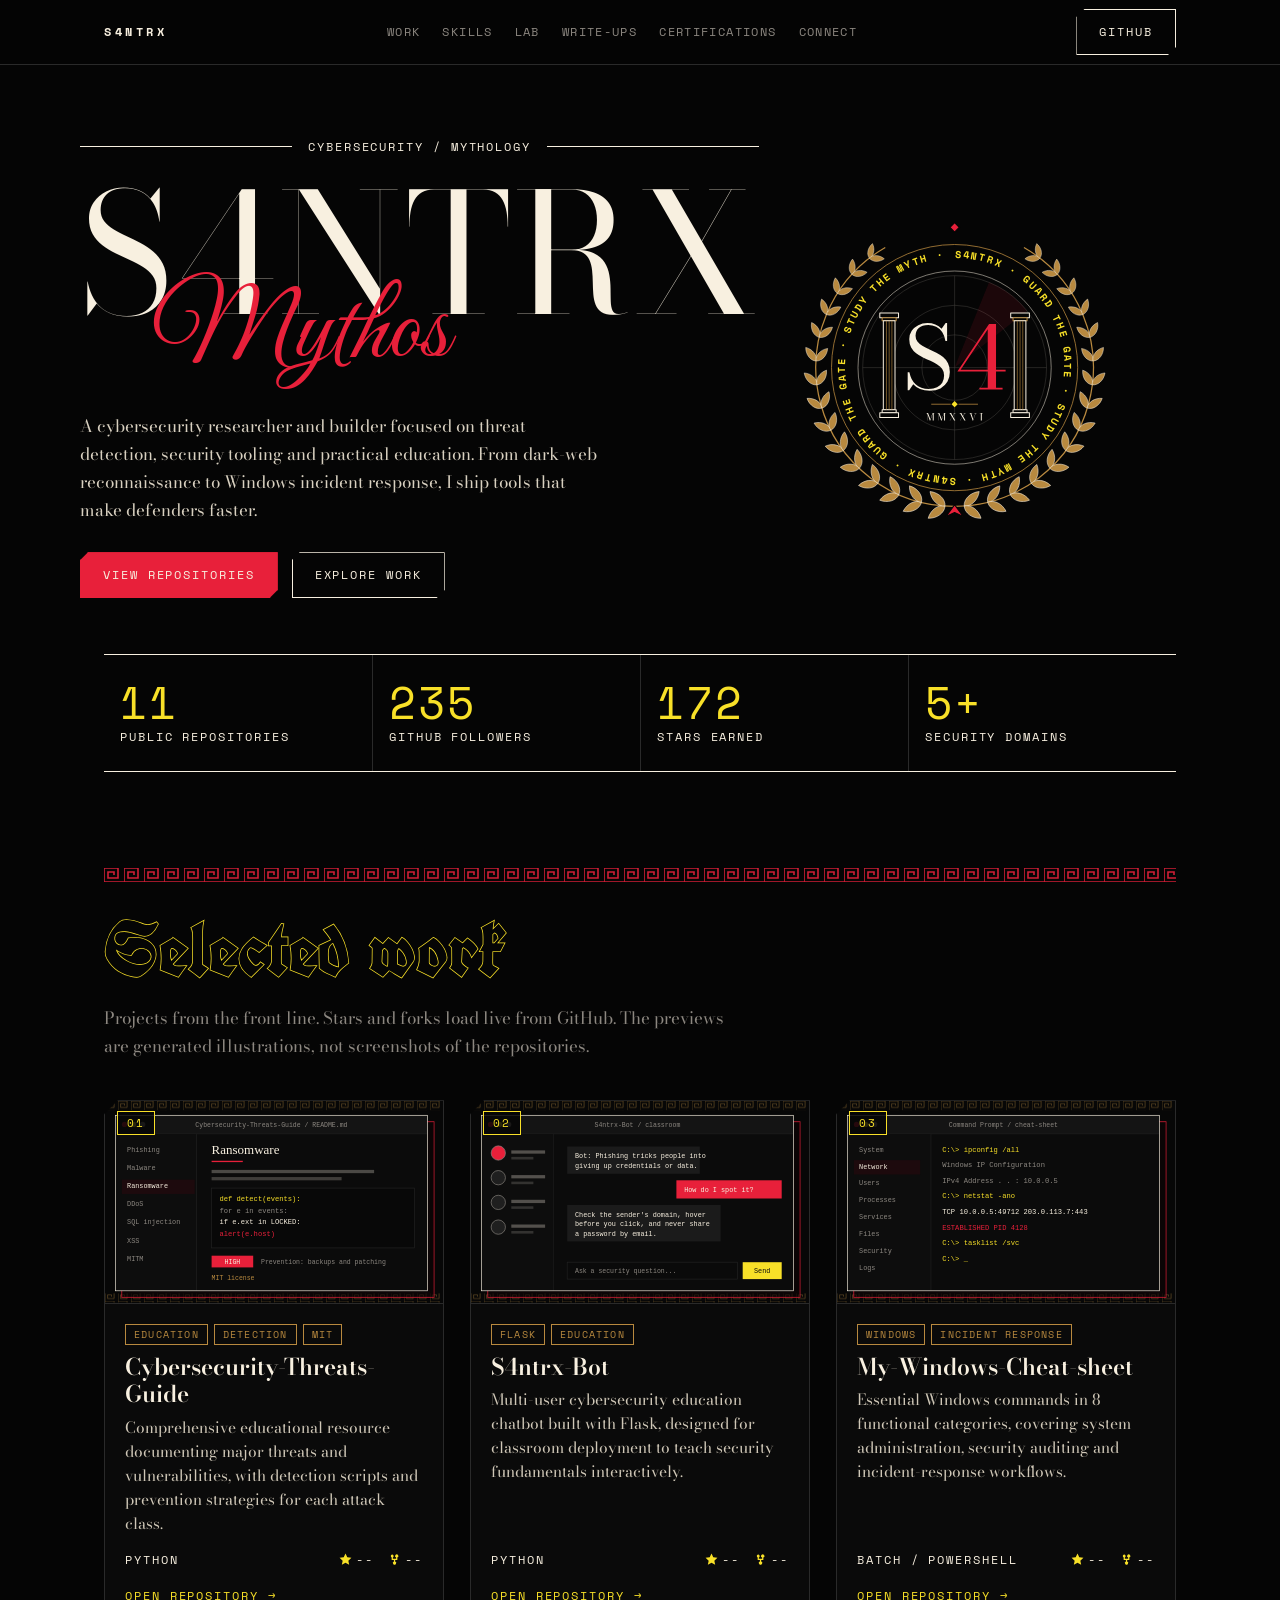
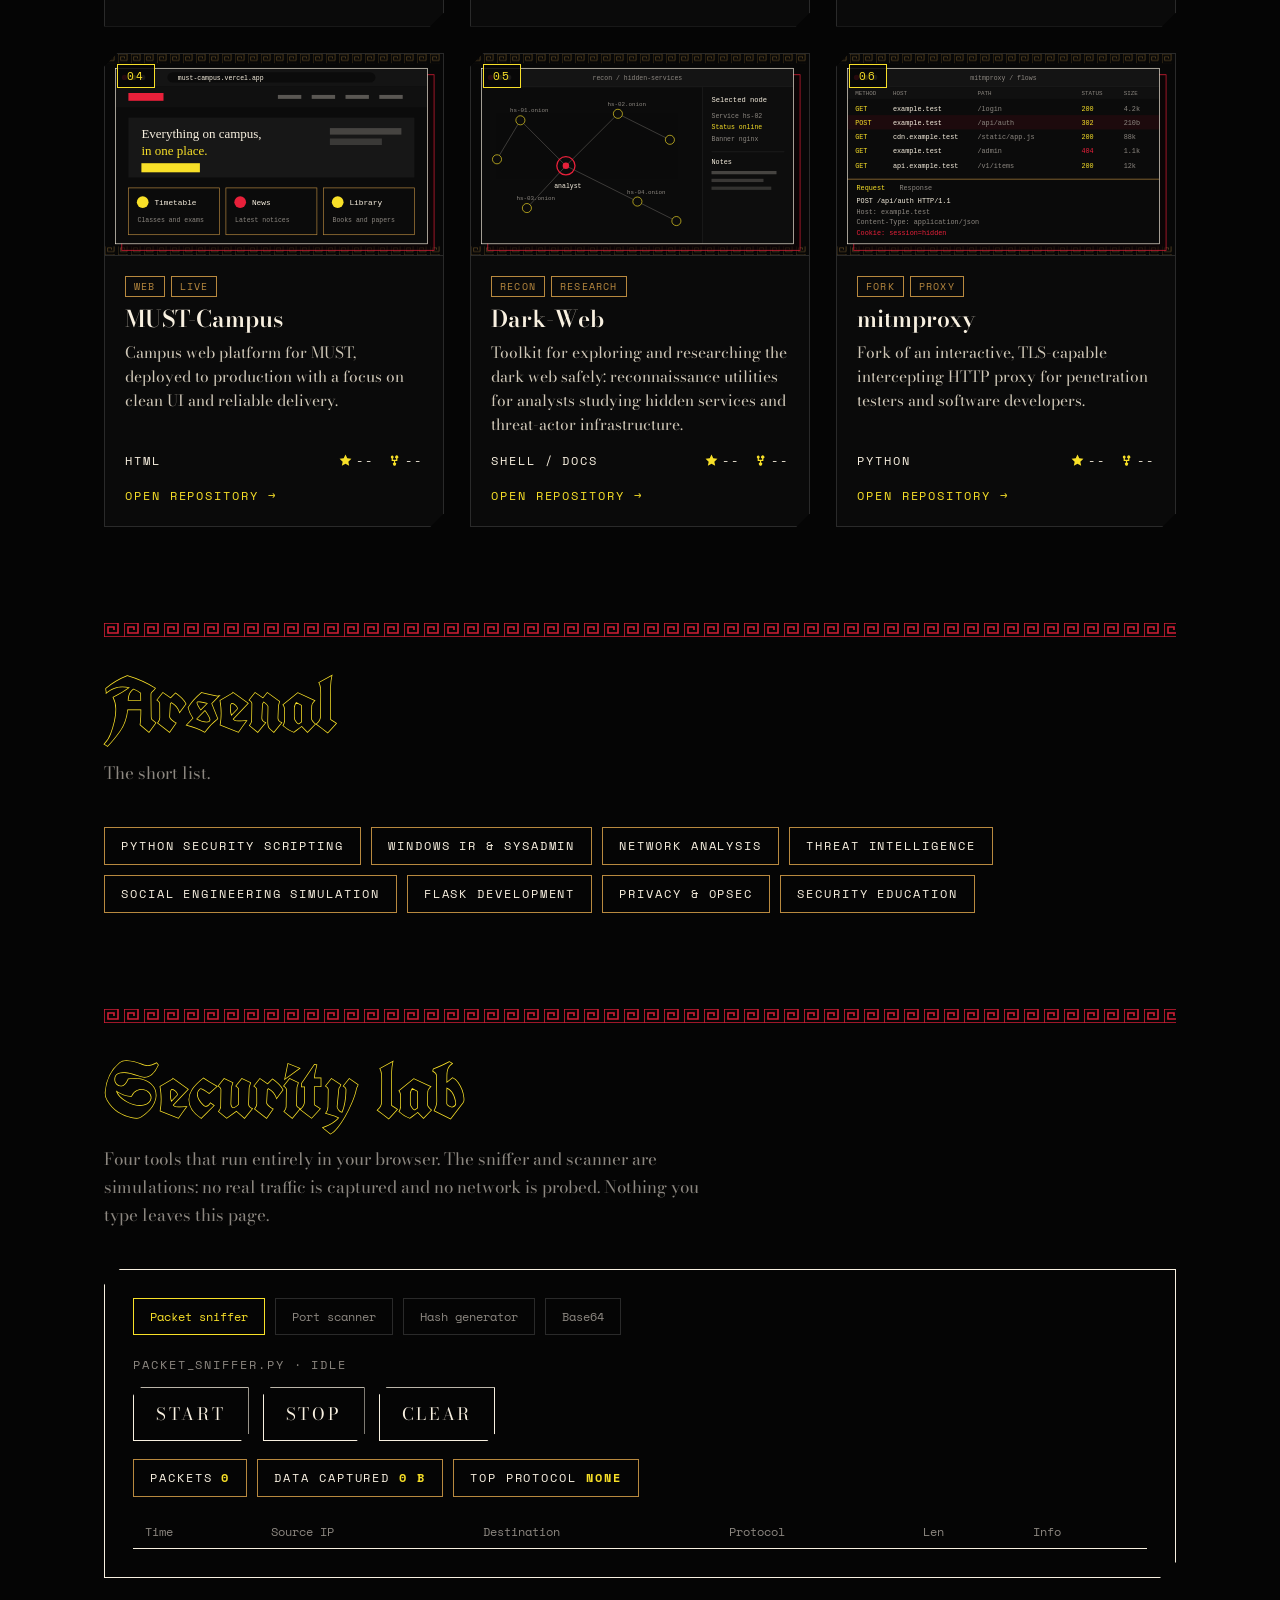
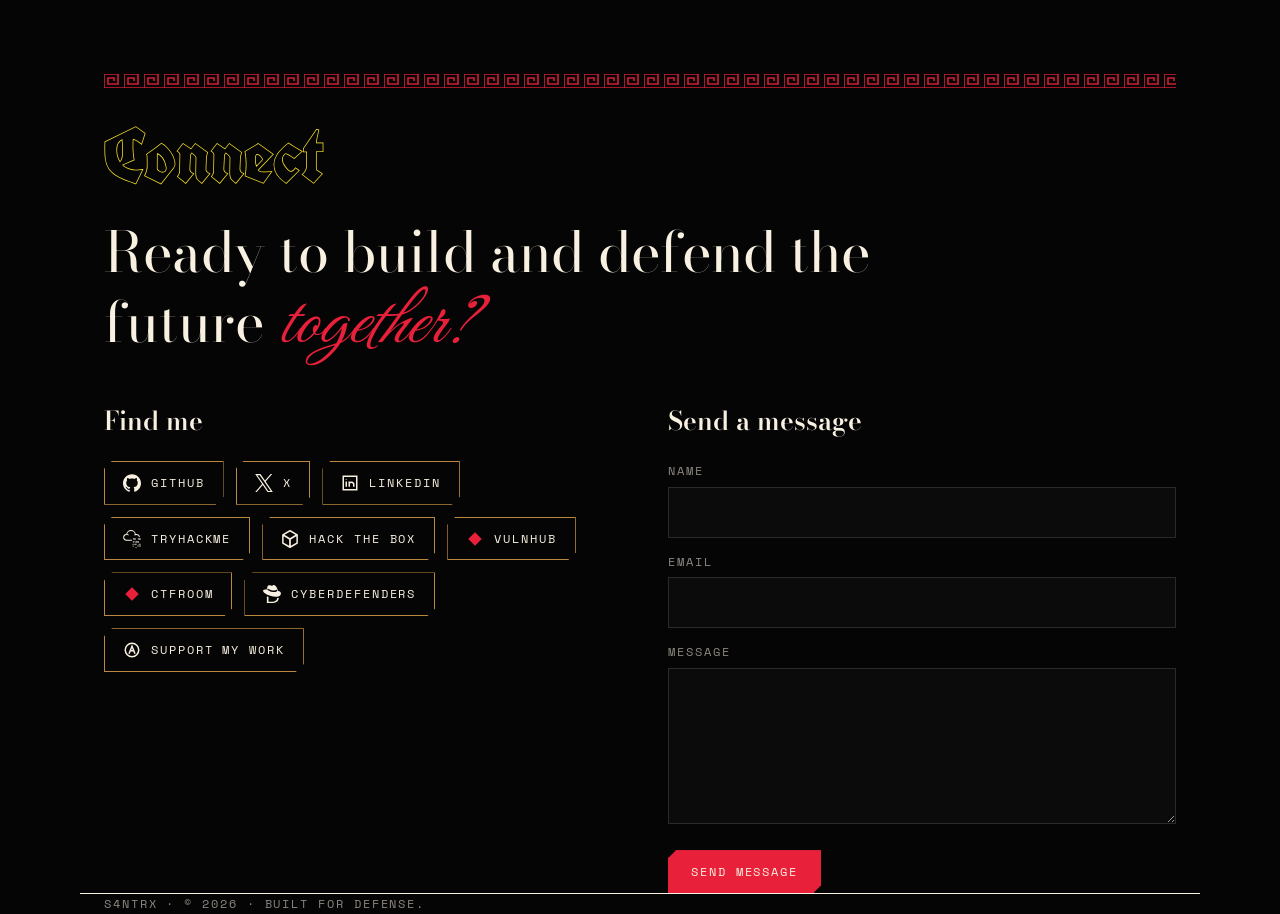
<file: index.html>
<!DOCTYPE html>
<html lang="en"><head><meta charset="utf-8"><meta name="viewport" content="width=device-width, initial-scale=1, viewport-fit=cover"><title>S4NTRX | Cybersecurity Researcher &amp; Tool Builder</title><meta name="description" content="S4NTRX builds threat-detection tooling, incident-response references and security education platforms."><link rel="icon" type="image/svg+xml" href="data:image/svg+xml,%3Csvg%20xmlns%3D%22http%3A%2F%2Fwww.w3.org%2F2000%2Fsvg%22%20viewBox%3D%22-200%20-200%20400%20400%22%3E%3Crect%20x%3D%22-200%22%20y%3D%22-200%22%20width%3D%22400%22%20height%3D%22400%22%20rx%3D%2264%22%20fill%3D%22%23050505%22%2F%3E%3Crect%20x%3D%22-190%22%20y%3D%22-190%22%20width%3D%22380%22%20height%3D%22380%22%20rx%3D%2256%22%20fill%3D%22none%22%20stroke%3D%22%23F8F0E0%22%20stroke-width%3D%225%22%2F%3E%3Cg%3E%3Cpath%20d%3D%22M0%20158A158%20158%200%200%200%2079.0%20-136.8%22%20fill%3D%22none%22%20stroke%3D%22%23B8893F%22%20stroke-width%3D%225%22%2F%3E%3Cpath%20transform%3D%22translate%2820.1%20156.7%29%20rotate%28-49.3%29%20scale%281.43%29%22%20d%3D%22M0%200C6-7%2018-7%2027%200%2018%207%206%207%200%200Z%22%20fill%3D%22%23B8893F%22%20stroke%3D%22%23050505%22%20stroke-width%3D%222%22%20stroke-linejoin%3D%22round%22%2F%3E%3Cpath%20transform%3D%22translate%2820.1%20156.7%29%20rotate%2834.7%29%20scale%281.43%29%22%20d%3D%22M0%200C6-7%2018-7%2027%200%2018%207%206%207%200%200Z%22%20fill%3D%22%23B8893F%22%20stroke%3D%22%23050505%22%20stroke-width%3D%222%22%20stroke-linejoin%3D%22round%22%2F%3E%3Cpath%20transform%3D%22translate%2863.1%20144.9%29%20rotate%28-65.5%29%20scale%281.39%29%22%20d%3D%22M0%200C6-7%2018-7%2027%200%2018%207%206%207%200%200Z%22%20fill%3D%22%23B8893F%22%20stroke%3D%22%23050505%22%20stroke-width%3D%222%22%20stroke-linejoin%3D%22round%22%2F%3E%3Cpath%20transform%3D%22translate%2863.1%20144.9%29%20rotate%2818.5%29%20scale%281.39%29%22%20d%3D%22M0%200C6-7%2018-7%2027%200%2018%207%206%207%200%200Z%22%20fill%3D%22%23B8893F%22%20stroke%3D%22%23050505%22%20stroke-width%3D%222%22%20stroke-linejoin%3D%22round%22%2F%3E%3Cpath%20transform%3D%22translate%28101.0%20121.5%29%20rotate%28-81.7%29%20scale%281.34%29%22%20d%3D%22M0%200C6-7%2018-7%2027%200%2018%207%206%207%200%200Z%22%20fill%3D%22%23B8893F%22%20stroke%3D%22%23050505%22%20stroke-width%3D%222%22%20stroke-linejoin%3D%22round%22%2F%3E%3Cpath%20transform%3D%22translate%28101.0%20121.5%29%20rotate%282.3%29%20scale%281.34%29%22%20d%3D%22M0%200C6-7%2018-7%2027%200%2018%207%206%207%200%200Z%22%20fill%3D%22%23B8893F%22%20stroke%3D%22%23050505%22%20stroke-width%3D%222%22%20stroke-linejoin%3D%22round%22%2F%3E%3Cpath%20transform%3D%22translate%28130.9%2088.4%29%20rotate%28-98.0%29%20scale%281.30%29%22%20d%3D%22M0%200C6-7%2018-7%2027%200%2018%207%206%207%200%200Z%22%20fill%3D%22%23B8893F%22%20stroke%3D%22%23050505%22%20stroke-width%3D%222%22%20stroke-linejoin%3D%22round%22%2F%3E%3Cpath%20transform%3D%22translate%28130.9%2088.4%29%20rotate%28-14.0%29%20scale%281.30%29%22%20d%3D%22M0%200C6-7%2018-7%2027%200%2018%207%206%207%200%200Z%22%20fill%3D%22%23B8893F%22%20stroke%3D%22%23050505%22%20stroke-width%3D%222%22%20stroke-linejoin%3D%22round%22%2F%3E%3Cpath%20transform%3D%22translate%28150.4%2048.3%29%20rotate%28-114.2%29%20scale%281.25%29%22%20d%3D%22M0%200C6-7%2018-7%2027%200%2018%207%206%207%200%200Z%22%20fill%3D%22%23B8893F%22%20stroke%3D%22%23050505%22%20stroke-width%3D%222%22%20stroke-linejoin%3D%22round%22%2F%3E%3Cpath%20transform%3D%22translate%28150.4%2048.3%29%20rotate%28-30.2%29%20scale%281.25%29%22%20d%3D%22M0%200C6-7%2018-7%2027%200%2018%207%206%207%200%200Z%22%20fill%3D%22%23B8893F%22%20stroke%3D%22%23050505%22%20stroke-width%3D%222%22%20stroke-linejoin%3D%22round%22%2F%3E%3Cpath%20transform%3D%22translate%28157.9%204.4%29%20rotate%28-130.4%29%20scale%281.21%29%22%20d%3D%22M0%200C6-7%2018-7%2027%200%2018%207%206%207%200%200Z%22%20fill%3D%22%23B8893F%22%20stroke%3D%22%23050505%22%20stroke-width%3D%222%22%20stroke-linejoin%3D%22round%22%2F%3E%3Cpath%20transform%3D%22translate%28157.9%204.4%29%20rotate%28-46.4%29%20scale%281.21%29%22%20d%3D%22M0%200C6-7%2018-7%2027%200%2018%207%206%207%200%200Z%22%20fill%3D%22%23B8893F%22%20stroke%3D%22%23050505%22%20stroke-width%3D%222%22%20stroke-linejoin%3D%22round%22%2F%3E%3Cpath%20transform%3D%22translate%28152.9%20-39.9%29%20rotate%28-146.6%29%20scale%281.16%29%22%20d%3D%22M0%200C6-7%2018-7%2027%200%2018%207%206%207%200%200Z%22%20fill%3D%22%23B8893F%22%20stroke%3D%22%23050505%22%20stroke-width%3D%222%22%20stroke-linejoin%3D%22round%22%2F%3E%3Cpath%20transform%3D%22translate%28152.9%20-39.9%29%20rotate%28-62.6%29%20scale%281.16%29%22%20d%3D%22M0%200C6-7%2018-7%2027%200%2018%207%206%207%200%200Z%22%20fill%3D%22%23B8893F%22%20stroke%3D%22%23050505%22%20stroke-width%3D%222%22%20stroke-linejoin%3D%22round%22%2F%3E%3Cpath%20transform%3D%22translate%28135.6%20-81.0%29%20rotate%28-162.9%29%20scale%281.12%29%22%20d%3D%22M0%200C6-7%2018-7%2027%200%2018%207%206%207%200%200Z%22%20fill%3D%22%23B8893F%22%20stroke%3D%22%23050505%22%20stroke-width%3D%222%22%20stroke-linejoin%3D%22round%22%2F%3E%3Cpath%20transform%3D%22translate%28135.6%20-81.0%29%20rotate%28-78.9%29%20scale%281.12%29%22%20d%3D%22M0%200C6-7%2018-7%2027%200%2018%207%206%207%200%200Z%22%20fill%3D%22%23B8893F%22%20stroke%3D%22%23050505%22%20stroke-width%3D%222%22%20stroke-linejoin%3D%22round%22%2F%3E%3Cpath%20transform%3D%22translate%28107.6%20-115.7%29%20rotate%28-179.1%29%20scale%281.07%29%22%20d%3D%22M0%200C6-7%2018-7%2027%200%2018%207%206%207%200%200Z%22%20fill%3D%22%23B8893F%22%20stroke%3D%22%23050505%22%20stroke-width%3D%222%22%20stroke-linejoin%3D%22round%22%2F%3E%3Cpath%20transform%3D%22translate%28107.6%20-115.7%29%20rotate%28-95.1%29%20scale%281.07%29%22%20d%3D%22M0%200C6-7%2018-7%2027%200%2018%207%206%207%200%200Z%22%20fill%3D%22%23B8893F%22%20stroke%3D%22%23050505%22%20stroke-width%3D%222%22%20stroke-linejoin%3D%22round%22%2F%3E%3Cpath%20d%3D%22M0%20158A158%20158%200%200%201%20-79.0%20-136.8%22%20fill%3D%22none%22%20stroke%3D%22%23B8893F%22%20stroke-width%3D%225%22%2F%3E%3Cpath%20transform%3D%22translate%28-20.1%20156.7%29%20rotate%28-214.7%29%20scale%281.43%29%22%20d%3D%22M0%200C6-7%2018-7%2027%200%2018%207%206%207%200%200Z%22%20fill%3D%22%23B8893F%22%20stroke%3D%22%23050505%22%20stroke-width%3D%222%22%20stroke-linejoin%3D%22round%22%2F%3E%3Cpath%20transform%3D%22translate%28-20.1%20156.7%29%20rotate%28-130.7%29%20scale%281.43%29%22%20d%3D%22M0%200C6-7%2018-7%2027%200%2018%207%206%207%200%200Z%22%20fill%3D%22%23B8893F%22%20stroke%3D%22%23050505%22%20stroke-width%3D%222%22%20stroke-linejoin%3D%22round%22%2F%3E%3Cpath%20transform%3D%22translate%28-63.1%20144.9%29%20rotate%28-198.5%29%20scale%281.39%29%22%20d%3D%22M0%200C6-7%2018-7%2027%200%2018%207%206%207%200%200Z%22%20fill%3D%22%23B8893F%22%20stroke%3D%22%23050505%22%20stroke-width%3D%222%22%20stroke-linejoin%3D%22round%22%2F%3E%3Cpath%20transform%3D%22translate%28-63.1%20144.9%29%20rotate%28-114.5%29%20scale%281.39%29%22%20d%3D%22M0%200C6-7%2018-7%2027%200%2018%207%206%207%200%200Z%22%20fill%3D%22%23B8893F%22%20stroke%3D%22%23050505%22%20stroke-width%3D%222%22%20stroke-linejoin%3D%22round%22%2F%3E%3Cpath%20transform%3D%22translate%28-101.0%20121.5%29%20rotate%28-182.3%29%20scale%281.34%29%22%20d%3D%22M0%200C6-7%2018-7%2027%200%2018%207%206%207%200%200Z%22%20fill%3D%22%23B8893F%22%20stroke%3D%22%23050505%22%20stroke-width%3D%222%22%20stroke-linejoin%3D%22round%22%2F%3E%3Cpath%20transform%3D%22translate%28-101.0%20121.5%29%20rotate%28-98.3%29%20scale%281.34%29%22%20d%3D%22M0%200C6-7%2018-7%2027%200%2018%207%206%207%200%200Z%22%20fill%3D%22%23B8893F%22%20stroke%3D%22%23050505%22%20stroke-width%3D%222%22%20stroke-linejoin%3D%22round%22%2F%3E%3Cpath%20transform%3D%22translate%28-130.9%2088.4%29%20rotate%28-166.0%29%20scale%281.30%29%22%20d%3D%22M0%200C6-7%2018-7%2027%200%2018%207%206%207%200%200Z%22%20fill%3D%22%23B8893F%22%20stroke%3D%22%23050505%22%20stroke-width%3D%222%22%20stroke-linejoin%3D%22round%22%2F%3E%3Cpath%20transform%3D%22translate%28-130.9%2088.4%29%20rotate%28-82.0%29%20scale%281.30%29%22%20d%3D%22M0%200C6-7%2018-7%2027%200%2018%207%206%207%200%200Z%22%20fill%3D%22%23B8893F%22%20stroke%3D%22%23050505%22%20stroke-width%3D%222%22%20stroke-linejoin%3D%22round%22%2F%3E%3Cpath%20transform%3D%22translate%28-150.4%2048.3%29%20rotate%28-149.8%29%20scale%281.25%29%22%20d%3D%22M0%200C6-7%2018-7%2027%200%2018%207%206%207%200%200Z%22%20fill%3D%22%23B8893F%22%20stroke%3D%22%23050505%22%20stroke-width%3D%222%22%20stroke-linejoin%3D%22round%22%2F%3E%3Cpath%20transform%3D%22translate%28-150.4%2048.3%29%20rotate%28-65.8%29%20scale%281.25%29%22%20d%3D%22M0%200C6-7%2018-7%2027%200%2018%207%206%207%200%200Z%22%20fill%3D%22%23B8893F%22%20stroke%3D%22%23050505%22%20stroke-width%3D%222%22%20stroke-linejoin%3D%22round%22%2F%3E%3Cpath%20transform%3D%22translate%28-157.9%204.4%29%20rotate%28-133.6%29%20scale%281.21%29%22%20d%3D%22M0%200C6-7%2018-7%2027%200%2018%207%206%207%200%200Z%22%20fill%3D%22%23B8893F%22%20stroke%3D%22%23050505%22%20stroke-width%3D%222%22%20stroke-linejoin%3D%22round%22%2F%3E%3Cpath%20transform%3D%22translate%28-157.9%204.4%29%20rotate%28-49.6%29%20scale%281.21%29%22%20d%3D%22M0%200C6-7%2018-7%2027%200%2018%207%206%207%200%200Z%22%20fill%3D%22%23B8893F%22%20stroke%3D%22%23050505%22%20stroke-width%3D%222%22%20stroke-linejoin%3D%22round%22%2F%3E%3Cpath%20transform%3D%22translate%28-152.9%20-39.9%29%20rotate%28-117.4%29%20scale%281.16%29%22%20d%3D%22M0%200C6-7%2018-7%2027%200%2018%207%206%207%200%200Z%22%20fill%3D%22%23B8893F%22%20stroke%3D%22%23050505%22%20stroke-width%3D%222%22%20stroke-linejoin%3D%22round%22%2F%3E%3Cpath%20transform%3D%22translate%28-152.9%20-39.9%29%20rotate%28-33.4%29%20scale%281.16%29%22%20d%3D%22M0%200C6-7%2018-7%2027%200%2018%207%206%207%200%200Z%22%20fill%3D%22%23B8893F%22%20stroke%3D%22%23050505%22%20stroke-width%3D%222%22%20stroke-linejoin%3D%22round%22%2F%3E%3Cpath%20transform%3D%22translate%28-135.6%20-81.0%29%20rotate%28-101.1%29%20scale%281.12%29%22%20d%3D%22M0%200C6-7%2018-7%2027%200%2018%207%206%207%200%200Z%22%20fill%3D%22%23B8893F%22%20stroke%3D%22%23050505%22%20stroke-width%3D%222%22%20stroke-linejoin%3D%22round%22%2F%3E%3Cpath%20transform%3D%22translate%28-135.6%20-81.0%29%20rotate%28-17.1%29%20scale%281.12%29%22%20d%3D%22M0%200C6-7%2018-7%2027%200%2018%207%206%207%200%200Z%22%20fill%3D%22%23B8893F%22%20stroke%3D%22%23050505%22%20stroke-width%3D%222%22%20stroke-linejoin%3D%22round%22%2F%3E%3Cpath%20transform%3D%22translate%28-107.6%20-115.7%29%20rotate%28-84.9%29%20scale%281.07%29%22%20d%3D%22M0%200C6-7%2018-7%2027%200%2018%207%206%207%200%200Z%22%20fill%3D%22%23B8893F%22%20stroke%3D%22%23050505%22%20stroke-width%3D%222%22%20stroke-linejoin%3D%22round%22%2F%3E%3Cpath%20transform%3D%22translate%28-107.6%20-115.7%29%20rotate%28-0.9%29%20scale%281.07%29%22%20d%3D%22M0%200C6-7%2018-7%2027%200%2018%207%206%207%200%200Z%22%20fill%3D%22%23B8893F%22%20stroke%3D%22%23050505%22%20stroke-width%3D%222%22%20stroke-linejoin%3D%22round%22%2F%3E%3C%2Fg%3E%3Ccircle%20r%3D%22122%22%20fill%3D%22none%22%20stroke%3D%22%23B8893F%22%20stroke-width%3D%226%22%2F%3E%3Cpath%20d%3D%22M0%20154l-16%2024%2016-8%2016%208z%22%20fill%3D%22%23E8203A%22%20stroke%3D%22%23050505%22%20stroke-width%3D%223%22%20stroke-linejoin%3D%22round%22%2F%3E%3Cpath%20d%3D%22M0-186l11%2011-11%2011-11-11z%22%20fill%3D%22%23E8203A%22%20stroke%3D%22%23050505%22%20stroke-width%3D%223%22%2F%3E%3Cpath%20d%3D%22M-42.838%2055.204Q-52.641999999999996%2055.204%20-59.786%2052.164Q-66.93%2049.124%20-71.718%2043.804L-78.786%2054.52H-81.37V23.284000000000002H-78.406Q-77.19%2029.516000000000002%20-74.53%2034.76Q-71.87%2040.004%20-67.652%2043.879999999999995Q-63.434%2047.756%20-57.62%2049.922Q-51.806%2052.088%20-44.206%2052.088Q-36.15%2052.088%20-30.26%2049.352000000000004Q-24.370000000000005%2046.616%20-21.178000000000004%2041.41Q-17.986000000000004%2036.204%20-17.986000000000004%2028.68Q-17.986000000000004%2021.992%20-21.254000000000005%2017.394Q-24.522000000000006%2012.796%20-29.956000000000003%209.414000000000001Q-35.39%206.032000000000004%20-41.85%203.182000000000002Q-48.31%200.33200000000000074%20-54.77%20-2.783999999999999Q-61.230000000000004%20-5.899999999999999%20-66.664%20-10.041999999999998Q-72.098%20-14.183999999999997%20-75.366%20-20.073999999999998Q-78.634%20-25.964%20-78.634%20-34.39999999999999Q-78.634%20-42.836%20-74.378%20-49.144Q-70.122%20-55.452%20-62.94%20-58.986Q-55.758%20-62.519999999999996%20-47.094%20-62.519999999999996Q-39.57%20-62.519999999999996%20-33.262%20-60.126Q-26.954%20-57.732%20-22.317999999999998%20-52.867999999999995L-15.25%20-62.519999999999996H-12.742000000000004V-31.283999999999992H-15.629999999999995Q-17.150000000000006%20-40.78399999999999%20-21.330000000000005%20-46.977999999999994Q-25.510000000000005%20-53.172%20-31.742%20-56.174Q-37.974%20-59.176%20-45.65%20-59.176Q-56.518%20-59.176%20-62.104%20-54.046Q-67.69%20-48.916%20-67.69%20-40.480000000000004Q-67.69%20-34.476%20-64.46000000000001%20-30.296Q-61.230000000000004%20-26.116%20-55.91%20-22.961999999999996Q-50.589999999999996%20-19.807999999999993%20-44.206%20-16.995999999999995Q-37.822%20-14.183999999999997%20-31.438000000000002%20-10.953999999999997Q-25.054000000000002%20-7.723999999999997%20-19.734%20-3.315999999999999Q-14.414000000000001%201.0919999999999987%20-11.183999999999997%207.361999999999998Q-7.9539999999999935%2013.631999999999998%20-7.9539999999999935%2022.6Q-7.9539999999999935%2032.480000000000004%20-12.209999999999994%2039.81400000000001Q-16.465999999999994%2047.148%20-24.293999999999997%2051.176Q-32.122%2055.204%20-42.838%2055.204Z%22%20fill%3D%22%23F8F0E0%22%2F%3E%3Cpath%20d%3D%22M42.913999999999994%2053.0V50.036H57.35399999999999V21.764H4.457999999999994L59.63399999999999%20-61.0H71.794V18.800000000000004H88.514V21.764H71.794V50.036H83.19399999999999V53.0ZM57.35399999999999%2018.800000000000004V-51.879999999999995L10.081999999999994%2018.800000000000004Z%22%20fill%3D%22%23E8203A%22%2F%3E%3C%2Fsvg%3E"><link rel="preconnect" href="https://fonts.googleapis.com"><link rel="preconnect" href="https://fonts.gstatic.com" crossorigin><link href="https://fonts.googleapis.com/css2?family=Bodoni+Moda:ital,wght@0,400;0,600;1,400&family=Great+Vibes&family=Space+Mono:wght@400;700&family=UnifrakturCook:wght@700&display=swap" rel="stylesheet"><style>
:root{--bk:#050505;--bone:#F8F0E0;--red:#E8203A;--yel:#F8E028;--gold:#B8893F;--mute:#8C8780;--line:#2a2a2a;color-scheme:dark}
*{box-sizing:border-box;margin:0}
html{scroll-behavior:smooth;scroll-padding-top:72px}
body{background:var(--bk);color:var(--bone);font:17px/1.65 "Bodoni Moda",Georgia,serif;padding:env(safe-area-inset-top) 0 env(safe-area-inset-bottom)}
a{color:inherit;text-decoration:none}
a:focus-visible,button:focus-visible,input:focus-visible,textarea:focus-visible{outline:2px solid var(--yel);outline-offset:3px}
.mono{font-family:"Space Mono",monospace;font-size:12px;letter-spacing:.16em;text-transform:uppercase}
.wrap{max-width:1120px;margin:0 auto;padding:0 24px}
nav{position:sticky;top:0;z-index:5;background:rgba(5,5,5,.94);border-bottom:1px solid var(--line)}
nav .wrap{display:flex;align-items:center;justify-content:space-between;height:64px;gap:16px}
nav b{font-weight:600;letter-spacing:.3em}
nav ul{display:flex;gap:28px;list-style:none;padding:0}
nav ul a{color:var(--mute)}nav ul a:hover{color:var(--bone)}
.btn{display:inline-block;padding:12px 22px;border:1px solid var(--bone);clip-path:polygon(8px 0,100% 0,100% calc(100% - 8px),calc(100% - 8px) 100%,0 100%,0 8px)}
.btn.red{background:var(--red);border-color:var(--red)}.btn:hover{background:var(--yel);border-color:var(--yel);color:var(--bk)}
.hero{display:grid;grid-template-columns:1.2fr .8fr;gap:32px;align-items:center;padding:72px 0 56px}
.rule{display:flex;align-items:center;gap:16px;color:var(--bone)}.rule:before,.rule:after{content:"";height:1px;background:var(--bone);flex:1}
h1{font-weight:400;font-size:clamp(64px,13vw,168px);line-height:.95;letter-spacing:.02em;margin:18px 0 0}
.script{font-family:"Great Vibes",cursive;color:var(--red);font-size:clamp(48px,8vw,104px);line-height:1;margin:-.5em 0 0 .7em;position:relative}
.lead{max-width:520px;margin:28px 0;color:#d8d0c0}
.actions{display:flex;gap:14px;flex-wrap:wrap}
.emblem{width:100%;max-width:420px;justify-self:center}
.stats{display:grid;grid-template-columns:repeat(4,1fr);border-top:1px solid var(--bone);border-bottom:1px solid var(--bone)}
.stats div{padding:24px 16px;border-left:1px solid var(--line)}.stats div:first-child{border:0}
.stats b{display:block;font-size:44px;font-weight:400;color:var(--yel);line-height:1.1}
section{padding:96px 0 0}
.key{height:14px;margin:0 0 28px;background:url("data:image/svg+xml,%3Csvg xmlns='http://www.w3.org/2000/svg' width='20' height='14'%3E%3Cpath d='M0 14V0H14V10H4V4H10V7M0 14H20' fill='none' stroke='%23E8203A' stroke-width='1.6'/%3E%3C/svg%3E") repeat-x;opacity:.9}
h2{font:700 clamp(40px,7vw,76px)/1.05 "UnifrakturCook",serif;color:var(--bk);-webkit-text-stroke:1.5px var(--yel);paint-order:stroke fill}
.sub{max-width:620px;color:var(--mute);margin:14px 0 40px}
.row{display:grid;grid-template-columns:64px 1fr 150px 40px;gap:20px;align-items:start;padding:28px 0;border-top:1px solid var(--line);transition:border-color .2s}
.row:last-child{border-bottom:1px solid var(--line)}.row:hover{border-top-color:var(--red)}.row:hover .arr{color:var(--red);transform:translateX(4px)}
.row .n{color:var(--red);font-style:italic;font-size:26px}
.row h3{font-weight:600;font-size:26px;line-height:1.2;margin-bottom:6px}.row p{color:#cfc7b7;max-width:640px}
.tag{display:inline-block;margin:10px 8px 0 0;padding:2px 10px;border:1px solid var(--gold);color:var(--gold)}.tag.live{border-color:var(--yel);color:var(--yel)}
.arr{transition:.2s;font-size:22px;text-align:right}.lang{color:var(--mute)}
.skills{display:grid;grid-template-columns:1fr 1fr;gap:0 56px}
.sk{padding:20px 0;border-top:1px solid var(--line)}.sk h3{font-weight:600;font-size:21px;display:flex;justify-content:space-between;gap:12px}
.sk h3 span{color:var(--yel);font-family:"Space Mono",monospace;font-size:13px}.sk p{color:var(--mute);font-size:15px;margin:2px 0 12px}
.bar{height:4px;background:var(--line)}.bar i{display:block;height:100%;background:var(--red)}
.lab{border:1px solid var(--bone);padding:28px;clip-path:polygon(16px 0,100% 0,100% calc(100% - 16px),calc(100% - 16px) 100%,0 100%,0 16px)}
.tabs{display:flex;gap:10px;margin-bottom:20px}
.tabs button{background:none;border:1px solid var(--line);color:var(--mute);padding:8px 16px;cursor:pointer;font:inherit}
.tabs button[aria-selected=true]{border-color:var(--yel);color:var(--yel)}
textarea,input{width:100%;background:#0b0b0b;color:var(--bone);border:1px solid var(--line);padding:14px;font:14px "Space Mono",monospace;resize:vertical}
.out{margin-top:14px;padding:14px;border:1px dashed var(--gold);color:var(--yel);font:13px/1.7 "Space Mono",monospace;word-break:break-all;min-height:56px}
.out div{margin-bottom:6px}.out span{color:var(--mute)}
.pane[hidden]{display:none}.pane .btn{margin-top:12px;background:none;color:var(--bone);cursor:pointer;font:inherit}
.contact h2{font-size:clamp(36px,6vw,64px)}
.big{font-size:clamp(32px,5vw,56px);line-height:1.15;max-width:820px;margin-bottom:32px}.big em{color:var(--red);font-family:"Great Vibes",cursive;font-size:1.3em}
.links{display:flex;flex-wrap:wrap;gap:10px;margin-top:28px}.links a{padding:8px 14px;border:1px solid var(--line);color:var(--mute)}.links a:hover{border-color:var(--yel);color:var(--yel)}
footer{margin-top:96px;padding:28px 0;border-top:1px solid var(--bone);color:var(--mute)}
@media(max-width:820px){nav ul{display:none}.hero{grid-template-columns:1fr}.emblem{max-width:300px}.stats{grid-template-columns:1fr 1fr}.stats div:nth-child(3){border-left:0}.row{grid-template-columns:40px 1fr}.row .lang,.row .arr{display:none}.skills{grid-template-columns:1fr}}
@media(prefers-reduced-motion:reduce){*{transition:none!important;scroll-behavior:auto!important}}

.cards{display:grid;grid-template-columns:repeat(3,1fr);gap:22px}
.card{display:flex;flex-direction:column;border:1px solid var(--line);background:#0a0a0a;transition:border-color .2s,transform .2s}
.card:hover{border-color:var(--red);transform:translateY(-3px)}.card .art{display:block;width:100%}
.card .b{padding:20px;display:flex;flex-direction:column;gap:8px;flex:1}.card h3{font-weight:600;font-size:23px;line-height:1.2}.card p{color:#cfc7b7;font-size:15.5px;line-height:1.55;flex:1}
.card .f{display:flex;justify-content:space-between;color:var(--mute);margin-top:6px}.cap{color:var(--mute);font-size:10px;padding:6px 20px 0;opacity:.8}
.chips{display:flex;flex-wrap:wrap;gap:10px}.chips span{padding:8px 16px;border:1px solid var(--gold);color:var(--bone)}
details.post{border-top:1px solid var(--line);padding:22px 0}details.post:last-child{border-bottom:1px solid var(--line)}
details.post summary{cursor:pointer;list-style:none;display:grid;grid-template-columns:1fr auto;gap:6px 20px}details.post summary::-webkit-details-marker{display:none}
details.post h3{font-weight:600;font-size:25px}details.post .tg{color:var(--red)}details.post summary p{grid-column:1/-1;color:var(--mute)}
details.post[open] summary h3{color:var(--yel)}details.post .bd{max-width:720px;margin-top:14px;color:#d8d0c0}details.post .bd p{margin-bottom:12px}details.post a.l{color:var(--yel);border-bottom:1px solid var(--yel)}
.split{display:grid;grid-template-columns:1fr 1fr;gap:56px;margin-top:8px}.split h3{font-weight:600;font-size:26px;margin-bottom:18px}
.soc a{display:flex;justify-content:space-between;padding:14px 0;border-top:1px solid var(--line)}.soc a:last-child{border-bottom:1px solid var(--line)}.soc a:hover{color:var(--yel)}.soc span{color:var(--mute)}
form label{display:block;margin:14px 0 6px;color:var(--mute)}form .btn{margin-top:18px;background:var(--red);border-color:var(--red);color:var(--bone);cursor:pointer;font-family:"Space Mono",monospace}form .btn:hover{background:var(--yel);color:var(--bk)}
.hp{display:none}
.idx{color:var(--red);margin-bottom:10px}.mute{color:var(--mute);margin:18px 0 10px}
.h3{font-weight:600;font-size:26px;margin:56px 0 18px}.h3.f0{margin-top:0}
.two{display:grid;grid-template-columns:1.2fr .8fr;gap:56px}.two p{color:#d8d0c0}
.focus{list-style:none;padding:0}.focus li{padding:12px 0;border-top:1px solid var(--line);color:#d8d0c0}.focus li:last-child{border-bottom:1px solid var(--line)}
.tight{padding-top:72px}
.empty{border:1px dashed var(--gold);padding:22px;color:var(--mute)}.empty a{color:var(--yel);border-bottom:1px solid var(--yel)}
.ent{padding:16px 0;border-top:1px solid var(--line)}.ent:last-child{border-bottom:1px solid var(--line)}.ent b{display:block;font-weight:600;font-size:20px}.ent span{color:var(--mute)}.ent .y{color:var(--yel);float:right}
.docs a.doc{display:flex;justify-content:space-between;align-items:baseline;gap:20px;flex-wrap:wrap;padding:20px 0;border-top:1px solid var(--line);transition:color .2s}.docs a.doc:last-child{border-bottom:1px solid var(--line)}.docs a.doc b{font-weight:600;font-size:22px}.docs a.doc span{color:var(--mute)}.docs a.doc:hover b{color:var(--yel)}
@media(max-width:820px){.two{grid-template-columns:1fr;gap:32px}}
.cards{gap:26px}.card{clip-path:polygon(14px 0,100% 0,100% calc(100% - 14px),calc(100% - 14px) 100%,0 100%,0 14px)}
.shot{position:relative;overflow:hidden;border-bottom:1px solid var(--line);background:#070707}.shot .art{transition:transform .6s}.card:hover .shot .art{transform:scale(1.05)}
.num{position:absolute;top:10px;left:12px;color:var(--yel);background:rgba(5,5,5,.85);padding:2px 9px;border:1px solid var(--yel);font-size:11px}
.tags{display:flex;gap:6px;flex-wrap:wrap}.tags span{font:10px "Space Mono",monospace;letter-spacing:.12em;text-transform:uppercase;padding:2px 8px;border:1px solid var(--gold);color:var(--gold)}
.go{color:var(--yel);margin-top:8px;transition:letter-spacing .25s}.card:hover .go{letter-spacing:.26em}.lang{color:var(--bone)}
.sf{display:flex;gap:14px;align-items:center}.sf svg{width:13px;height:13px;fill:var(--yel);vertical-align:-2px;margin-right:4px}.sf b{font-weight:400;color:var(--bone)}
.post.card .b{gap:10px}.post.card .tg{color:var(--red)}.post.card h3{font-size:24px}.post.card .l{color:var(--yel);border-bottom:1px solid var(--yel);align-self:flex-start;margin-top:6px}
.card:hover .art{filter:brightness(1.12)}
.tb{width:100%;border-collapse:collapse;font:12px "Space Mono",monospace;white-space:nowrap}.tb th{text-align:left;color:var(--mute);font-weight:400;padding:8px 12px;border-bottom:1px solid var(--bone);position:sticky;top:0;background:var(--bk)}.tb td{padding:6px 12px;border-bottom:1px solid var(--line)}.tb td:nth-child(4){color:var(--yel)}
.lab .btn{background:none;color:var(--bone);cursor:pointer;font:inherit;margin:12px 10px 0 0}.lab .actions .btn{margin:0}.lab .btn:hover{background:var(--yel);color:var(--bk)}
.soc{display:flex;flex-wrap:wrap;gap:12px}.soc a{display:inline-flex;align-items:center;gap:10px;padding:11px 18px;border:1px solid var(--gold);border-top:1px solid var(--gold);clip-path:polygon(8px 0,100% 0,100% calc(100% - 8px),calc(100% - 8px) 100%,0 100%,0 8px)}.soc a:last-child{border-bottom:1px solid var(--gold)}.soc a:hover{border-color:var(--yel);color:var(--yel)}.soc svg{width:18px;height:18px;fill:currentColor;flex:none}
@media(max-width:820px){.cards{grid-template-columns:1fr}.split{grid-template-columns:1fr;gap:40px}}


nav ul{gap:22px}nav ul a{font-size:11.5px;letter-spacing:.12em;padding:6px 0;white-space:nowrap;border-bottom:1px solid transparent}
nav ul a[aria-current=page]{color:var(--yel);border-bottom-color:var(--yel)}.brand b{font-weight:600;letter-spacing:.3em}
.nextp{padding:72px 24px 0;max-width:1120px;margin:0 auto;display:flex;justify-content:flex-end}
@media(max-width:820px){nav .wrap{flex-wrap:wrap;height:auto;padding:10px 24px 6px}nav ul{display:flex!important;order:3;width:100%;overflow-x:auto;gap:20px;padding:6px 0 8px;scrollbar-width:none}nav ul::-webkit-scrollbar{display:none}}
@media(prefers-reduced-motion:reduce){.page.on{animation:none!important}}

.pagehead{padding:72px 0 0}
.mute2{color:var(--mute)}.card.post .lab{color:var(--red);margin-top:6px}
.pts{list-style:none;padding:0;color:#cfc7b7;font-size:15px}.pts li{position:relative;padding:5px 0 5px 20px}.pts li:before{content:"";position:absolute;left:0;top:15px;width:10px;height:1px;background:var(--red)}
.card.tpl{background:transparent;border:1px dashed var(--gold)}.card.tpl:hover{border-color:var(--yel);transform:none}.tpl .tg{color:var(--yel)}.soon{color:var(--mute);margin-top:auto;padding-top:10px}
.cframe{aspect-ratio:4/3;display:grid;place-items:center;border-bottom:1px dashed var(--gold);color:var(--mute);background:#080808;overflow:hidden}.cframe img{width:100%;height:100%;object-fit:cover;display:block}
.cmeta{display:flex;flex-wrap:wrap;gap:6px 16px;color:var(--mute)}.clinks{display:flex;gap:16px;margin-top:10px}.clinks a{color:var(--yel);border-bottom:1px solid var(--yel)}.clinks span{color:var(--mute);border-bottom:1px dashed var(--mute)}
nav ul a[aria-current=page]{color:var(--yel);border-bottom-color:var(--yel)}
</style></head>
<body id="top"><nav><div class="wrap"><a class="brand mono" href="#top"><b>S4NTRX</b></a><ul class="mono"><li><a href="#work">Work</a></li><li><a href="#skills">Skills</a></li><li><a href="#lab">Lab</a></li><li><a href="writeups.html">Write-ups</a></li><li><a href="certifications.html">Certifications</a></li><li><a href="#contact">Connect</a></li></ul><a class="btn mono" href="https://github.com/s4ntrx">GitHub</a></div></nav><div id="home"><header class="wrap hero">
<div>
<div class="rule mono">Cybersecurity / Mythology</div>
<h1>S4NTRX</h1>
<div class="script" aria-hidden="true">Mythos</div>
<p class="lead">A cybersecurity researcher and builder focused on threat detection, security tooling and practical education. From dark-web reconnaissance to Windows incident response, I ship tools that make defenders faster.</p>
<div class="actions"><a class="btn red mono" href="https://github.com/s4ntrx?tab=repositories">View repositories</a><a class="btn mono" href="#work">Explore work</a></div>
</div>
<svg class="emblem" id="emblem" viewBox="-210 -210 420 420" role="img" aria-label="The S4NTRX seal: the letters S4 between two columns, with the year MMXXVI, inside a laurel wreath and a ring reading guard the gate, study the myth"></svg>
</header>

<div class="wrap"><div class="stats mono">
<div><b id="st-r">11</b>Public repositories</div><div><b id="st-f">235</b>GitHub followers</div><div><b id="st-s">172</b>Stars earned</div><div><b>5+</b>Security domains</div></div></div></div><section id="work"><div class="wrap"><div class="key"></div><h2>Selected work</h2><p class="sub">Projects from the front line. Stars and forks load live from GitHub. The previews are generated illustrations, not screenshots of the repositories.</p><div class="cards"><a class="card" data-repo="Cybersecurity-Threats-Guide" href="https://github.com/s4ntrx/Cybersecurity-Threats-Guide"><div class="shot"><svg class="art" data-i="0" viewBox="0 0 520 310" role="img" aria-label="Preview of Cybersecurity-Threats-Guide"></svg><span class="num mono">01</span></div><div class="b"><div class="tags"><span>Education</span><span>Detection</span><span>MIT</span></div><h3>Cybersecurity-Threats-Guide</h3><p>Comprehensive educational resource documenting major threats and vulnerabilities, with detection scripts and prevention strategies for each attack class.</p><div class="f mono"><span class="lang">Python</span><span class="sf"><span><svg viewBox="0 0 16 16" aria-hidden="true"><path d="M8 .6l2.2 4.7 5.1.6-3.8 3.5 1 5.1L8 12l-4.5 2.5 1-5.1L.7 5.9l5.1-.6z"/></svg><b data-s>--</b></span><span><svg viewBox="0 0 16 16" aria-hidden="true"><path d="M5 1.8a2 2 0 011 3.7V7h4V5.5a2 2 0 11 1.5 0V8.5H8.8v2a2 2 0 11-1.5 0v-2H4.5V5.5A2 2 0 015 1.8z"/></svg><b data-f>--</b></span></span></div><span class="go mono">Open repository →</span></div></a><a class="card" data-repo="S4ntrx-Bot" href="https://github.com/s4ntrx/S4ntrx-Bot"><div class="shot"><svg class="art" data-i="1" viewBox="0 0 520 310" role="img" aria-label="Preview of S4ntrx-Bot"></svg><span class="num mono">02</span></div><div class="b"><div class="tags"><span>Flask</span><span>Education</span></div><h3>S4ntrx-Bot</h3><p>Multi-user cybersecurity education chatbot built with Flask, designed for classroom deployment to teach security fundamentals interactively.</p><div class="f mono"><span class="lang">Python</span><span class="sf"><span><svg viewBox="0 0 16 16" aria-hidden="true"><path d="M8 .6l2.2 4.7 5.1.6-3.8 3.5 1 5.1L8 12l-4.5 2.5 1-5.1L.7 5.9l5.1-.6z"/></svg><b data-s>--</b></span><span><svg viewBox="0 0 16 16" aria-hidden="true"><path d="M5 1.8a2 2 0 011 3.7V7h4V5.5a2 2 0 11 1.5 0V8.5H8.8v2a2 2 0 11-1.5 0v-2H4.5V5.5A2 2 0 015 1.8z"/></svg><b data-f>--</b></span></span></div><span class="go mono">Open repository →</span></div></a><a class="card" data-repo="My-Windows-Cheat-sheet" href="https://github.com/s4ntrx/My-Windows-Cheat-sheet"><div class="shot"><svg class="art" data-i="2" viewBox="0 0 520 310" role="img" aria-label="Preview of My-Windows-Cheat-sheet"></svg><span class="num mono">03</span></div><div class="b"><div class="tags"><span>Windows</span><span>Incident response</span></div><h3>My-Windows-Cheat-sheet</h3><p>Essential Windows commands in 8 functional categories, covering system administration, security auditing and incident-response workflows.</p><div class="f mono"><span class="lang">Batch / PowerShell</span><span class="sf"><span><svg viewBox="0 0 16 16" aria-hidden="true"><path d="M8 .6l2.2 4.7 5.1.6-3.8 3.5 1 5.1L8 12l-4.5 2.5 1-5.1L.7 5.9l5.1-.6z"/></svg><b data-s>--</b></span><span><svg viewBox="0 0 16 16" aria-hidden="true"><path d="M5 1.8a2 2 0 011 3.7V7h4V5.5a2 2 0 11 1.5 0V8.5H8.8v2a2 2 0 11-1.5 0v-2H4.5V5.5A2 2 0 015 1.8z"/></svg><b data-f>--</b></span></span></div><span class="go mono">Open repository →</span></div></a><a class="card" data-repo="MUST-Campus" href="https://github.com/s4ntrx/MUST-Campus"><div class="shot"><svg class="art" data-i="3" viewBox="0 0 520 310" role="img" aria-label="Preview of MUST-Campus"></svg><span class="num mono">04</span></div><div class="b"><div class="tags"><span>Web</span><span>Live</span></div><h3>MUST-Campus</h3><p>Campus web platform for MUST, deployed to production with a focus on clean UI and reliable delivery.</p><div class="f mono"><span class="lang">HTML</span><span class="sf"><span><svg viewBox="0 0 16 16" aria-hidden="true"><path d="M8 .6l2.2 4.7 5.1.6-3.8 3.5 1 5.1L8 12l-4.5 2.5 1-5.1L.7 5.9l5.1-.6z"/></svg><b data-s>--</b></span><span><svg viewBox="0 0 16 16" aria-hidden="true"><path d="M5 1.8a2 2 0 011 3.7V7h4V5.5a2 2 0 11 1.5 0V8.5H8.8v2a2 2 0 11-1.5 0v-2H4.5V5.5A2 2 0 015 1.8z"/></svg><b data-f>--</b></span></span></div><span class="go mono">Open repository →</span></div></a><a class="card" data-repo="Dark-Web" href="https://github.com/s4ntrx/Dark-Web"><div class="shot"><svg class="art" data-i="4" viewBox="0 0 520 310" role="img" aria-label="Preview of Dark-Web"></svg><span class="num mono">05</span></div><div class="b"><div class="tags"><span>Recon</span><span>Research</span></div><h3>Dark-Web</h3><p>Toolkit for exploring and researching the dark web safely: reconnaissance utilities for analysts studying hidden services and threat-actor infrastructure.</p><div class="f mono"><span class="lang">Shell / Docs</span><span class="sf"><span><svg viewBox="0 0 16 16" aria-hidden="true"><path d="M8 .6l2.2 4.7 5.1.6-3.8 3.5 1 5.1L8 12l-4.5 2.5 1-5.1L.7 5.9l5.1-.6z"/></svg><b data-s>--</b></span><span><svg viewBox="0 0 16 16" aria-hidden="true"><path d="M5 1.8a2 2 0 011 3.7V7h4V5.5a2 2 0 11 1.5 0V8.5H8.8v2a2 2 0 11-1.5 0v-2H4.5V5.5A2 2 0 015 1.8z"/></svg><b data-f>--</b></span></span></div><span class="go mono">Open repository →</span></div></a><a class="card" data-repo="mitmproxy" href="https://github.com/s4ntrx/mitmproxy"><div class="shot"><svg class="art" data-i="5" viewBox="0 0 520 310" role="img" aria-label="Preview of mitmproxy"></svg><span class="num mono">06</span></div><div class="b"><div class="tags"><span>Fork</span><span>Proxy</span></div><h3>mitmproxy</h3><p>Fork of an interactive, TLS-capable intercepting HTTP proxy for penetration testers and software developers.</p><div class="f mono"><span class="lang">Python</span><span class="sf"><span><svg viewBox="0 0 16 16" aria-hidden="true"><path d="M8 .6l2.2 4.7 5.1.6-3.8 3.5 1 5.1L8 12l-4.5 2.5 1-5.1L.7 5.9l5.1-.6z"/></svg><b data-s>--</b></span><span><svg viewBox="0 0 16 16" aria-hidden="true"><path d="M5 1.8a2 2 0 011 3.7V7h4V5.5a2 2 0 11 1.5 0V8.5H8.8v2a2 2 0 11-1.5 0v-2H4.5V5.5A2 2 0 015 1.8z"/></svg><b data-f>--</b></span></span></div><span class="go mono">Open repository →</span></div></a></div></div></section><section id="skills"><div class="wrap"><div class="key"></div><h2>Arsenal</h2><p class="sub">The short list.</p><div class="chips mono" id="skillGrid"></div></div></section><section id="lab"><div class="wrap"><div class="key"></div><h2>Security lab</h2>
<p class="sub">Four tools that run entirely in your browser. The sniffer and scanner are simulations: no real traffic is captured and no network is probed. Nothing you type leaves this page.</p>
<div class="lab">
<div class="tabs mono" role="tablist"><button role="tab" aria-selected="true" data-p="sniff">Packet sniffer</button><button role="tab" aria-selected="false" data-p="scan">Port scanner</button><button role="tab" aria-selected="false" data-p="hash">Hash generator</button><button role="tab" aria-selected="false" data-p="b64">Base64</button></div>
<div class="pane" id="sniff"><p class="mono" style="color:var(--mute);margin-bottom:12px">packet_sniffer.py · <span id="pst">Idle</span></p><div class="actions"><button class="btn mono" id="pgo">Start</button><button class="btn mono" id="pstop">Stop</button><button class="btn mono" id="pclr">Clear</button></div>
<div class="chips mono" style="margin:18px 0"><span>Packets <b id="pn" style="color:var(--yel)">0</b></span><span>Data captured <b id="pb" style="color:var(--yel)">0 B</b></span><span>Top protocol <b id="pt" style="color:var(--yel)">None</b></span></div>
<div style="overflow-x:auto;max-height:300px;overflow-y:auto"><table class="tb"><thead><tr><th>Time</th><th>Source IP</th><th>Destination</th><th>Protocol</th><th>Len</th><th>Info</th></tr></thead><tbody id="ptb"></tbody></table></div></div>
<div class="pane" id="scan" hidden><label class="mono" for="sin">Target name</label><input id="sin" placeholder="host.example.test" autocomplete="off"><button class="btn mono" id="sgo">Scan</button><div class="out" id="sout" aria-live="polite"><span>Result appears here.</span></div><p class="sub" style="margin:12px 0 0;font-size:14px">Results are generated from the target name and are not real. Only scan systems you own or have written permission to test.</p></div>
<div class="pane" id="hash" hidden><label class="mono" for="hin">Text to hash</label><textarea id="hin" rows="3" placeholder="Type or paste text"></textarea><div class="out" id="hout" aria-live="polite"><span>Hashes appear here.</span></div></div>
<div class="pane" id="b64" hidden><label class="mono" for="bin">Text or Base64</label><textarea id="bin" rows="3" placeholder="Type or paste text"></textarea><button class="btn mono" id="enc">Encode</button> <button class="btn mono" id="dec">Decode</button><div class="out" id="bout" aria-live="polite"><span>Result appears here.</span></div></div>
</div></div></section><section id="contact"><div class="wrap"><div class="key"></div><h2>Connect</h2>
<p class="big" style="margin-top:24px">Ready to build and defend the future <em>together?</em></p>
<div class="split">
<div><h3>Find me</h3><div class="soc mono"><a href="https://github.com/s4ntrx"><svg viewBox="0 0 24 24" aria-hidden="true"><path d="M12 .297c-6.63 0-12 5.373-12 12 0 5.303 3.438 9.8 8.205 11.385.6.113.82-.258.82-.577 0-.285-.01-1.04-.015-2.04-3.338.724-4.042-1.61-4.042-1.61C4.422 18.07 3.633 17.7 3.633 17.7c-1.087-.744.084-.729.084-.729 1.205.084 1.838 1.236 1.838 1.236 1.07 1.835 2.809 1.305 3.495.998.108-.776.417-1.305.76-1.605-2.665-.3-5.466-1.332-5.466-5.93 0-1.31.465-2.38 1.235-3.22-.135-.303-.54-1.523.105-3.176 0 0 1.005-.322 3.3 1.23.96-.267 1.98-.399 3-.405 1.02.006 2.04.138 3 .405 2.28-1.552 3.285-1.23 3.285-1.23.645 1.653.24 2.873.12 3.176.765.84 1.23 1.91 1.23 3.22 0 4.61-2.805 5.625-5.475 5.92.42.36.81 1.096.81 2.22 0 1.606-.015 2.896-.015 3.286 0 .315.21.69.825.57C20.565 22.092 24 17.592 24 12.297c0-6.627-5.373-12-12-12"/></svg>GitHub</a><a href="https://x.com/BdMutant"><svg viewBox="0 0 24 24" aria-hidden="true"><path d="M14.234 10.162 22.977 0h-2.072l-7.591 8.824L7.251 0H.258l9.168 13.343L.258 24H2.33l8.016-9.318L16.749 24h6.993zm-2.837 3.299-.929-1.329L3.076 1.56h3.182l5.965 8.532.929 1.329 7.754 11.09h-3.182z"/></svg>X</a><a href="https://www.linkedin.com/in/peter-kariuki-150546432"><svg viewBox="0 0 24 24" aria-hidden="true"><path d="M3 3h18v18H3zM7 10v7M7 7v.5M11 17v-7M11 13c0-3 6-3 6 1v3" fill="none" stroke="currentColor" stroke-width="2"/></svg>LinkedIn</a><a href="https://tryhackme.com/p/peterkariukiwanj"><svg viewBox="0 0 24 24" aria-hidden="true"><path d="M10.705 0C7.54 0 4.902 2.285 4.349 5.291a4.525 4.525 0 0 0-4.107 4.5 4.525 4.525 0 0 0 4.52 4.52h6.761a.625.625 0 1 0 0-1.25H4.761a3.273 3.273 0 0 1-3.27-3.27A3.273 3.273 0 0 1 6.59 7.08a.625.625 0 0 0 .7-1.035 4.488 4.488 0 0 0-1.68-.69 5.223 5.223 0 0 1 5.096-4.104 5.221 5.221 0 0 1 5.174 4.57 4.489 4.489 0 0 0-.488.305.625.625 0 1 0 .731 1.013 3.245 3.245 0 0 1 1.912-.616 3.278 3.278 0 0 1 3.203 2.61.625.625 0 0 0 1.225-.251 4.533 4.533 0 0 0-4.428-3.61 4.54 4.54 0 0 0-.958.105C16.556 2.328 13.9 0 10.705 0zm5.192 10.64a.925.925 0 0 0-.462.108.913.913 0 0 0-.313.29 1.27 1.27 0 0 0-.175.427 2.39 2.39 0 0 0-.054.514c0 .181.018.353.054.517.036.164.095.307.175.43a.899.899 0 0 0 .313.297c.127.073.281.11.462.11.18 0 .334-.037.46-.11a.897.897 0 0 0 .309-.296c.08-.124.137-.267.173-.431.036-.164.054-.336.054-.517 0-.18-.018-.352-.054-.514a1.271 1.271 0 0 0-.173-.426.901.901 0 0 0-.309-.291.917.917 0 0 0-.46-.108zm6.486 0a.925.925 0 0 0-.462.108.913.913 0 0 0-.313.29 1.27 1.27 0 0 0-.175.427 2.39 2.39 0 0 0-.053.514c0 .181.017.353.053.517.036.164.095.307.175.43a.899.899 0 0 0 .313.297c.127.073.281.11.462.11.18 0 .334-.037.46-.11a.897.897 0 0 0 .31-.296c.078-.124.136-.267.172-.431.036-.164.054-.336.054-.517 0-.18-.018-.352-.054-.514a1.271 1.271 0 0 0-.173-.426.901.901 0 0 0-.308-.291.916.916 0 0 0-.461-.108zm-8.537.068l-.84.618.313.43.476-.368v1.877h.603v-2.557zm6.486 0l-.841.618.314.43.477-.368v1.877h.603v-2.557zm-4.435.445c.08 0 .143.028.193.084.05.057.087.127.114.21.026.083.044.173.054.269a2.541 2.541 0 0 1 0 .533c-.01.097-.028.187-.054.27a.584.584 0 0 1-.114.21.243.243 0 0 1-.193.085.248.248 0 0 1-.195-.086.584.584 0 0 1-.118-.209 1.245 1.245 0 0 1-.056-.27 2.645 2.645 0 0 1 0-.533c.01-.096.029-.186.056-.27a.583.583 0 0 1 .118-.209.25.25 0 0 1 .195-.084zm6.486 0c.08 0 .144.028.193.084.05.057.087.127.114.21.027.083.044.173.054.269a2.541 2.541 0 0 1 0 .533c-.01.097-.027.187-.054.27a.584.584 0 0 1-.114.21.243.243 0 0 1-.193.085.249.249 0 0 1-.195-.086.581.581 0 0 1-.117-.209 1.245 1.245 0 0 1-.056-.27 2.642 2.642 0 0 1 0-.533c.01-.096.028-.186.056-.27a.58.58 0 0 1 .117-.209.25.25 0 0 1 .195-.084zm-2.191 3.51a.93.93 0 0 0-.463.109.908.908 0 0 0-.312.291c-.08.122-.139.263-.175.426a2.383 2.383 0 0 0-.054.514c0 .18.018.353.054.516.036.164.094.308.175.432a.91.91 0 0 0 .312.296.92.92 0 0 0 .463.11c.18 0 .333-.037.46-.11a.892.892 0 0 0 .308-.296 1.32 1.32 0 0 0 .174-.432c.036-.163.054-.335.054-.516 0-.18-.018-.352-.054-.514a1.274 1.274 0 0 0-.174-.426.89.89 0 0 0-.309-.291.918.918 0 0 0-.46-.108zm-6.402.07l-.841.617.314.43.476-.369v1.878h.604v-2.557zm2.125 0l-.841.617.314.43.477-.369v1.878h.603v-2.557zm2.116 0l-.84.617.313.43.477-.369v1.878h.603v-2.557zm2.16.443c.08 0 .144.028.194.085a.605.605 0 0 1 .114.21c.026.083.044.172.053.269a2.639 2.639 0 0 1 0 .532 1.28 1.28 0 0 1-.053.27.585.585 0 0 1-.114.21.244.244 0 0 1-.193.085.25.25 0 0 1-.196-.085.589.589 0 0 1-.117-.21 1.245 1.245 0 0 1-.056-.27 2.597 2.597 0 0 1 0-.532c.01-.097.028-.186.056-.27a.589.589 0 0 1 .117-.209.249.249 0 0 1 .196-.085zm-6.729 3.073a.676.676 0 0 0-.335.078.661.661 0 0 0-.227.211.91.91 0 0 0-.127.31c-.027.118-.04.242-.04.373s.013.256.04.375a.93.93 0 0 0 .127.313.65.65 0 0 0 .227.215c.092.053.204.08.335.08a.655.655 0 0 0 .334-.08.65.65 0 0 0 .225-.215c.057-.09.1-.194.125-.313a1.75 1.75 0 0 0 .04-.375c0-.13-.014-.255-.04-.373a.931.931 0 0 0-.125-.31.658.658 0 0 0-.225-.21.667.667 0 0 0-.334-.08zm3.086 0a.675.675 0 0 0-.336.078.661.661 0 0 0-.226.211.907.907 0 0 0-.127.31 1.69 1.69 0 0 0-.04.373c0 .131.013.256.04.375a.928.928 0 0 0 .127.313c.058.09.134.162.226.215.093.053.205.08.336.08a.655.655 0 0 0 .334-.08.65.65 0 0 0 .224-.215c.058-.09.1-.194.126-.313a1.752 1.752 0 0 0 0-.748.94.94 0 0 0-.126-.31.657.657 0 0 0-.224-.21.667.667 0 0 0-.334-.08zm5.108 0a.675.675 0 0 0-.336.078.661.661 0 0 0-.226.211.91.91 0 0 0-.127.31c-.027.118-.04.242-.04.373s.013.256.04.375a.931.931 0 0 0 .127.313c.058.09.134.162.226.215.093.053.205.08.336.08.13 0 .243-.027.334-.08a.65.65 0 0 0 .224-.215c.058-.09.1-.194.126-.313a1.75 1.75 0 0 0 .04-.375c0-.13-.014-.255-.04-.373a.943.943 0 0 0-.126-.31.657.657 0 0 0-.224-.21.668.668 0 0 0-.334-.08zm-6.658.05l-.61.448.227.311.346-.266v1.362h.438v-1.856zm3.068 0l-.61.448.227.311.346-.266v1.362h.438v-1.856zm5.108 0l-.611.448.228.311.346-.266v1.362h.438v-1.856zm-9.712.322c.058 0 .105.02.14.062a.421.421 0 0 1 .083.151.96.96 0 0 1 .04.196 1.932 1.932 0 0 1 0 .386.954.954 0 0 1-.04.197.421.421 0 0 1-.083.152.176.176 0 0 1-.14.061.18.18 0 0 1-.141-.06.427.427 0 0 1-.085-.153.887.887 0 0 1-.041-.197 1.96 1.96 0 0 1 0-.386.893.893 0 0 1 .04-.196.42.42 0 0 1 .086-.151.181.181 0 0 1 .141-.062zm3.086 0c.058 0 .104.02.14.062a.421.421 0 0 1 .082.151.94.94 0 0 1 .04.196 1.906 1.906 0 0 1 0 .386.93.93 0 0 1-.04.197.421.421 0 0 1-.082.152.176.176 0 0 1-.14.061.18.18 0 0 1-.141-.06.42.42 0 0 1-.086-.153.846.846 0 0 1-.04-.197 1.965 1.965 0 0 1-.011-.195c0-.057.004-.121.01-.191a.849.849 0 0 1 .041-.196.42.42 0 0 1 .086-.151.182.182 0 0 1 .141-.062zm5.108 0c.058 0 .104.02.14.062a.421.421 0 0 1 .082.151.92.92 0 0 1 .04.196 1.963 1.963 0 0 1 0 .386.943.943 0 0 1-.04.197.421.421 0 0 1-.082.152.177.177 0 0 1-.14.061.18.18 0 0 1-.142-.06.437.437 0 0 1-.085-.153.95.95 0 0 1-.04-.197 1.965 1.965 0 0 1-.011-.195c0-.057.004-.121.01-.191a.959.959 0 0 1 .04-.196.47.47 0 0 1 .086-.151.181.181 0 0 1 .142-.062zm-1.684 1.814a.675.675 0 0 0-.336.079.66.66 0 0 0-.227.21.91.91 0 0 0-.127.31 1.731 1.731 0 0 0 0 .748.939.939 0 0 0 .127.314c.059.09.134.162.227.215.093.053.205.08.336.08a.66.66 0 0 0 .334-.08.648.648 0 0 0 .224-.215c.058-.09.1-.195.126-.314a1.737 1.737 0 0 0-.001-.747.928.928 0 0 0-.125-.31.65.65 0 0 0-.224-.211.668.668 0 0 0-.334-.079zm3.063 0a.676.676 0 0 0-.336.079.664.664 0 0 0-.227.21.906.906 0 0 0-.127.31 1.74 1.74 0 0 0 0 .748.936.936 0 0 0 .127.314.66.66 0 0 0 .227.215c.092.053.204.08.336.08a.654.654 0 0 0 .334-.08.648.648 0 0 0 .223-.215c.058-.09.1-.195.126-.314a1.74 1.74 0 0 0 0-.747.928.928 0 0 0-.126-.31.65.65 0 0 0-.223-.211.666.666 0 0 0-.334-.079zm-1.545.05l-.611.448.228.312.346-.267v1.363h.438v-1.856zm-1.518.323c.057 0 .104.02.14.061a.42.42 0 0 1 .082.152.91.91 0 0 1 .04.195 1.966 1.966 0 0 1 0 .387.951.951 0 0 1-.04.197.421.421 0 0 1-.082.152.177.177 0 0 1-.14.06.18.18 0 0 1-.142-.06.428.428 0 0 1-.085-.152.914.914 0 0 1-.04-.197 1.96 1.96 0 0 1-.011-.195c0-.058.003-.122.01-.192a.923.923 0 0 1 .041-.195c.02-.06.048-.11.085-.152a.181.181 0 0 1 .142-.061zm3.063 0c.057 0 .104.02.14.061a.42.42 0 0 1 .082.152.94.94 0 0 1 .04.195 1.91 1.91 0 0 1 0 .387.93.93 0 0 1-.04.197.422.422 0 0 1-.083.152.175.175 0 0 1-.14.06.18.18 0 0 1-.141-.06.423.423 0 0 1-.085-.152.907.907 0 0 1-.04-.197 1.95 1.95 0 0 1 0-.387.915.915 0 0 1 .04-.195c.02-.06.048-.11.085-.152a.182.182 0 0 1 .142-.061zm-9.713.185a.465.465 0 0 0-.232.055.456.456 0 0 0-.157.146.627.627 0 0 0-.089.215 1.168 1.168 0 0 0-.027.259c0 .09.009.177.027.26a.648.648 0 0 0 .089.216c.04.063.093.112.157.149a.459.459 0 0 0 .232.056c.09 0 .168-.02.231-.056a.45.45 0 0 0 .156-.149.67.67 0 0 0 .087-.217 1.218 1.218 0 0 0 0-.518.647.647 0 0 0-.087-.215.448.448 0 0 0-.156-.146.458.458 0 0 0-.23-.055zm1.052.035l-.423.31.158.217.24-.185v.944h.303v-1.286zm-1.052.224c.04 0 .073.014.097.042a.284.284 0 0 1 .057.105.69.69 0 0 1 .028.136c.004.049.007.092.007.133 0 .04-.003.086-.007.135a.684.684 0 0 1-.028.136.285.285 0 0 1-.057.105.123.123 0 0 1-.097.043.125.125 0 0 1-.098-.043.298.298 0 0 1-.059-.105.612.612 0 0 1-.028-.136 1.39 1.39 0 0 1 0-.268.62.62 0 0 1 .028-.136.297.297 0 0 1 .06-.105.125.125 0 0 1 .097-.042zm3.775 1.394a.463.463 0 0 0-.232.054.452.452 0 0 0-.157.146.621.621 0 0 0-.088.214 1.19 1.19 0 0 0 0 .519.641.641 0 0 0 .088.217.46.46 0 0 0 .157.15.458.458 0 0 0 .232.054.454.454 0 0 0 .232-.055.45.45 0 0 0 .155-.149.664.664 0 0 0 .087-.217 1.189 1.189 0 0 0 0-.519.642.642 0 0 0-.087-.214.446.446 0 0 0-.155-.146.459.459 0 0 0-.232-.054zm1.052.034l-.423.31.158.216.24-.185v.945h.303V22.68zm-1.052.223c.04 0 .073.014.098.043a.3.3 0 0 1 .057.105.643.643 0 0 1 .027.135 1.31 1.31 0 0 1 0 .268.654.654 0 0 1-.027.137.307.307 0 0 1-.057.105.124.124 0 0 1-.098.042.125.125 0 0 1-.098-.042.293.293 0 0 1-.059-.105.618.618 0 0 1-.028-.137 1.364 1.364 0 0 1 0-.268.612.612 0 0 1 .028-.135.287.287 0 0 1 .06-.105.123.123 0 0 1 .097-.043z"/></svg>TryHackMe</a><a href="https://app.hackthebox.com"><svg viewBox="0 0 24 24" aria-hidden="true"><path d="m22.5106 6.4566.0008-.0123a.888.888 0 0 0-.2717-.6384c-.0084-.0084-.018-.0155-.0267-.0235-.0186-.0166-.0371-.0333-.0572-.0484-.0193-.0147-.04-.0276-.0607-.0406-.0096-.006-.0182-.0131-.0281-.0188L12.4576.1266a.891.891 0 0 0-.9223.0043L1.933 5.6744c-.0107.0062-.0203.014-.0307.0205-.0073.0047-.015.008-.0223.0128-.007.0047-.013.0106-.02.0155a.8769.8769 0 0 0-.147.1333l-.0026.003a.8872.8872 0 0 0-.2218.5847l.0009.014c-.0002.0088-.0015.0176-.0015.0264v11.0708c0 .3277.1802.6288.469.7836l9.5986 5.5417c.0076.0044.0158.0075.0236.0117a.8754.8754 0 0 0 .166.0687c.0134.004.0266.0083.0401.0117a.8793.8793 0 0 0 .072.0142c.0117.0019.0232.0045.0349.006a.835.835 0 0 0 .2157 0c.0117-.0015.0232-.0041.0348-.006a.9.9 0 0 0 .072-.0142c.0135-.0034.0267-.0077.04-.0117a.895.895 0 0 0 .0646-.0217.9134.9134 0 0 0 .1015-.047c.0078-.0042.016-.0072.0236-.0117l9.5986-5.5417a.8888.8888 0 0 0 .469-.7836V6.4779c0-.0071-.0012-.0142-.0014-.0213zM5.2543 6.0822l6.5367-3.774a.4182.4182 0 0 1 .4182 0l6.5366 3.774a.4182.4182 0 0 1 0 .7243l-6.5367 3.774a.4182.4182 0 0 1-.4182 0l-6.5366-3.774a.4182.4182 0 0 1 0-.7243zm5.6134 14.3449a.4172.4172 0 0 1-.626.3613L3.718 17.0218a.4173.4173 0 0 1-.2086-.3613V9.1279a.4172.4172 0 0 1 .6258-.3613l6.524 3.7666a.4172.4172 0 0 1 .2086.3614v7.5325zm9.623-3.7666a.4173.4173 0 0 1-.2086.3613l-6.5239 3.7666a.4172.4172 0 0 1-.6259-.3613v-7.5325c0-.149.0796-.2868.2087-.3614l6.5239-3.7666a.4172.4172 0 0 1 .6258.3613v7.5326z"/></svg>Hack The Box</a><a href="https://www.vulnhub.com"><svg viewBox="0 0 24 24" aria-hidden="true"><path d="M12 3l9 9-9 9-9-9z" fill="#E8203A"/></svg>VulnHub</a><a href="https://ctfroom.com"><svg viewBox="0 0 24 24" aria-hidden="true"><path d="M12 3l9 9-9 9-9-9z" fill="#E8203A"/></svg>CTFroom</a><a href="https://cyberdefenders.org"><svg viewBox="0 0 24 24" aria-hidden="true"><path d="M18.918 17.48c-.126 2.727-2.384 4.696-5.364 4.696H7.34v-6.123l-2.185-.957V24h8.381c4.334 0 7.549-2.962 7.549-6.881v-.163c-.65.235-1.372.415-2.167.524Zm1.355-9.501C18.611 4.313 17.726.989 15.432.213c-1.336-.452-2.005-.091-2.637.217-.199.09-.235.361-.072.505.361.307.813.687 1.336 1.174-1.95-1.138-7.333-2.835-7.874-.776-.488 1.86-1.319 4.587-1.319 4.587S.603 5.487.116 7.293c-.488 1.806 3.323 5.274 9.627 7.134 6.303 1.861 11.198 1.373 13.311-.921 2.113-2.294.072-5.473-2.781-5.527Zm-1.247.036c-.487.47-2.077 1.68-5.563 1.427-3.738-.271-6.809-2.474-7.604-3.088-.126-.091-.18-.235-.126-.398.054-.18.126-.469.253-.849.072-.234.343-.343.542-.216 1.571.903 4.1 2.221 6.791 2.402 2.402.163 3.847-.542 4.786-1.066.199-.108.452-.018.542.199l.47 1.156c.036.162.018.325-.091.433Z"/></svg>CyberDefenders</a><a href="https://paystack.shop/pay/bxg5kd2ghg"><svg viewBox="0 0 24 24" aria-hidden="true"><circle cx="12" cy="12" r="9" fill="none" stroke="currentColor" stroke-width="2"/><path d="M8 17l4-10 4 10M10 13h4" fill="none" stroke="currentColor" stroke-width="2"/></svg>Support my work</a></div></div>
<div><h3>Send a message</h3>
<form action="https://formsubmit.co/sntxsec@proton.me" method="POST">
<input type="hidden" name="_subject" value="New message from the S4NTRX portfolio"><input type="hidden" name="_template" value="table"><input type="hidden" name="_next" value="https://s4ntrx.github.io/Portifolio/#contact"><input class="hp" type="text" name="_honey" tabindex="-1" autocomplete="off">
<label class="mono" for="fn">Name</label><input id="fn" name="name" required autocomplete="name">
<label class="mono" for="fe">Email</label><input id="fe" name="email" type="email" required autocomplete="email">
<label class="mono" for="fm">Message</label><textarea id="fm" name="message" rows="6" required></textarea>
<button class="btn mono" type="submit">Send message</button></form>
</div>
</div></div></section><footer class="wrap mono">S4NTRX · © 2026 · Built for defense.</footer><script>

const $=s=>document.querySelector(s),NS="http://www.w3.org/2000/svg";
(()=>{const g=$("#emblem"),rad=a=>a*Math.PI/180;let h="";
/* radar sweep and hairlines behind the monogram */
h+=`<g fill="none" stroke="#F8F0E0" stroke-width=".6" opacity=".28"><circle r="118"/><circle r="80"/><circle r="42"/><path d="M-118 0H118M0-118V118"/></g><g transform="rotate(-38)"><path d="M0 0H118A118 118 0 0 0 ${(118*Math.cos(rad(-30))).toFixed(1)} ${(118*Math.sin(rad(-30))).toFixed(1)}Z" fill="#E8203A" opacity=".1"/></g>`;
/* rings and the text band */
h+=`<circle r="158" fill="none" stroke="#B8893F"/><circle r="124" fill="none" stroke="#F8F0E0" stroke-width=".9" opacity=".7"/><path id="rt" d="M0 -141a141 141 0 1 1 -.01 0" fill="none"/><text font-family="Space Mono,monospace" font-size="13" font-weight="700" fill="#F8E028" letter-spacing="2"><textPath href="#rt" textLength="872" lengthAdjust="spacing">S4NTRX · GUARD THE GATE · STUDY THE MYTH · S4NTRX · GUARD THE GATE · STUDY THE MYTH · </textPath></text>`;
/* laurel wreath: two branches meeting at a red ribbon, open at the crown */
for(const side of[1,-1]){const e=rad(150);h+=`<path d="M0 178A178 178 0 0 ${side>0?0:1} ${(side*178*Math.sin(e)).toFixed(1)} ${(178*Math.cos(e)).toFixed(1)}" fill="none" stroke="#B8893F" stroke-width="1.6"/>`;
for(let i=0;i<15;i++){const f=(i+.4)/15,a=rad(f*148),x=side*178*Math.sin(a),y=178*Math.cos(a),tan=Math.atan2(-Math.sin(a),side*Math.cos(a))*180/Math.PI,s=1-.3*f;
for(const d of[-40,40])h+=`<path transform="translate(${x.toFixed(1)} ${y.toFixed(1)}) rotate(${(tan+d).toFixed(1)}) scale(${s.toFixed(2)})" d="M0 0C6-7 18-7 27 0 18 7 6 7 0 0Z" fill="#B8893F" stroke="#F8F0E0" stroke-width=".7" stroke-linejoin="round"/>`}}
h+=`<path d="M0 176l-11 15 11-5 11 5z" fill="#E8203A" stroke="#050505" stroke-width="1.5" stroke-linejoin="round"/><path d="M0-186l6 6-6 6-6-6z" fill="#E8203A" stroke="#050505" stroke-width="1.5"/>`;
/* the gate: two Doric columns */
for(const x of[-84,84]){h+=`<g transform="translate(${x} 0)" fill="#050505" stroke="#F8F0E0" stroke-width="1.3" stroke-linejoin="round"><rect x="-12" y="-70" width="24" height="6"/><rect x="-9" y="-64" width="18" height="4" stroke="#B8893F"/><rect x="-7.5" y="-60" width="15" height="114"/><rect x="-9" y="54" width="18" height="4"/><rect x="-12" y="58" width="24" height="6"/><path d="M-3.5-60V54M0-60V54M3.5-60V54" stroke="#B8893F" stroke-width=".8" fill="none"/></g>`}
/* monogram and year */
h+=`<path d="M-31.828000000000003 29.624Q-39.052 29.624 -44.316 27.384Q-49.58 25.144 -53.108000000000004 21.224L-58.316 29.12H-60.22V6.103999999999999H-58.036Q-57.14 10.695999999999998 -55.18 14.559999999999999Q-53.22 18.424 -50.112 21.28Q-47.004000000000005 24.136 -42.72 25.732Q-38.436 27.328 -32.836 27.328Q-26.9 27.328 -22.56 25.311999999999998Q-18.22 23.296 -15.867999999999999 19.46Q-13.515999999999998 15.624 -13.515999999999998 10.079999999999998Q-13.515999999999998 5.152000000000001 -15.924 1.7639999999999993Q-18.332 -1.6240000000000023 -22.336000000000002 -4.116000000000003Q-26.340000000000003 -6.608000000000004 -31.1 -8.708000000000002Q-35.86 -10.808 -40.620000000000005 -13.104Q-45.38 -15.399999999999999 -49.384 -18.451999999999998Q-53.388000000000005 -21.503999999999998 -55.79600000000001 -25.844Q-58.204 -30.184000000000005 -58.204 -36.400000000000006Q-58.204 -42.616 -55.068 -47.264Q-51.932 -51.912000000000006 -46.64 -54.516000000000005Q-41.348 -57.120000000000005 -34.964 -57.120000000000005Q-29.42 -57.120000000000005 -24.772000000000002 -55.356Q-20.124000000000002 -53.592 -16.708 -50.007999999999996L-11.5 -57.120000000000005H-9.652000000000001V-34.104H-11.780000000000001Q-12.899999999999999 -41.104 -15.98 -45.668Q-19.060000000000002 -50.232 -23.652 -52.444Q-28.244 -54.656000000000006 -33.9 -54.656000000000006Q-41.908 -54.656000000000006 -46.024 -50.876000000000005Q-50.14 -47.096000000000004 -50.14 -40.879999999999995Q-50.14 -36.456 -47.760000000000005 -33.376000000000005Q-45.38 -30.296 -41.46000000000001 -27.972Q-37.540000000000006 -25.648000000000003 -32.836 -23.576Q-28.131999999999998 -21.503999999999998 -23.428 -19.124Q-18.724000000000004 -16.744 -14.804000000000002 -13.495999999999999Q-10.884 -10.247999999999998 -8.504000000000001 -5.627999999999998Q-6.124000000000002 -1.0079999999999991 -6.124000000000002 5.599999999999998Q-6.124000000000002 12.879999999999999 -9.260000000000002 18.284Q-12.396 23.688 -18.164 26.656Q-23.932000000000002 29.624 -31.828000000000003 29.624Z" fill="#F8F0E0"/><path d="M31.884 28.0V25.816H42.524V4.983999999999998H3.5479999999999987L44.204 -56.0H53.164V2.8000000000000007H65.484V4.983999999999998H53.164V25.816H61.564V28.0ZM42.524 2.8000000000000007V-49.28L7.691999999999998 2.8000000000000007Z" fill="#E8203A"/><path d="M-30 47H-5M5 47H30" stroke="#B8893F" stroke-width="1"/><path d="M0 43l4 4-4 4-4-4z" fill="#F8E028"/><path d="M-31.711999999999996 68.13 -35.196 58.6075V67.7465H-34.233999999999995V68.0H-36.38549999999999V67.7465H-35.4625V58.5035H-36.4505V58.25H-34.077999999999996L-31.068499999999997 66.3815L-28.253999999999998 58.25H-25.9075V58.5035H-26.817499999999995V67.7465H-25.9075V68.0H-29.098999999999997V67.7465H-28.052499999999995V58.458L-31.393499999999996 68.13Z M-17.169499999999996 68.13 -20.653499999999998 58.6075V67.7465H-19.691499999999998V68.0H-21.842999999999996V67.7465H-20.919999999999995V58.5035H-21.907999999999998V58.25H-19.535499999999995L-16.525999999999996 66.3815L-13.711499999999997 58.25H-11.364999999999997V58.5035H-12.274999999999997V67.7465H-11.364999999999997V68.0H-14.556499999999996V67.7465H-13.509999999999996V58.458L-16.850999999999996 68.13Z M-1.8729999999999967 68.0V67.7465H-0.7029999999999959L-3.1794999999999964 63.5085L-5.896499999999996 67.7465H-4.427499999999997V68.0H-7.488999999999996V67.7465H-6.208499999999996L-3.3224999999999962 63.2615L-6.104499999999996 58.5035H-7.033999999999996V58.25H-3.4004999999999965V58.5035H-4.596499999999996L-2.444999999999996 62.1435L-0.24149999999999672 58.5035H-1.6779999999999964V58.25H1.1300000000000043V58.5035H0.05100000000000371L-2.295499999999996 62.4035L0.8635000000000037 67.7465H1.8450000000000042V68.0Z M11.2915 68.0V67.7465H12.461500000000001L9.985 63.5085L7.268000000000001 67.7465H8.737V68.0H5.6755V67.7465H6.956L9.842 63.2615L7.0600000000000005 58.5035H6.1305000000000005V58.25H9.764V58.5035H8.568000000000001L10.7195 62.1435L12.923 58.5035H11.4865V58.25H14.294500000000001V58.5035H13.2155L10.869 62.4035L14.028 67.7465H15.009500000000001V68.0Z M28.219500000000004 58.25V58.5035H27.095000000000006L23.624000000000002 68.1885H23.325000000000003L19.958000000000006 58.5035H18.963500000000003V58.25H22.733500000000006V58.5035H21.388000000000005L23.968500000000006 66.4855L26.802500000000002 58.5035H25.210000000000004V58.25Z M32.225500000000004 68.0V67.7465H33.6555V58.5035H32.225500000000004V58.25H36.450500000000005V58.5035H34.8905V67.7465H36.450500000000005V68.0Z" fill="#F8F0E0"/>`;
g.innerHTML=h})();
const skills=["Python security scripting","Windows IR & sysadmin","Network analysis","Threat intelligence","Social engineering simulation","Flask development","Privacy & OPSEC","Security education"];
$("#skillGrid").innerHTML=skills.map(t=>`<span>${t.replace("&","&amp;")}</span>`).join("");
document.querySelectorAll(".tabs button").forEach(b=>b.onclick=()=>{document.querySelectorAll(".tabs button").forEach(x=>x.setAttribute("aria-selected",x===b));document.querySelectorAll(".pane").forEach(p=>p.hidden=p.id!==b.dataset.p)});
const hex=b=>[...new Uint8Array(b)].map(x=>x.toString(16).padStart(2,"0")).join("");
async function hashes(){const v=$("#hin").value,o=$("#hout");if(!v){o.innerHTML="<span>Hashes appear here.</span>";return}
const d=new TextEncoder().encode(v);o.innerHTML="";
for(const a of["SHA-1","SHA-256","SHA-512"]){const x=document.createElement("div");x.innerHTML=`<span>${a}</span><br>`;x.append(hex(await crypto.subtle.digest(a,d)));o.append(x)}}
$("#hin").addEventListener("input",hashes);
const b64=m=>{const o=$("#bout"),v=$("#bin").value;try{o.textContent=m?btoa(String.fromCharCode(...new TextEncoder().encode(v))):new TextDecoder().decode(Uint8Array.from(atob(v.trim()),c=>c.charCodeAt(0)))}catch(e){o.textContent="That is not valid Base64."}};
$("#enc").onclick=()=>b64(1);$("#dec").onclick=()=>b64(0);

const B="#0b0b0b",P2="#141414",R="#E8203A",Y="#F8E028",W="#F8F0E0",G="#B8893F",M="#8C8780",L="#222";
const tx=(x,y,t,c=M,z=10,e="")=>`<text x="${x}" y="${y}" fill="${c}" font-size="${z}" ${e.includes("font-family")?"":'font-family="monospace"'} ${e}>${t}</text>`;
const rc=(x,y,w,h,f,o=1,e="")=>`<rect x="${x}" y="${y}" width="${w}" height="${h}" fill="${f}" opacity="${o}" ${e}/>`;
const chrome=t=>rc(0,0,480,28,P2)+`<circle cx="14" cy="14" r="4" fill="${R}"/><circle cx="28" cy="14" r="4" fill="${Y}"/><circle cx="42" cy="14" r="4" fill="${M}"/>`+tx(240,18,t,M,10,'text-anchor="middle"')+rc(0,28,480,1,L);
const list=(x,y,gap,items,sel,w)=>items.map((t,i)=>(i==sel?rc(x-8,y+i*gap-13,w,22,"#1d0a0d"):"")+tx(x,y+i*gap,t,i==sel?W:M,10.5)).join("");
const art=[
chrome("Cybersecurity-Threats-Guide / README.md")+rc(0,29,124,241,"#0d0d0d")+list(18,56,28,["Phishing","Malware","Ransomware","DDoS","SQL injection","XSS","MITM"],2,112)+rc(124,29,1,241,L)
+tx(148,60,"Ransomware",W,20,'font-family="Georgia,serif"')+rc(148,70,48,2,R)+rc(148,84,250,5,M,.5)+rc(148,95,200,5,M,.4)
+rc(148,112,312,92,"#080808",1,`stroke="${L}"`)+tx(160,132,"def detect(events):",Y,11)+tx(160,150,"    for e in events:",M,11)+tx(160,168,"        if e.ext in LOCKED:",W,11)+tx(160,186,"            alert(e.host)",R,11)
+rc(148,216,64,18,R)+tx(180,229,"HIGH",W,10,'text-anchor="middle"')+tx(224,229,"Prevention: backups and patching",M,10)+tx(148,254,"MIT license",G,10),
chrome("S4ntrx-Bot / classroom")+rc(0,29,110,241,"#0d0d0d")+[0,1,2,3].map(i=>`<circle cx="26" cy="${58+i*38}" r="11" fill="${i==0?R:"#1f1f1f"}" stroke="${M}"/>`+rc(46,54+i*38,52,5,M,.55)+rc(46,64+i*38,34,4,M,.3)).join("")+rc(110,29,1,241,L)
+rc(132,48,204,42,"#1b1b1b")+tx(144,66,"Bot: Phishing tricks people into",W,10.5)+tx(144,81,"giving up credentials or data.",W,10.5)
+rc(300,100,162,28,R)+tx(312,118,"How do I spot it?",W,10.5)
+rc(132,138,236,56,"#1b1b1b")+tx(144,156,"Check the sender's domain, hover",W,10.5)+tx(144,171,"before you click, and never share",W,10.5)+tx(144,186,"a password by email.",W,10.5)
+rc(132,226,262,26,"#0a0a0a",1,`stroke="${L}"`)+tx(144,243,"Ask a security question...",M,10)+rc(402,226,60,26,Y)+tx(432,243,"Send",B,10.5,'text-anchor="middle"'),
chrome("Command Prompt / cheat-sheet")+rc(0,29,128,241,"#0d0d0d")+list(18,56,26,["System","Network","Users","Processes","Services","Files","Security","Logs"],1,102)+rc(128,29,1,241,L)
+[["C:\\&gt; ipconfig /all",Y],["Windows IP Configuration",M],["   IPv4 Address . . : 10.0.0.5",M],["C:\\&gt; netstat -ano",Y],["  TCP  10.0.0.5:49712  203.0.113.7:443",W],["  ESTABLISHED   PID 4128",R],["C:\\&gt; tasklist /svc",Y],["C:\\&gt; _",Y]].map(([t,c],i)=>tx(146,56+i*24,t,c,11)).join(""),
`<rect width="480" height="28" fill="${P2}"/><circle cx="14" cy="14" r="4" fill="${R}"/><circle cx="28" cy="14" r="4" fill="${Y}"/><circle cx="42" cy="14" r="4" fill="${M}"/>`+rc(80,6,320,16,B,1,'rx="8"')+tx(96,18,"must-campus.vercel.app",W,10)
+rc(0,28,480,32,"#101010")+rc(20,38,54,12,R)+[0,1,2,3].map(i=>rc(250+i*52,41,36,6,M,.6)).join("")
+rc(20,76,440,92,"#171717")+tx(40,108,"Everything on campus,",W,20,'font-family="Georgia,serif"')+tx(40,134,"in one place.",Y,20,'font-family="Georgia,serif"')+rc(40,146,90,14,Y)+rc(330,92,110,10,M,.4)+rc(330,108,80,10,M,.3)
+[["Timetable","Classes and exams"],["News","Latest notices"],["Library","Books and papers"]].map(([t,sub],i)=>rc(20+i*150,184,140,72,"none",1,`stroke="${G}"`)+`<circle cx="${42+i*150}" cy="206" r="9" fill="${i==1?R:Y}"/>`+tx(60+i*150,210,t,W,12)+tx(34+i*150,236,sub,M,10)).join(""),
chrome("recon / hidden-services")+rc(340,29,140,241,"#0d0d0d")+rc(340,29,1,241,L)
+`<g stroke="${M}" opacity=".6">`+[[130,150,60,80],[130,150,210,70],[130,150,70,215],[130,150,240,205],[60,80,24,140],[210,70,290,110],[240,205,300,235]].map(([a,b,c,d])=>`<line x1="${a}" y1="${b}" x2="${c}" y2="${d}"/>`).join("")+`</g>`
+[[60,80,"hs-01"],[210,70,"hs-02"],[70,215,"hs-03"],[240,205,"hs-04"],[24,140,""],[290,110,""],[300,235,""]].map(([x,y,t])=>`<circle cx="${x}" cy="${y}" r="7" fill="${B}" stroke="${Y}"/>`+(t?tx(x-16,y-12,t+".onion",M,9):"")).join("")
+`<circle cx="130" cy="150" r="14" fill="none" stroke="${R}" stroke-width="2"/><circle cx="130" cy="150" r="5" fill="${R}"/>`+tx(112,184,"analyst",W,10)
+tx(354,52,"Selected node",W,11)+tx(354,76,"Service  hs-02",M,10)+tx(354,94,"Status   online",Y,10)+tx(354,112,"Banner   nginx",M,10)+rc(354,128,112,1,L)+tx(354,148,"Notes",W,10.5)+rc(354,158,100,5,M,.45)+rc(354,170,80,5,M,.35)+rc(354,182,92,5,M,.3),
chrome("mitmproxy / flows")+rc(0,29,480,18,"#101010")+tx(12,41,"METHOD",M,9)+tx(70,41,"HOST",M,9)+tx(200,41,"PATH",M,9)+tx(360,41,"STATUS",M,9)+tx(425,41,"SIZE",M,9)
+[["GET","example.test","/login","200","4.2k"],["POST","example.test","/api/auth","302","210b"],["GET","cdn.example.test","/static/app.js","200","88k"],["GET","example.test","/admin","404","1.1k"],["GET","api.example.test","/v1/items","200","12k"]].map(([m,h,pth,st,sz],i)=>(i==1?rc(0,50+i*22,480,22,"#1d0a0d"):"")+tx(12,65+i*22,m,Y,10.5)+tx(70,65+i*22,h,W,10.5)+tx(200,65+i*22,pth,M,10.5)+tx(360,65+i*22,st,st=="404"?R:Y,10.5)+tx(425,65+i*22,sz,M,10.5)).join("")
+rc(0,170,480,100,"#0a0a0a")+rc(0,170,480,1,G)+tx(14,188,"Request",Y,10.5)+tx(80,188,"Response",M,10.5)+tx(14,208,"POST /api/auth HTTP/1.1",W,10.5)+tx(14,224,"Host: example.test",M,10.5)+tx(14,240,"Content-Type: application/json",M,10.5)+tx(14,256,"Cookie: session=hidden",R,10.5)];
document.querySelectorAll(".art").forEach(e=>{const i=e.dataset.i,k="kp"+i;e.innerHTML=`<defs><pattern id="${k}" width="20" height="14" patternUnits="userSpaceOnUse"><path d="M0 14V0H14V10H4V4H10V7" fill="none" stroke="${G}" stroke-width="1.2"/></pattern><clipPath id="w${i}"><rect x="16" y="22" width="480" height="270"/></clipPath></defs>`+rc(0,0,520,310,"#070707")+rc(0,0,520,14,"url(#"+k+")",.45)+rc(0,296,520,14,"url(#"+k+")",.45)+rc(26,32,480,270,"none",1,`stroke="${R}" stroke-width="1.5"`)+rc(26,32,480,270,"#0e0204",.6)+`<g clip-path="url(#w${i})"><g transform="translate(16 22)">${rc(0,0,480,270,B)}${art[i]}</g></g>`+rc(16,22,480,270,"none",1,`stroke="${W}" stroke-width="1"`)});

(()=>{const T=$("#ptb"),P=["TCP","UDP","DNS","HTTP","TLS","ICMP"],I={TCP:"SYN, ACK",UDP:"Datagram",DNS:"Standard query A example.test",HTTP:"GET /index.html",TLS:"Application Data",ICMP:"Echo request"},N=["203.0.113.","198.51.100.","192.0.2.","10.0.0."];
let n=0,b=0,c={},tm=null;const ip=()=>N[Math.random()*4|0]+(1+Math.random()*253|0),st=v=>$("#pst").textContent=v;
function pkt(){const p=P[Math.random()*6|0],l=60+Math.random()*1400|0;n++;b+=l;c[p]=(c[p]||0)+1;const r=T.insertRow(0);r.innerHTML=`<td>${new Date().toLocaleTimeString()}</td><td>${ip()}</td><td>${ip()}</td><td>${p}</td><td>${l}</td><td>${I[p]}</td>`;if(T.rows.length>60)T.deleteRow(60);
$("#pn").textContent=n;$("#pb").textContent=b>1024?(b/1024).toFixed(1)+" KB":b+" B";$("#pt").textContent=Object.entries(c).sort((x,y)=>y[1]-x[1])[0][0]}
$("#pgo").onclick=()=>{if(!tm){tm=setInterval(pkt,450);st("Capturing")}};
$("#pstop").onclick=()=>{clearInterval(tm);tm=null;st("Stopped")};
$("#pclr").onclick=()=>{T.innerHTML="";n=b=0;c={};$("#pn").textContent=0;$("#pb").textContent="0 B";$("#pt").textContent="None"}})();
(()=>{const ports=[[21,"FTP"],[22,"SSH"],[23,"Telnet"],[25,"SMTP"],[53,"DNS"],[80,"HTTP"],[110,"POP3"],[135,"RPC"],[139,"NetBIOS"],[143,"IMAP"],[443,"HTTPS"],[445,"SMB"],[993,"IMAPS"],[3306,"MySQL"],[3389,"RDP"],[8080,"HTTP-alt"]];let run=0;
function seed(t){let h=2166136261;for(const ch of t){h^=ch.charCodeAt(0);h=Math.imul(h,16777619)}return()=>{h+=1831565813;let x=Math.imul(h^h>>>15,1|h);x^=x+Math.imul(x^x>>>7,61|x);return((x^x>>>14)>>>0)/4294967296}}
$("#sgo").onclick=()=>{const t=$("#sin").value.trim().slice(0,60),o=$("#sout");if(!t){o.textContent="Enter a target name first.";return}
const r=seed(t.toLowerCase()),id=++run;o.textContent="";const head=document.createElement("div");head.textContent=`Simulated scan of ${t}`;o.append(head);let i=0;
(function step(){if(id!==run)return;if(i>=ports.length){const d=document.createElement("div");d.textContent="Scan complete (simulation).";d.style.color="var(--mute)";o.append(d);return}
const[p,sv]=ports[i++],v=r(),state=v<.3?"open":v<.7?"closed":"filtered",d=document.createElement("div");d.textContent=`${String(p).padEnd(6)}${state.padEnd(10)}${sv}`;d.style.whiteSpace="pre";d.style.color=state=="open"?"var(--yel)":state=="closed"?"var(--mute)":"var(--red)";o.append(d);setTimeout(step,90)})()}})();
document.querySelectorAll(".card[data-repo]").forEach(async c=>{const r=c.dataset.repo;try{let v=sessionStorage.getItem("gh:"+r);if(!v){const x=await fetch("https://api.github.com/repos/s4ntrx/"+r);if(!x.ok)return;const j=await x.json();v=JSON.stringify([j.stargazers_count,j.forks_count]);sessionStorage.setItem("gh:"+r,v)}const[a,f]=JSON.parse(v);c.querySelector("[data-s]").textContent=a;c.querySelector("[data-f]").textContent=f}catch(e){}});
(async()=>{try{let v=sessionStorage.getItem("gh:user");if(!v){const[u,r]=await Promise.all([fetch("https://api.github.com/users/s4ntrx"),fetch("https://api.github.com/users/s4ntrx/repos?per_page=100&type=owner")]);if(!u.ok||!r.ok)return;const a=await u.json(),b=await r.json();v=JSON.stringify([a.public_repos,a.followers,b.filter(x=>!x.fork).reduce((n,x)=>n+x.stargazers_count,0)]);sessionStorage.setItem("gh:user",v)}const[p,f,s]=JSON.parse(v);$("#st-r").textContent=p;$("#st-f").textContent=f;$("#st-s").textContent=s}catch(e){}})();
</script></body></html>
</file>
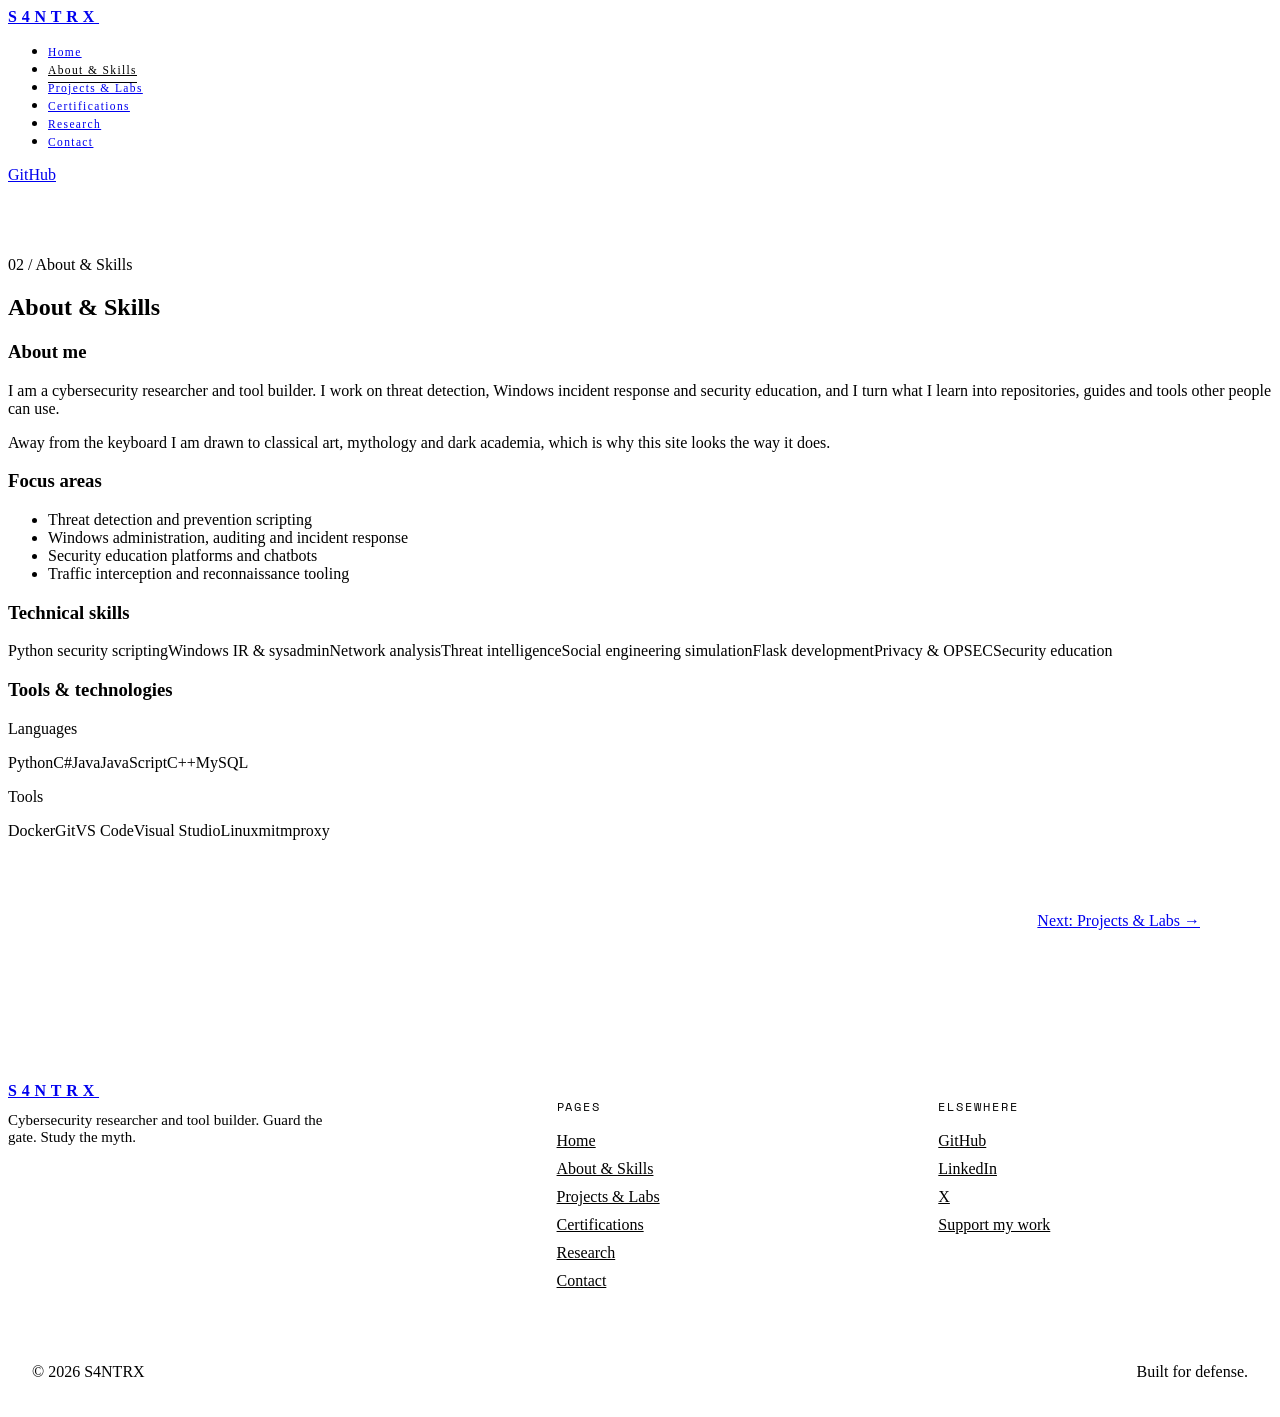
<file: about.html>
<!DOCTYPE html>
<html lang="en"><head><meta charset="utf-8"><meta name="viewport" content="width=device-width, initial-scale=1, viewport-fit=cover"><title>About &amp; Skills | S4NTRX</title><meta name="description" content="About S4NTRX: focus areas, technical skills, tools and technologies."><link rel="icon" type="image/svg+xml" href="favicon.svg"><link rel="preconnect" href="https://fonts.googleapis.com"><link rel="preconnect" href="https://fonts.gstatic.com" crossorigin><link href="https://fonts.googleapis.com/css2?family=Bodoni+Moda:ital,wght@0,400;0,600;1,400&family=Great+Vibes&family=Space+Mono:wght@400;700&family=UnifrakturCook:wght@700&display=swap" rel="stylesheet"><link rel="stylesheet" href="style.css"></head>
<body><nav><div class="wrap"><a class="brand mono" href="index.html"><b>S4NTRX</b></a><ul class="mono" id="tabs"><li><a href="index.html">Home</a></li><li><a href="about.html" aria-current=page>About &amp; Skills</a></li><li><a href="projects.html">Projects &amp; Labs</a></li><li><a href="certifications.html">Certifications</a></li><li><a href="research.html">Research</a></li><li><a href="contact.html">Contact</a></li></ul><a class="btn mono" href="https://github.com/s4ntrx">GitHub</a></div></nav><main id="top"><section id="about" class="page"><div class="wrap"><div class="key"></div><p class="idx mono">02 / About &amp; Skills</p><h2>About &amp; Skills</h2>
<div class="two"><div><h3 class="h3 f0">About me</h3><p>I am a cybersecurity researcher and tool builder. I work on threat detection, Windows incident response and security education, and I turn what I learn into repositories, guides and tools other people can use.</p><p style="margin-top:14px">Away from the keyboard I am drawn to classical art, mythology and dark academia, which is why this site looks the way it does.</p></div>
<div><h3 class="h3 f0">Focus areas</h3><ul class="focus"><li>Threat detection and prevention scripting</li><li>Windows administration, auditing and incident response</li><li>Security education platforms and chatbots</li><li>Traffic interception and reconnaissance tooling</li></ul></div></div>
<h3 class="h3">Technical skills</h3><div class="chips mono" id="skillGrid"></div>
<h3 class="h3">Tools &amp; technologies</h3><p class="mono mute">Languages</p><div class="chips mono"><span>Python</span><span>C#</span><span>Java</span><span>JavaScript</span><span>C++</span><span>MySQL</span></div><p class="mono mute">Tools</p><div class="chips mono"><span>Docker</span><span>Git</span><span>VS Code</span><span>Visual Studio</span><span>Linux</span><span>mitmproxy</span></div>
</div></section><div class="nextp"><a class="btn mono" href="projects.html">Next: Projects &amp; Labs →</a></div></main><footer class="foot"><div class="wrap fgrid"><div><a class="brand mono" href="index.html"><b>S4NTRX</b></a><p>Cybersecurity researcher and tool builder. Guard the gate. Study the myth.</p></div><div><h4>Pages</h4><a class="l" href="index.html">Home</a><a class="l" href="about.html">About &amp; Skills</a><a class="l" href="projects.html">Projects &amp; Labs</a><a class="l" href="certifications.html">Certifications</a><a class="l" href="research.html">Research</a><a class="l" href="contact.html">Contact</a></div><div><h4>Elsewhere</h4><a class="l" href="https://github.com/s4ntrx">GitHub</a><a class="l" href="https://www.linkedin.com/in/peter-kariuki-150546432">LinkedIn</a><a class="l" href="https://x.com/BdMutant">X</a><a class="l" href="https://paystack.shop/pay/bxg5kd2ghg">Support my work</a></div></div><div class="wrap fbase mono"><span>© 2026 S4NTRX</span><span>Built for defense.</span></div></footer><script src="app.js"></script></body></html>
</file>
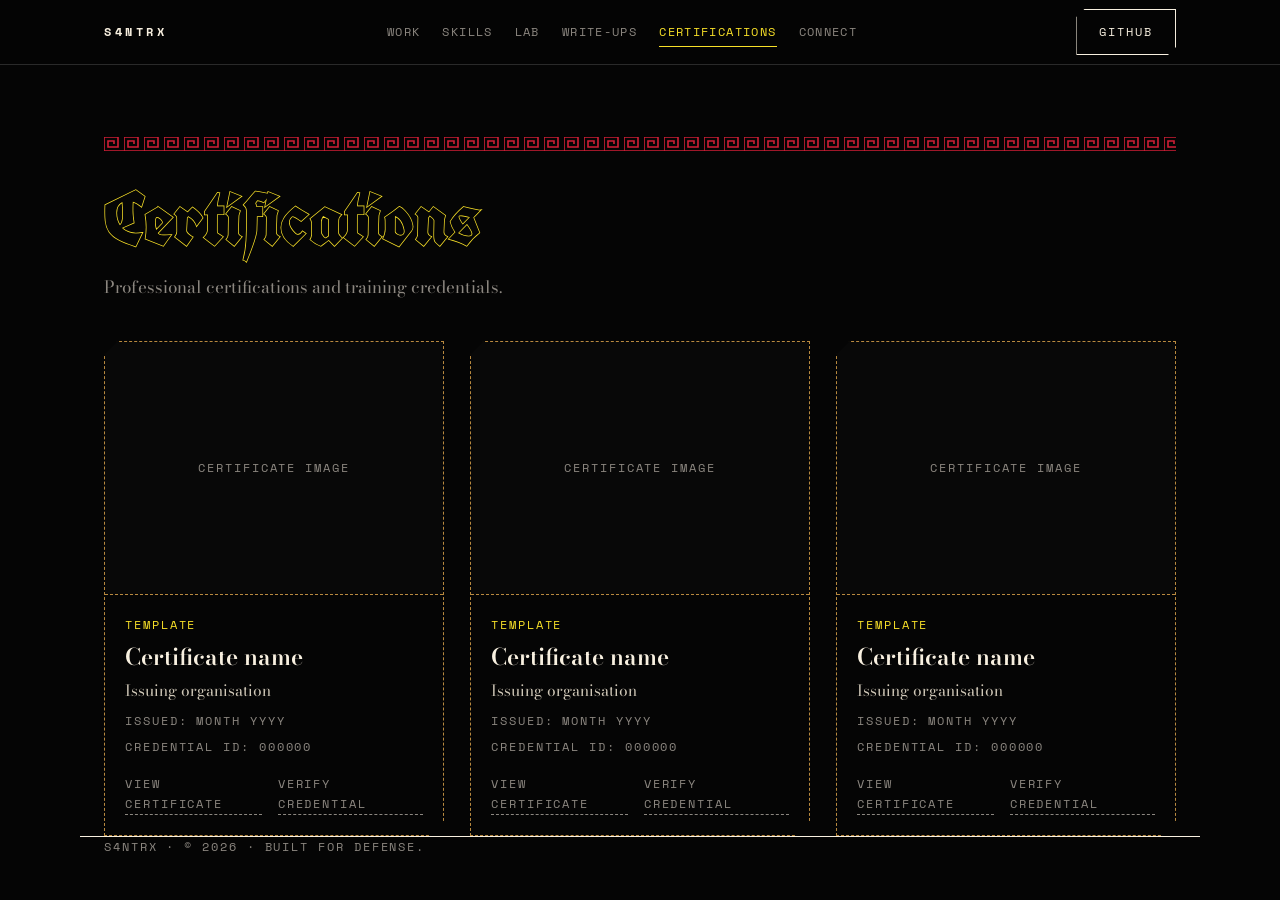
<file: certifications.html>
<!DOCTYPE html>
<html lang="en"><head><meta charset="utf-8"><meta name="viewport" content="width=device-width, initial-scale=1, viewport-fit=cover"><title>Certifications | S4NTRX</title><meta name="description" content="Professional certifications and training credentials."><link rel="icon" type="image/svg+xml" href="data:image/svg+xml,%3Csvg%20xmlns%3D%22http%3A%2F%2Fwww.w3.org%2F2000%2Fsvg%22%20viewBox%3D%22-200%20-200%20400%20400%22%3E%3Crect%20x%3D%22-200%22%20y%3D%22-200%22%20width%3D%22400%22%20height%3D%22400%22%20rx%3D%2264%22%20fill%3D%22%23050505%22%2F%3E%3Crect%20x%3D%22-190%22%20y%3D%22-190%22%20width%3D%22380%22%20height%3D%22380%22%20rx%3D%2256%22%20fill%3D%22none%22%20stroke%3D%22%23F8F0E0%22%20stroke-width%3D%225%22%2F%3E%3Cg%3E%3Cpath%20d%3D%22M0%20158A158%20158%200%200%200%2079.0%20-136.8%22%20fill%3D%22none%22%20stroke%3D%22%23B8893F%22%20stroke-width%3D%225%22%2F%3E%3Cpath%20transform%3D%22translate%2820.1%20156.7%29%20rotate%28-49.3%29%20scale%281.43%29%22%20d%3D%22M0%200C6-7%2018-7%2027%200%2018%207%206%207%200%200Z%22%20fill%3D%22%23B8893F%22%20stroke%3D%22%23050505%22%20stroke-width%3D%222%22%20stroke-linejoin%3D%22round%22%2F%3E%3Cpath%20transform%3D%22translate%2820.1%20156.7%29%20rotate%2834.7%29%20scale%281.43%29%22%20d%3D%22M0%200C6-7%2018-7%2027%200%2018%207%206%207%200%200Z%22%20fill%3D%22%23B8893F%22%20stroke%3D%22%23050505%22%20stroke-width%3D%222%22%20stroke-linejoin%3D%22round%22%2F%3E%3Cpath%20transform%3D%22translate%2863.1%20144.9%29%20rotate%28-65.5%29%20scale%281.39%29%22%20d%3D%22M0%200C6-7%2018-7%2027%200%2018%207%206%207%200%200Z%22%20fill%3D%22%23B8893F%22%20stroke%3D%22%23050505%22%20stroke-width%3D%222%22%20stroke-linejoin%3D%22round%22%2F%3E%3Cpath%20transform%3D%22translate%2863.1%20144.9%29%20rotate%2818.5%29%20scale%281.39%29%22%20d%3D%22M0%200C6-7%2018-7%2027%200%2018%207%206%207%200%200Z%22%20fill%3D%22%23B8893F%22%20stroke%3D%22%23050505%22%20stroke-width%3D%222%22%20stroke-linejoin%3D%22round%22%2F%3E%3Cpath%20transform%3D%22translate%28101.0%20121.5%29%20rotate%28-81.7%29%20scale%281.34%29%22%20d%3D%22M0%200C6-7%2018-7%2027%200%2018%207%206%207%200%200Z%22%20fill%3D%22%23B8893F%22%20stroke%3D%22%23050505%22%20stroke-width%3D%222%22%20stroke-linejoin%3D%22round%22%2F%3E%3Cpath%20transform%3D%22translate%28101.0%20121.5%29%20rotate%282.3%29%20scale%281.34%29%22%20d%3D%22M0%200C6-7%2018-7%2027%200%2018%207%206%207%200%200Z%22%20fill%3D%22%23B8893F%22%20stroke%3D%22%23050505%22%20stroke-width%3D%222%22%20stroke-linejoin%3D%22round%22%2F%3E%3Cpath%20transform%3D%22translate%28130.9%2088.4%29%20rotate%28-98.0%29%20scale%281.30%29%22%20d%3D%22M0%200C6-7%2018-7%2027%200%2018%207%206%207%200%200Z%22%20fill%3D%22%23B8893F%22%20stroke%3D%22%23050505%22%20stroke-width%3D%222%22%20stroke-linejoin%3D%22round%22%2F%3E%3Cpath%20transform%3D%22translate%28130.9%2088.4%29%20rotate%28-14.0%29%20scale%281.30%29%22%20d%3D%22M0%200C6-7%2018-7%2027%200%2018%207%206%207%200%200Z%22%20fill%3D%22%23B8893F%22%20stroke%3D%22%23050505%22%20stroke-width%3D%222%22%20stroke-linejoin%3D%22round%22%2F%3E%3Cpath%20transform%3D%22translate%28150.4%2048.3%29%20rotate%28-114.2%29%20scale%281.25%29%22%20d%3D%22M0%200C6-7%2018-7%2027%200%2018%207%206%207%200%200Z%22%20fill%3D%22%23B8893F%22%20stroke%3D%22%23050505%22%20stroke-width%3D%222%22%20stroke-linejoin%3D%22round%22%2F%3E%3Cpath%20transform%3D%22translate%28150.4%2048.3%29%20rotate%28-30.2%29%20scale%281.25%29%22%20d%3D%22M0%200C6-7%2018-7%2027%200%2018%207%206%207%200%200Z%22%20fill%3D%22%23B8893F%22%20stroke%3D%22%23050505%22%20stroke-width%3D%222%22%20stroke-linejoin%3D%22round%22%2F%3E%3Cpath%20transform%3D%22translate%28157.9%204.4%29%20rotate%28-130.4%29%20scale%281.21%29%22%20d%3D%22M0%200C6-7%2018-7%2027%200%2018%207%206%207%200%200Z%22%20fill%3D%22%23B8893F%22%20stroke%3D%22%23050505%22%20stroke-width%3D%222%22%20stroke-linejoin%3D%22round%22%2F%3E%3Cpath%20transform%3D%22translate%28157.9%204.4%29%20rotate%28-46.4%29%20scale%281.21%29%22%20d%3D%22M0%200C6-7%2018-7%2027%200%2018%207%206%207%200%200Z%22%20fill%3D%22%23B8893F%22%20stroke%3D%22%23050505%22%20stroke-width%3D%222%22%20stroke-linejoin%3D%22round%22%2F%3E%3Cpath%20transform%3D%22translate%28152.9%20-39.9%29%20rotate%28-146.6%29%20scale%281.16%29%22%20d%3D%22M0%200C6-7%2018-7%2027%200%2018%207%206%207%200%200Z%22%20fill%3D%22%23B8893F%22%20stroke%3D%22%23050505%22%20stroke-width%3D%222%22%20stroke-linejoin%3D%22round%22%2F%3E%3Cpath%20transform%3D%22translate%28152.9%20-39.9%29%20rotate%28-62.6%29%20scale%281.16%29%22%20d%3D%22M0%200C6-7%2018-7%2027%200%2018%207%206%207%200%200Z%22%20fill%3D%22%23B8893F%22%20stroke%3D%22%23050505%22%20stroke-width%3D%222%22%20stroke-linejoin%3D%22round%22%2F%3E%3Cpath%20transform%3D%22translate%28135.6%20-81.0%29%20rotate%28-162.9%29%20scale%281.12%29%22%20d%3D%22M0%200C6-7%2018-7%2027%200%2018%207%206%207%200%200Z%22%20fill%3D%22%23B8893F%22%20stroke%3D%22%23050505%22%20stroke-width%3D%222%22%20stroke-linejoin%3D%22round%22%2F%3E%3Cpath%20transform%3D%22translate%28135.6%20-81.0%29%20rotate%28-78.9%29%20scale%281.12%29%22%20d%3D%22M0%200C6-7%2018-7%2027%200%2018%207%206%207%200%200Z%22%20fill%3D%22%23B8893F%22%20stroke%3D%22%23050505%22%20stroke-width%3D%222%22%20stroke-linejoin%3D%22round%22%2F%3E%3Cpath%20transform%3D%22translate%28107.6%20-115.7%29%20rotate%28-179.1%29%20scale%281.07%29%22%20d%3D%22M0%200C6-7%2018-7%2027%200%2018%207%206%207%200%200Z%22%20fill%3D%22%23B8893F%22%20stroke%3D%22%23050505%22%20stroke-width%3D%222%22%20stroke-linejoin%3D%22round%22%2F%3E%3Cpath%20transform%3D%22translate%28107.6%20-115.7%29%20rotate%28-95.1%29%20scale%281.07%29%22%20d%3D%22M0%200C6-7%2018-7%2027%200%2018%207%206%207%200%200Z%22%20fill%3D%22%23B8893F%22%20stroke%3D%22%23050505%22%20stroke-width%3D%222%22%20stroke-linejoin%3D%22round%22%2F%3E%3Cpath%20d%3D%22M0%20158A158%20158%200%200%201%20-79.0%20-136.8%22%20fill%3D%22none%22%20stroke%3D%22%23B8893F%22%20stroke-width%3D%225%22%2F%3E%3Cpath%20transform%3D%22translate%28-20.1%20156.7%29%20rotate%28-214.7%29%20scale%281.43%29%22%20d%3D%22M0%200C6-7%2018-7%2027%200%2018%207%206%207%200%200Z%22%20fill%3D%22%23B8893F%22%20stroke%3D%22%23050505%22%20stroke-width%3D%222%22%20stroke-linejoin%3D%22round%22%2F%3E%3Cpath%20transform%3D%22translate%28-20.1%20156.7%29%20rotate%28-130.7%29%20scale%281.43%29%22%20d%3D%22M0%200C6-7%2018-7%2027%200%2018%207%206%207%200%200Z%22%20fill%3D%22%23B8893F%22%20stroke%3D%22%23050505%22%20stroke-width%3D%222%22%20stroke-linejoin%3D%22round%22%2F%3E%3Cpath%20transform%3D%22translate%28-63.1%20144.9%29%20rotate%28-198.5%29%20scale%281.39%29%22%20d%3D%22M0%200C6-7%2018-7%2027%200%2018%207%206%207%200%200Z%22%20fill%3D%22%23B8893F%22%20stroke%3D%22%23050505%22%20stroke-width%3D%222%22%20stroke-linejoin%3D%22round%22%2F%3E%3Cpath%20transform%3D%22translate%28-63.1%20144.9%29%20rotate%28-114.5%29%20scale%281.39%29%22%20d%3D%22M0%200C6-7%2018-7%2027%200%2018%207%206%207%200%200Z%22%20fill%3D%22%23B8893F%22%20stroke%3D%22%23050505%22%20stroke-width%3D%222%22%20stroke-linejoin%3D%22round%22%2F%3E%3Cpath%20transform%3D%22translate%28-101.0%20121.5%29%20rotate%28-182.3%29%20scale%281.34%29%22%20d%3D%22M0%200C6-7%2018-7%2027%200%2018%207%206%207%200%200Z%22%20fill%3D%22%23B8893F%22%20stroke%3D%22%23050505%22%20stroke-width%3D%222%22%20stroke-linejoin%3D%22round%22%2F%3E%3Cpath%20transform%3D%22translate%28-101.0%20121.5%29%20rotate%28-98.3%29%20scale%281.34%29%22%20d%3D%22M0%200C6-7%2018-7%2027%200%2018%207%206%207%200%200Z%22%20fill%3D%22%23B8893F%22%20stroke%3D%22%23050505%22%20stroke-width%3D%222%22%20stroke-linejoin%3D%22round%22%2F%3E%3Cpath%20transform%3D%22translate%28-130.9%2088.4%29%20rotate%28-166.0%29%20scale%281.30%29%22%20d%3D%22M0%200C6-7%2018-7%2027%200%2018%207%206%207%200%200Z%22%20fill%3D%22%23B8893F%22%20stroke%3D%22%23050505%22%20stroke-width%3D%222%22%20stroke-linejoin%3D%22round%22%2F%3E%3Cpath%20transform%3D%22translate%28-130.9%2088.4%29%20rotate%28-82.0%29%20scale%281.30%29%22%20d%3D%22M0%200C6-7%2018-7%2027%200%2018%207%206%207%200%200Z%22%20fill%3D%22%23B8893F%22%20stroke%3D%22%23050505%22%20stroke-width%3D%222%22%20stroke-linejoin%3D%22round%22%2F%3E%3Cpath%20transform%3D%22translate%28-150.4%2048.3%29%20rotate%28-149.8%29%20scale%281.25%29%22%20d%3D%22M0%200C6-7%2018-7%2027%200%2018%207%206%207%200%200Z%22%20fill%3D%22%23B8893F%22%20stroke%3D%22%23050505%22%20stroke-width%3D%222%22%20stroke-linejoin%3D%22round%22%2F%3E%3Cpath%20transform%3D%22translate%28-150.4%2048.3%29%20rotate%28-65.8%29%20scale%281.25%29%22%20d%3D%22M0%200C6-7%2018-7%2027%200%2018%207%206%207%200%200Z%22%20fill%3D%22%23B8893F%22%20stroke%3D%22%23050505%22%20stroke-width%3D%222%22%20stroke-linejoin%3D%22round%22%2F%3E%3Cpath%20transform%3D%22translate%28-157.9%204.4%29%20rotate%28-133.6%29%20scale%281.21%29%22%20d%3D%22M0%200C6-7%2018-7%2027%200%2018%207%206%207%200%200Z%22%20fill%3D%22%23B8893F%22%20stroke%3D%22%23050505%22%20stroke-width%3D%222%22%20stroke-linejoin%3D%22round%22%2F%3E%3Cpath%20transform%3D%22translate%28-157.9%204.4%29%20rotate%28-49.6%29%20scale%281.21%29%22%20d%3D%22M0%200C6-7%2018-7%2027%200%2018%207%206%207%200%200Z%22%20fill%3D%22%23B8893F%22%20stroke%3D%22%23050505%22%20stroke-width%3D%222%22%20stroke-linejoin%3D%22round%22%2F%3E%3Cpath%20transform%3D%22translate%28-152.9%20-39.9%29%20rotate%28-117.4%29%20scale%281.16%29%22%20d%3D%22M0%200C6-7%2018-7%2027%200%2018%207%206%207%200%200Z%22%20fill%3D%22%23B8893F%22%20stroke%3D%22%23050505%22%20stroke-width%3D%222%22%20stroke-linejoin%3D%22round%22%2F%3E%3Cpath%20transform%3D%22translate%28-152.9%20-39.9%29%20rotate%28-33.4%29%20scale%281.16%29%22%20d%3D%22M0%200C6-7%2018-7%2027%200%2018%207%206%207%200%200Z%22%20fill%3D%22%23B8893F%22%20stroke%3D%22%23050505%22%20stroke-width%3D%222%22%20stroke-linejoin%3D%22round%22%2F%3E%3Cpath%20transform%3D%22translate%28-135.6%20-81.0%29%20rotate%28-101.1%29%20scale%281.12%29%22%20d%3D%22M0%200C6-7%2018-7%2027%200%2018%207%206%207%200%200Z%22%20fill%3D%22%23B8893F%22%20stroke%3D%22%23050505%22%20stroke-width%3D%222%22%20stroke-linejoin%3D%22round%22%2F%3E%3Cpath%20transform%3D%22translate%28-135.6%20-81.0%29%20rotate%28-17.1%29%20scale%281.12%29%22%20d%3D%22M0%200C6-7%2018-7%2027%200%2018%207%206%207%200%200Z%22%20fill%3D%22%23B8893F%22%20stroke%3D%22%23050505%22%20stroke-width%3D%222%22%20stroke-linejoin%3D%22round%22%2F%3E%3Cpath%20transform%3D%22translate%28-107.6%20-115.7%29%20rotate%28-84.9%29%20scale%281.07%29%22%20d%3D%22M0%200C6-7%2018-7%2027%200%2018%207%206%207%200%200Z%22%20fill%3D%22%23B8893F%22%20stroke%3D%22%23050505%22%20stroke-width%3D%222%22%20stroke-linejoin%3D%22round%22%2F%3E%3Cpath%20transform%3D%22translate%28-107.6%20-115.7%29%20rotate%28-0.9%29%20scale%281.07%29%22%20d%3D%22M0%200C6-7%2018-7%2027%200%2018%207%206%207%200%200Z%22%20fill%3D%22%23B8893F%22%20stroke%3D%22%23050505%22%20stroke-width%3D%222%22%20stroke-linejoin%3D%22round%22%2F%3E%3C%2Fg%3E%3Ccircle%20r%3D%22122%22%20fill%3D%22none%22%20stroke%3D%22%23B8893F%22%20stroke-width%3D%226%22%2F%3E%3Cpath%20d%3D%22M0%20154l-16%2024%2016-8%2016%208z%22%20fill%3D%22%23E8203A%22%20stroke%3D%22%23050505%22%20stroke-width%3D%223%22%20stroke-linejoin%3D%22round%22%2F%3E%3Cpath%20d%3D%22M0-186l11%2011-11%2011-11-11z%22%20fill%3D%22%23E8203A%22%20stroke%3D%22%23050505%22%20stroke-width%3D%223%22%2F%3E%3Cpath%20d%3D%22M-42.838%2055.204Q-52.641999999999996%2055.204%20-59.786%2052.164Q-66.93%2049.124%20-71.718%2043.804L-78.786%2054.52H-81.37V23.284000000000002H-78.406Q-77.19%2029.516000000000002%20-74.53%2034.76Q-71.87%2040.004%20-67.652%2043.879999999999995Q-63.434%2047.756%20-57.62%2049.922Q-51.806%2052.088%20-44.206%2052.088Q-36.15%2052.088%20-30.26%2049.352000000000004Q-24.370000000000005%2046.616%20-21.178000000000004%2041.41Q-17.986000000000004%2036.204%20-17.986000000000004%2028.68Q-17.986000000000004%2021.992%20-21.254000000000005%2017.394Q-24.522000000000006%2012.796%20-29.956000000000003%209.414000000000001Q-35.39%206.032000000000004%20-41.85%203.182000000000002Q-48.31%200.33200000000000074%20-54.77%20-2.783999999999999Q-61.230000000000004%20-5.899999999999999%20-66.664%20-10.041999999999998Q-72.098%20-14.183999999999997%20-75.366%20-20.073999999999998Q-78.634%20-25.964%20-78.634%20-34.39999999999999Q-78.634%20-42.836%20-74.378%20-49.144Q-70.122%20-55.452%20-62.94%20-58.986Q-55.758%20-62.519999999999996%20-47.094%20-62.519999999999996Q-39.57%20-62.519999999999996%20-33.262%20-60.126Q-26.954%20-57.732%20-22.317999999999998%20-52.867999999999995L-15.25%20-62.519999999999996H-12.742000000000004V-31.283999999999992H-15.629999999999995Q-17.150000000000006%20-40.78399999999999%20-21.330000000000005%20-46.977999999999994Q-25.510000000000005%20-53.172%20-31.742%20-56.174Q-37.974%20-59.176%20-45.65%20-59.176Q-56.518%20-59.176%20-62.104%20-54.046Q-67.69%20-48.916%20-67.69%20-40.480000000000004Q-67.69%20-34.476%20-64.46000000000001%20-30.296Q-61.230000000000004%20-26.116%20-55.91%20-22.961999999999996Q-50.589999999999996%20-19.807999999999993%20-44.206%20-16.995999999999995Q-37.822%20-14.183999999999997%20-31.438000000000002%20-10.953999999999997Q-25.054000000000002%20-7.723999999999997%20-19.734%20-3.315999999999999Q-14.414000000000001%201.0919999999999987%20-11.183999999999997%207.361999999999998Q-7.9539999999999935%2013.631999999999998%20-7.9539999999999935%2022.6Q-7.9539999999999935%2032.480000000000004%20-12.209999999999994%2039.81400000000001Q-16.465999999999994%2047.148%20-24.293999999999997%2051.176Q-32.122%2055.204%20-42.838%2055.204Z%22%20fill%3D%22%23F8F0E0%22%2F%3E%3Cpath%20d%3D%22M42.913999999999994%2053.0V50.036H57.35399999999999V21.764H4.457999999999994L59.63399999999999%20-61.0H71.794V18.800000000000004H88.514V21.764H71.794V50.036H83.19399999999999V53.0ZM57.35399999999999%2018.800000000000004V-51.879999999999995L10.081999999999994%2018.800000000000004Z%22%20fill%3D%22%23E8203A%22%2F%3E%3C%2Fsvg%3E"><link rel="preconnect" href="https://fonts.googleapis.com"><link rel="preconnect" href="https://fonts.gstatic.com" crossorigin><link href="https://fonts.googleapis.com/css2?family=Bodoni+Moda:ital,wght@0,400;0,600;1,400&family=Great+Vibes&family=Space+Mono:wght@400;700&family=UnifrakturCook:wght@700&display=swap" rel="stylesheet"><style>
:root{--bk:#050505;--bone:#F8F0E0;--red:#E8203A;--yel:#F8E028;--gold:#B8893F;--mute:#8C8780;--line:#2a2a2a;color-scheme:dark}
*{box-sizing:border-box;margin:0}
html{scroll-behavior:smooth;scroll-padding-top:72px}
body{background:var(--bk);color:var(--bone);font:17px/1.65 "Bodoni Moda",Georgia,serif;padding:env(safe-area-inset-top) 0 env(safe-area-inset-bottom)}
a{color:inherit;text-decoration:none}
a:focus-visible,button:focus-visible,input:focus-visible,textarea:focus-visible{outline:2px solid var(--yel);outline-offset:3px}
.mono{font-family:"Space Mono",monospace;font-size:12px;letter-spacing:.16em;text-transform:uppercase}
.wrap{max-width:1120px;margin:0 auto;padding:0 24px}
nav{position:sticky;top:0;z-index:5;background:rgba(5,5,5,.94);border-bottom:1px solid var(--line)}
nav .wrap{display:flex;align-items:center;justify-content:space-between;height:64px;gap:16px}
nav b{font-weight:600;letter-spacing:.3em}
nav ul{display:flex;gap:28px;list-style:none;padding:0}
nav ul a{color:var(--mute)}nav ul a:hover{color:var(--bone)}
.btn{display:inline-block;padding:12px 22px;border:1px solid var(--bone);clip-path:polygon(8px 0,100% 0,100% calc(100% - 8px),calc(100% - 8px) 100%,0 100%,0 8px)}
.btn.red{background:var(--red);border-color:var(--red)}.btn:hover{background:var(--yel);border-color:var(--yel);color:var(--bk)}
.hero{display:grid;grid-template-columns:1.2fr .8fr;gap:32px;align-items:center;padding:72px 0 56px}
.rule{display:flex;align-items:center;gap:16px;color:var(--bone)}.rule:before,.rule:after{content:"";height:1px;background:var(--bone);flex:1}
h1{font-weight:400;font-size:clamp(64px,13vw,168px);line-height:.95;letter-spacing:.02em;margin:18px 0 0}
.script{font-family:"Great Vibes",cursive;color:var(--red);font-size:clamp(48px,8vw,104px);line-height:1;margin:-.5em 0 0 .7em;position:relative}
.lead{max-width:520px;margin:28px 0;color:#d8d0c0}
.actions{display:flex;gap:14px;flex-wrap:wrap}
.emblem{width:100%;max-width:420px;justify-self:center}
.stats{display:grid;grid-template-columns:repeat(4,1fr);border-top:1px solid var(--bone);border-bottom:1px solid var(--bone)}
.stats div{padding:24px 16px;border-left:1px solid var(--line)}.stats div:first-child{border:0}
.stats b{display:block;font-size:44px;font-weight:400;color:var(--yel);line-height:1.1}
section{padding:96px 0 0}
.key{height:14px;margin:0 0 28px;background:url("data:image/svg+xml,%3Csvg xmlns='http://www.w3.org/2000/svg' width='20' height='14'%3E%3Cpath d='M0 14V0H14V10H4V4H10V7M0 14H20' fill='none' stroke='%23E8203A' stroke-width='1.6'/%3E%3C/svg%3E") repeat-x;opacity:.9}
h2{font:700 clamp(40px,7vw,76px)/1.05 "UnifrakturCook",serif;color:var(--bk);-webkit-text-stroke:1.5px var(--yel);paint-order:stroke fill}
.sub{max-width:620px;color:var(--mute);margin:14px 0 40px}
.row{display:grid;grid-template-columns:64px 1fr 150px 40px;gap:20px;align-items:start;padding:28px 0;border-top:1px solid var(--line);transition:border-color .2s}
.row:last-child{border-bottom:1px solid var(--line)}.row:hover{border-top-color:var(--red)}.row:hover .arr{color:var(--red);transform:translateX(4px)}
.row .n{color:var(--red);font-style:italic;font-size:26px}
.row h3{font-weight:600;font-size:26px;line-height:1.2;margin-bottom:6px}.row p{color:#cfc7b7;max-width:640px}
.tag{display:inline-block;margin:10px 8px 0 0;padding:2px 10px;border:1px solid var(--gold);color:var(--gold)}.tag.live{border-color:var(--yel);color:var(--yel)}
.arr{transition:.2s;font-size:22px;text-align:right}.lang{color:var(--mute)}
.skills{display:grid;grid-template-columns:1fr 1fr;gap:0 56px}
.sk{padding:20px 0;border-top:1px solid var(--line)}.sk h3{font-weight:600;font-size:21px;display:flex;justify-content:space-between;gap:12px}
.sk h3 span{color:var(--yel);font-family:"Space Mono",monospace;font-size:13px}.sk p{color:var(--mute);font-size:15px;margin:2px 0 12px}
.bar{height:4px;background:var(--line)}.bar i{display:block;height:100%;background:var(--red)}
.lab{border:1px solid var(--bone);padding:28px;clip-path:polygon(16px 0,100% 0,100% calc(100% - 16px),calc(100% - 16px) 100%,0 100%,0 16px)}
.tabs{display:flex;gap:10px;margin-bottom:20px}
.tabs button{background:none;border:1px solid var(--line);color:var(--mute);padding:8px 16px;cursor:pointer;font:inherit}
.tabs button[aria-selected=true]{border-color:var(--yel);color:var(--yel)}
textarea,input{width:100%;background:#0b0b0b;color:var(--bone);border:1px solid var(--line);padding:14px;font:14px "Space Mono",monospace;resize:vertical}
.out{margin-top:14px;padding:14px;border:1px dashed var(--gold);color:var(--yel);font:13px/1.7 "Space Mono",monospace;word-break:break-all;min-height:56px}
.out div{margin-bottom:6px}.out span{color:var(--mute)}
.pane[hidden]{display:none}.pane .btn{margin-top:12px;background:none;color:var(--bone);cursor:pointer;font:inherit}
.contact h2{font-size:clamp(36px,6vw,64px)}
.big{font-size:clamp(32px,5vw,56px);line-height:1.15;max-width:820px;margin-bottom:32px}.big em{color:var(--red);font-family:"Great Vibes",cursive;font-size:1.3em}
.links{display:flex;flex-wrap:wrap;gap:10px;margin-top:28px}.links a{padding:8px 14px;border:1px solid var(--line);color:var(--mute)}.links a:hover{border-color:var(--yel);color:var(--yel)}
footer{margin-top:96px;padding:28px 0;border-top:1px solid var(--bone);color:var(--mute)}
@media(max-width:820px){nav ul{display:none}.hero{grid-template-columns:1fr}.emblem{max-width:300px}.stats{grid-template-columns:1fr 1fr}.stats div:nth-child(3){border-left:0}.row{grid-template-columns:40px 1fr}.row .lang,.row .arr{display:none}.skills{grid-template-columns:1fr}}
@media(prefers-reduced-motion:reduce){*{transition:none!important;scroll-behavior:auto!important}}

.cards{display:grid;grid-template-columns:repeat(3,1fr);gap:22px}
.card{display:flex;flex-direction:column;border:1px solid var(--line);background:#0a0a0a;transition:border-color .2s,transform .2s}
.card:hover{border-color:var(--red);transform:translateY(-3px)}.card .art{display:block;width:100%}
.card .b{padding:20px;display:flex;flex-direction:column;gap:8px;flex:1}.card h3{font-weight:600;font-size:23px;line-height:1.2}.card p{color:#cfc7b7;font-size:15.5px;line-height:1.55;flex:1}
.card .f{display:flex;justify-content:space-between;color:var(--mute);margin-top:6px}.cap{color:var(--mute);font-size:10px;padding:6px 20px 0;opacity:.8}
.chips{display:flex;flex-wrap:wrap;gap:10px}.chips span{padding:8px 16px;border:1px solid var(--gold);color:var(--bone)}
details.post{border-top:1px solid var(--line);padding:22px 0}details.post:last-child{border-bottom:1px solid var(--line)}
details.post summary{cursor:pointer;list-style:none;display:grid;grid-template-columns:1fr auto;gap:6px 20px}details.post summary::-webkit-details-marker{display:none}
details.post h3{font-weight:600;font-size:25px}details.post .tg{color:var(--red)}details.post summary p{grid-column:1/-1;color:var(--mute)}
details.post[open] summary h3{color:var(--yel)}details.post .bd{max-width:720px;margin-top:14px;color:#d8d0c0}details.post .bd p{margin-bottom:12px}details.post a.l{color:var(--yel);border-bottom:1px solid var(--yel)}
.split{display:grid;grid-template-columns:1fr 1fr;gap:56px;margin-top:8px}.split h3{font-weight:600;font-size:26px;margin-bottom:18px}
.soc a{display:flex;justify-content:space-between;padding:14px 0;border-top:1px solid var(--line)}.soc a:last-child{border-bottom:1px solid var(--line)}.soc a:hover{color:var(--yel)}.soc span{color:var(--mute)}
form label{display:block;margin:14px 0 6px;color:var(--mute)}form .btn{margin-top:18px;background:var(--red);border-color:var(--red);color:var(--bone);cursor:pointer;font-family:"Space Mono",monospace}form .btn:hover{background:var(--yel);color:var(--bk)}
.hp{display:none}
.idx{color:var(--red);margin-bottom:10px}.mute{color:var(--mute);margin:18px 0 10px}
.h3{font-weight:600;font-size:26px;margin:56px 0 18px}.h3.f0{margin-top:0}
.two{display:grid;grid-template-columns:1.2fr .8fr;gap:56px}.two p{color:#d8d0c0}
.focus{list-style:none;padding:0}.focus li{padding:12px 0;border-top:1px solid var(--line);color:#d8d0c0}.focus li:last-child{border-bottom:1px solid var(--line)}
.tight{padding-top:72px}
.empty{border:1px dashed var(--gold);padding:22px;color:var(--mute)}.empty a{color:var(--yel);border-bottom:1px solid var(--yel)}
.ent{padding:16px 0;border-top:1px solid var(--line)}.ent:last-child{border-bottom:1px solid var(--line)}.ent b{display:block;font-weight:600;font-size:20px}.ent span{color:var(--mute)}.ent .y{color:var(--yel);float:right}
.docs a.doc{display:flex;justify-content:space-between;align-items:baseline;gap:20px;flex-wrap:wrap;padding:20px 0;border-top:1px solid var(--line);transition:color .2s}.docs a.doc:last-child{border-bottom:1px solid var(--line)}.docs a.doc b{font-weight:600;font-size:22px}.docs a.doc span{color:var(--mute)}.docs a.doc:hover b{color:var(--yel)}
@media(max-width:820px){.two{grid-template-columns:1fr;gap:32px}}
.cards{gap:26px}.card{clip-path:polygon(14px 0,100% 0,100% calc(100% - 14px),calc(100% - 14px) 100%,0 100%,0 14px)}
.shot{position:relative;overflow:hidden;border-bottom:1px solid var(--line);background:#070707}.shot .art{transition:transform .6s}.card:hover .shot .art{transform:scale(1.05)}
.num{position:absolute;top:10px;left:12px;color:var(--yel);background:rgba(5,5,5,.85);padding:2px 9px;border:1px solid var(--yel);font-size:11px}
.tags{display:flex;gap:6px;flex-wrap:wrap}.tags span{font:10px "Space Mono",monospace;letter-spacing:.12em;text-transform:uppercase;padding:2px 8px;border:1px solid var(--gold);color:var(--gold)}
.go{color:var(--yel);margin-top:8px;transition:letter-spacing .25s}.card:hover .go{letter-spacing:.26em}.lang{color:var(--bone)}
.sf{display:flex;gap:14px;align-items:center}.sf svg{width:13px;height:13px;fill:var(--yel);vertical-align:-2px;margin-right:4px}.sf b{font-weight:400;color:var(--bone)}
.post.card .b{gap:10px}.post.card .tg{color:var(--red)}.post.card h3{font-size:24px}.post.card .l{color:var(--yel);border-bottom:1px solid var(--yel);align-self:flex-start;margin-top:6px}
.card:hover .art{filter:brightness(1.12)}
.tb{width:100%;border-collapse:collapse;font:12px "Space Mono",monospace;white-space:nowrap}.tb th{text-align:left;color:var(--mute);font-weight:400;padding:8px 12px;border-bottom:1px solid var(--bone);position:sticky;top:0;background:var(--bk)}.tb td{padding:6px 12px;border-bottom:1px solid var(--line)}.tb td:nth-child(4){color:var(--yel)}
.lab .btn{background:none;color:var(--bone);cursor:pointer;font:inherit;margin:12px 10px 0 0}.lab .actions .btn{margin:0}.lab .btn:hover{background:var(--yel);color:var(--bk)}
.soc{display:flex;flex-wrap:wrap;gap:12px}.soc a{display:inline-flex;align-items:center;gap:10px;padding:11px 18px;border:1px solid var(--gold);border-top:1px solid var(--gold);clip-path:polygon(8px 0,100% 0,100% calc(100% - 8px),calc(100% - 8px) 100%,0 100%,0 8px)}.soc a:last-child{border-bottom:1px solid var(--gold)}.soc a:hover{border-color:var(--yel);color:var(--yel)}.soc svg{width:18px;height:18px;fill:currentColor;flex:none}
@media(max-width:820px){.cards{grid-template-columns:1fr}.split{grid-template-columns:1fr;gap:40px}}


nav ul{gap:22px}nav ul a{font-size:11.5px;letter-spacing:.12em;padding:6px 0;white-space:nowrap;border-bottom:1px solid transparent}
nav ul a[aria-current=page]{color:var(--yel);border-bottom-color:var(--yel)}.brand b{font-weight:600;letter-spacing:.3em}
.nextp{padding:72px 24px 0;max-width:1120px;margin:0 auto;display:flex;justify-content:flex-end}
@media(max-width:820px){nav .wrap{flex-wrap:wrap;height:auto;padding:10px 24px 6px}nav ul{display:flex!important;order:3;width:100%;overflow-x:auto;gap:20px;padding:6px 0 8px;scrollbar-width:none}nav ul::-webkit-scrollbar{display:none}}
@media(prefers-reduced-motion:reduce){.page.on{animation:none!important}}

.pagehead{padding:72px 0 0}
.mute2{color:var(--mute)}.card.post .lab{color:var(--red);margin-top:6px}
.pts{list-style:none;padding:0;color:#cfc7b7;font-size:15px}.pts li{position:relative;padding:5px 0 5px 20px}.pts li:before{content:"";position:absolute;left:0;top:15px;width:10px;height:1px;background:var(--red)}
.card.tpl{background:transparent;border:1px dashed var(--gold)}.card.tpl:hover{border-color:var(--yel);transform:none}.tpl .tg{color:var(--yel)}.soon{color:var(--mute);margin-top:auto;padding-top:10px}
.cframe{aspect-ratio:4/3;display:grid;place-items:center;border-bottom:1px dashed var(--gold);color:var(--mute);background:#080808;overflow:hidden}.cframe img{width:100%;height:100%;object-fit:cover;display:block}
.cmeta{display:flex;flex-wrap:wrap;gap:6px 16px;color:var(--mute)}.clinks{display:flex;gap:16px;margin-top:10px}.clinks a{color:var(--yel);border-bottom:1px solid var(--yel)}.clinks span{color:var(--mute);border-bottom:1px dashed var(--mute)}
nav ul a[aria-current=page]{color:var(--yel);border-bottom-color:var(--yel)}
</style></head>
<body id="top"><nav><div class="wrap"><a class="brand mono" href="index.html"><b>S4NTRX</b></a><ul class="mono"><li><a href="index.html#work">Work</a></li><li><a href="index.html#skills">Skills</a></li><li><a href="index.html#lab">Lab</a></li><li><a href="writeups.html">Write-ups</a></li><li><a href="certifications.html" aria-current=page>Certifications</a></li><li><a href="index.html#contact">Connect</a></li></ul><a class="btn mono" href="https://github.com/s4ntrx">GitHub</a></div></nav><main><section class="pagehead"><div class="wrap"><div class="key"></div><h2>Certifications</h2><p class="sub">Professional certifications and training credentials.</p><div class="cards" id="certs"><article class="card tpl"><div class="cframe mono">Certificate image</div><div class="b"><span class="tg mono">Template</span><h3>Certificate name</h3><p class="mute2">Issuing organisation</p><div class="cmeta mono"><span>Issued: Month YYYY</span><span>Credential ID: 000000</span></div><div class="clinks mono"><span>View certificate</span><span>Verify credential</span></div></div></article><article class="card tpl"><div class="cframe mono">Certificate image</div><div class="b"><span class="tg mono">Template</span><h3>Certificate name</h3><p class="mute2">Issuing organisation</p><div class="cmeta mono"><span>Issued: Month YYYY</span><span>Credential ID: 000000</span></div><div class="clinks mono"><span>View certificate</span><span>Verify credential</span></div></div></article><article class="card tpl"><div class="cframe mono">Certificate image</div><div class="b"><span class="tg mono">Template</span><h3>Certificate name</h3><p class="mute2">Issuing organisation</p><div class="cmeta mono"><span>Issued: Month YYYY</span><span>Credential ID: 000000</span></div><div class="clinks mono"><span>View certificate</span><span>Verify credential</span></div></div></article></div></div></section></main><footer class="wrap mono">S4NTRX · © 2026 · Built for defense.</footer><script>
const $=s=>document.querySelector(s);
/* To add a certificate, put an entry in this list and upload its image to a "certs" folder. The template cards disappear as soon as the list has one.
   Entry shape: {name:"Certificate name", issuer:"Issuing organisation", date:"Month YYYY", id:"Credential ID", image:"certs/file.png", file:"certs/file.pdf", verify:"https://...", skills:["Skill","Skill"]}  */
const certs=[
];
const esc=t=>String(t==null?"":t).replace(/[&<>"]/g,c=>({"&":"&amp;","<":"&lt;",">":"&gt;",'"':"&quot;"}[c]));
if(certs.length)$("#certs").innerHTML=certs.map(c=>`<article class="card"><div class="cframe mono">${c.image?`<img src="${esc(c.image)}" alt="${esc(c.name)} certificate" loading="lazy">`:"Certificate"}</div><div class="b"><h3>${esc(c.name)}</h3><p class="mute2">${esc(c.issuer)}</p><div class="cmeta mono">${c.date?`<span>Issued: ${esc(c.date)}</span>`:""}${c.id?`<span>ID: ${esc(c.id)}</span>`:""}</div>${(c.skills||[]).length?`<div class="tags">${c.skills.map(s=>`<span>${esc(s)}</span>`).join("")}</div>`:""}<div class="clinks mono">${c.file?`<a href="${esc(c.file)}">View certificate</a>`:""}${c.verify?`<a href="${esc(c.verify)}">Verify credential</a>`:""}</div></div></article>`).join("");
</script></body></html>
</file>
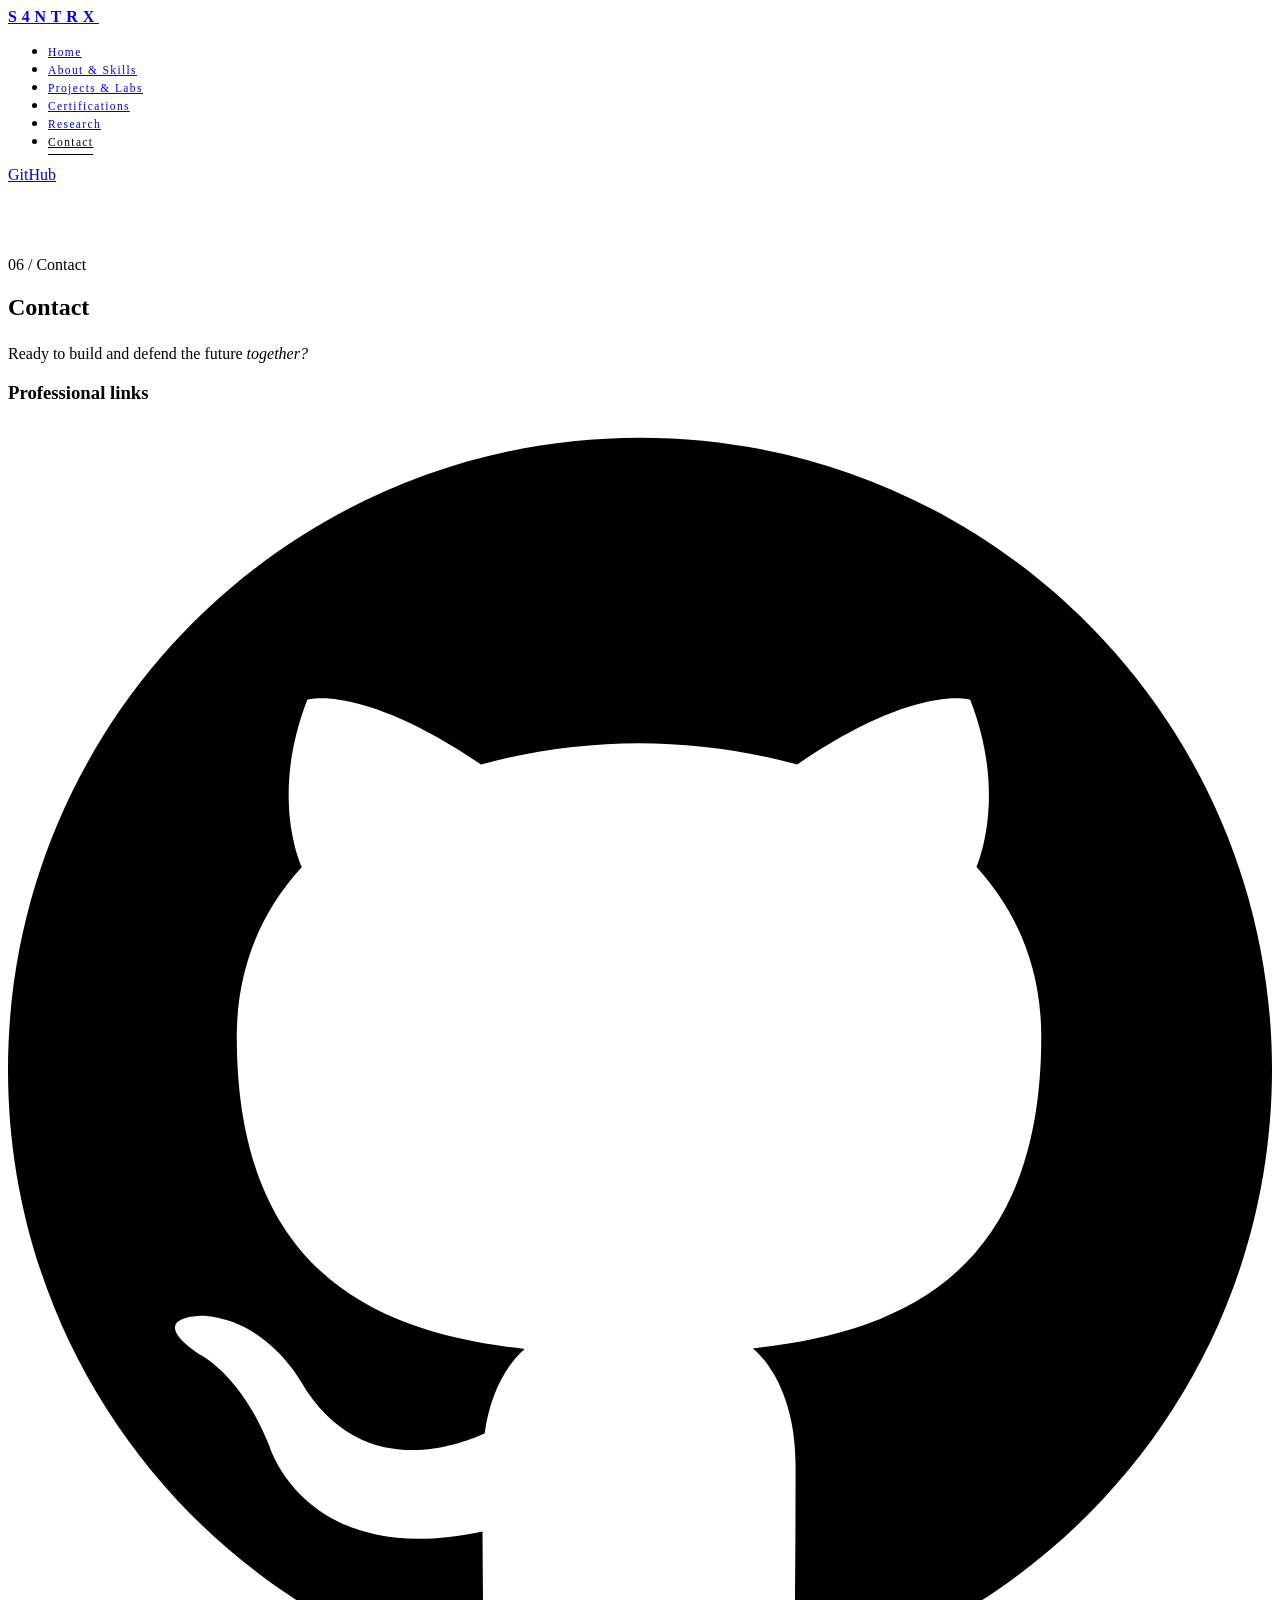
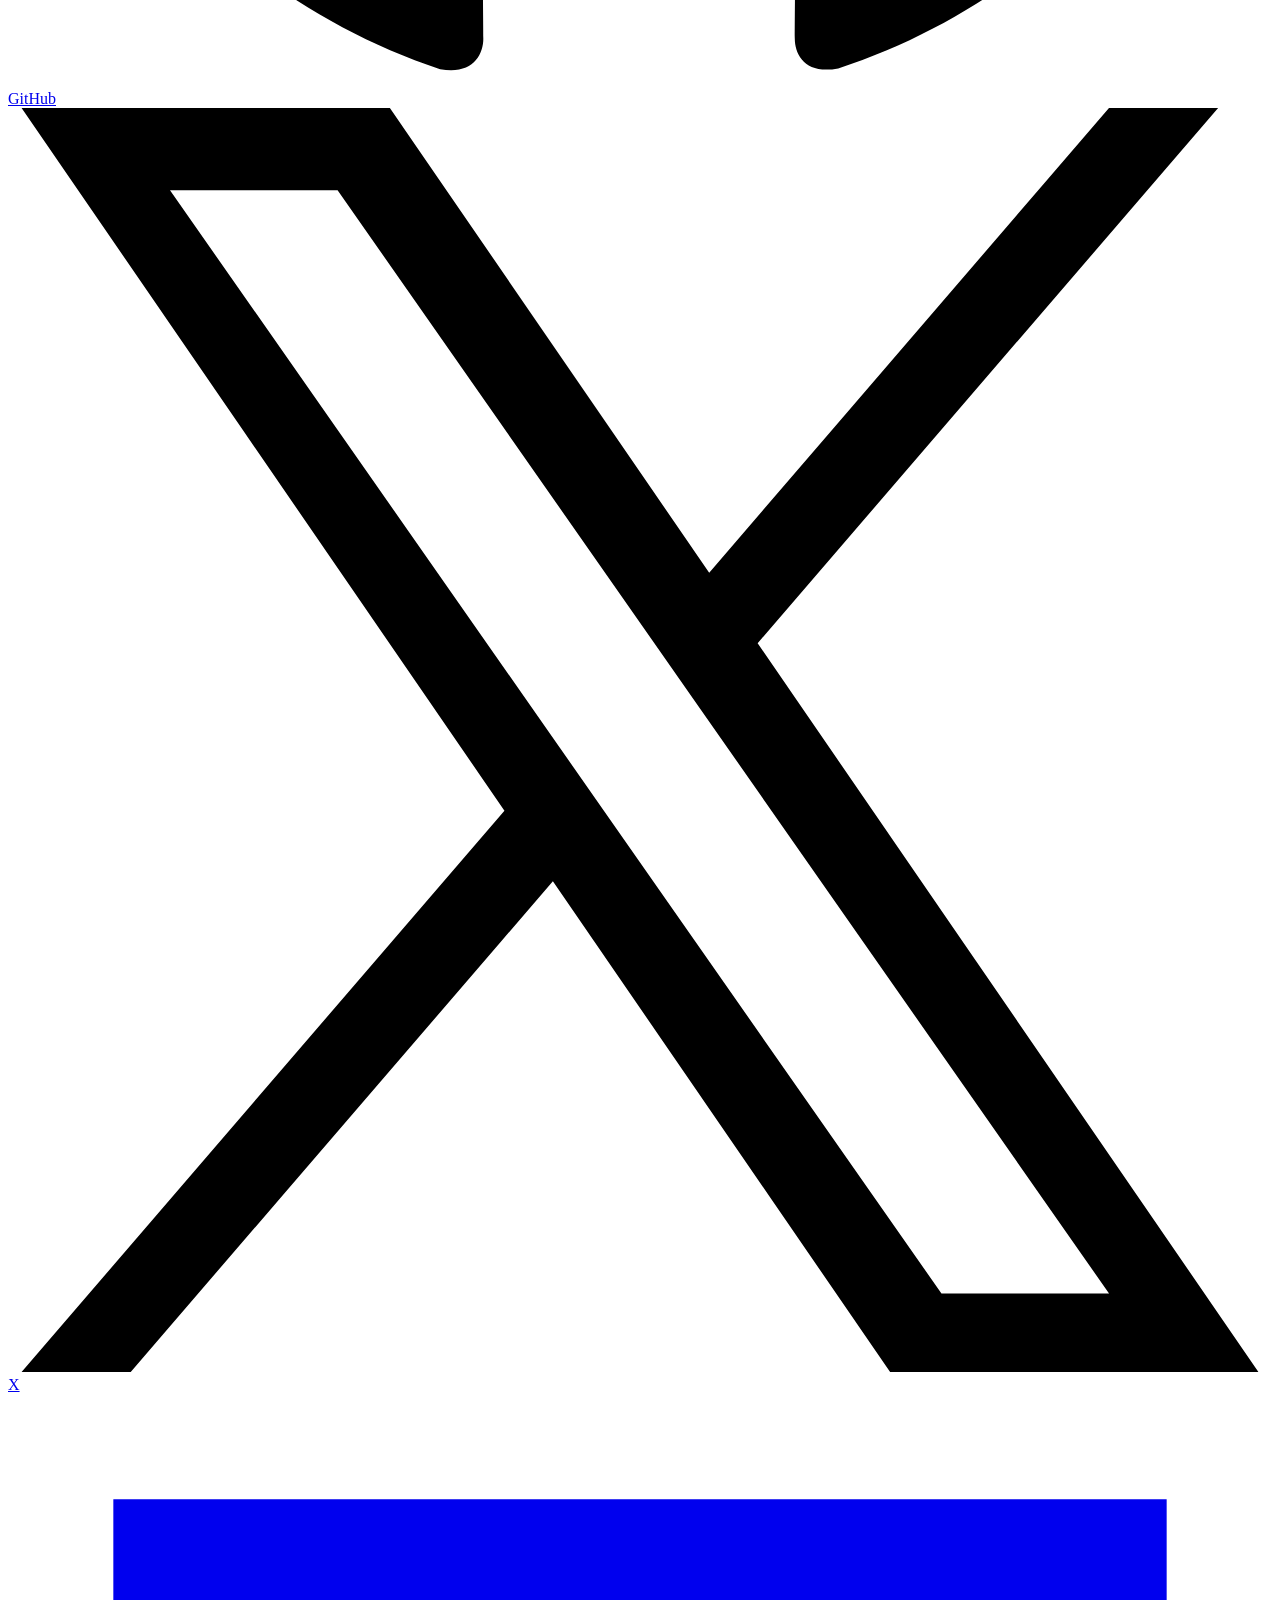
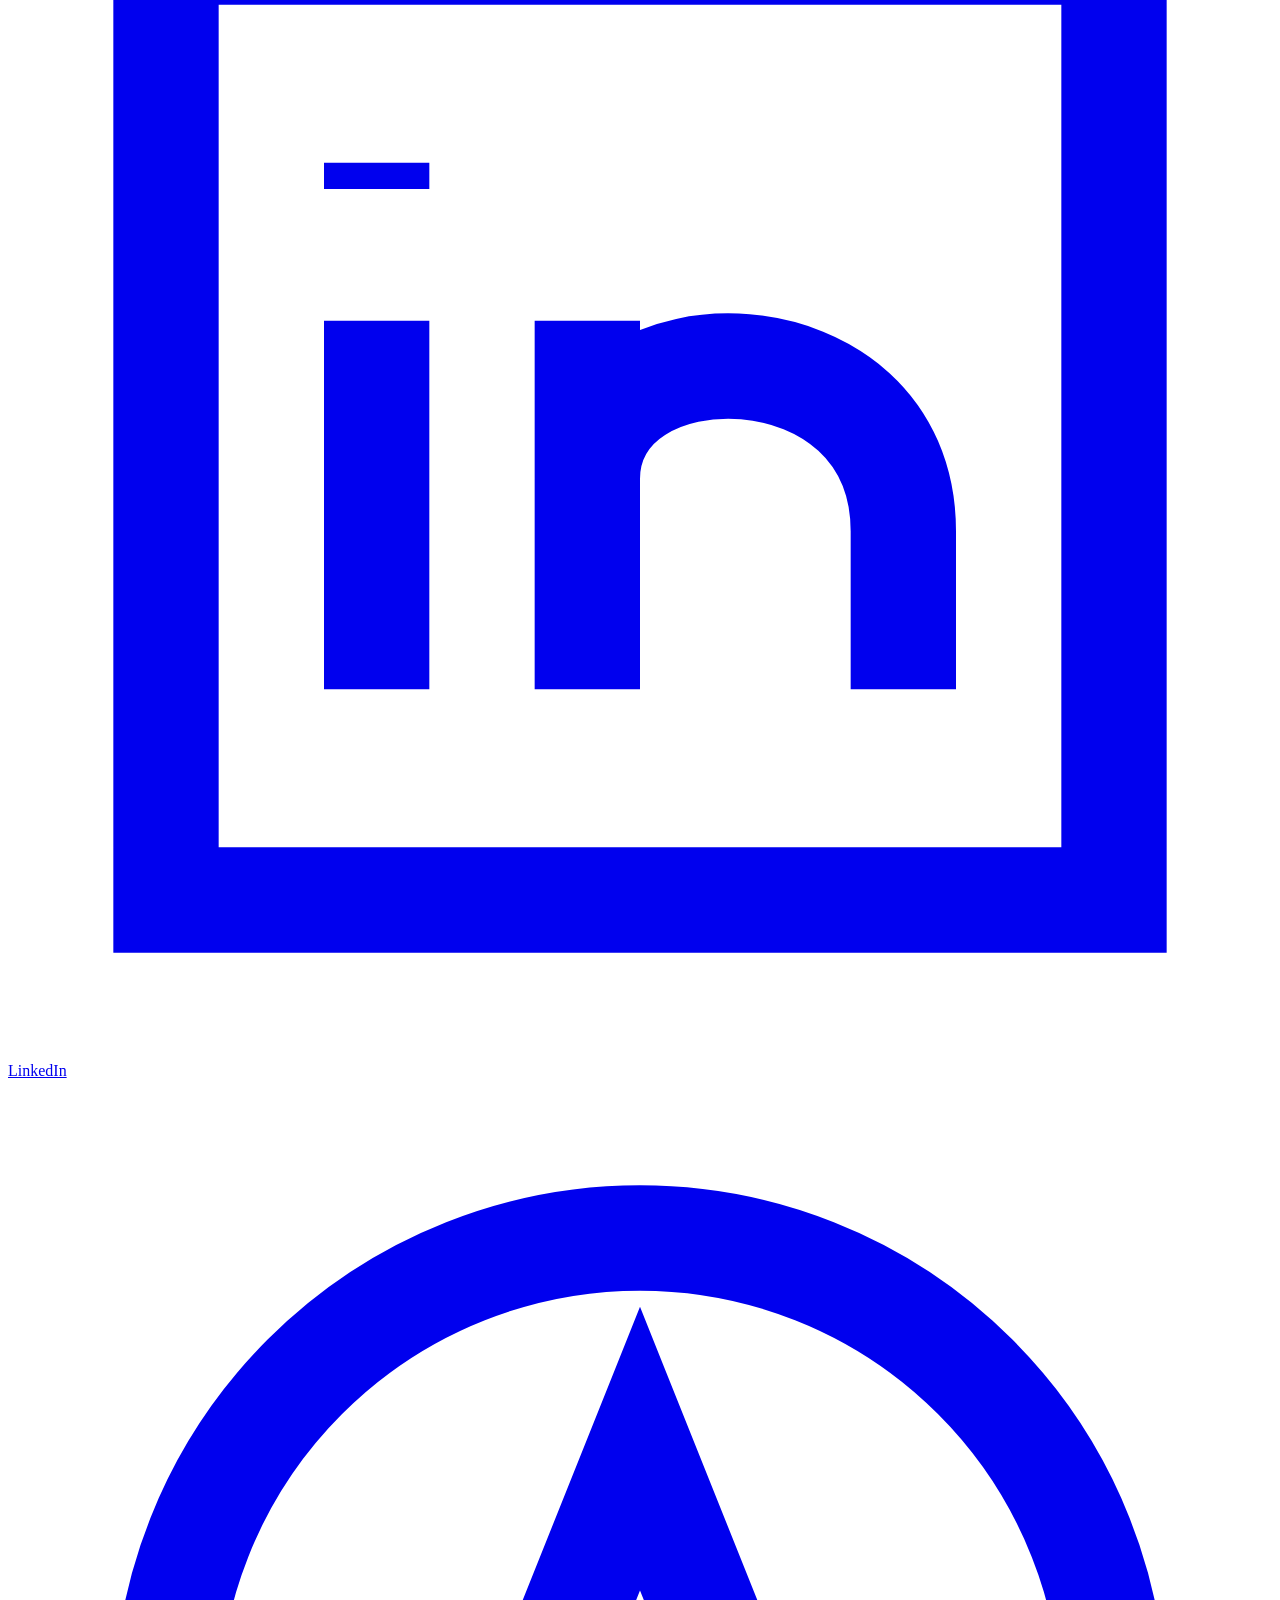
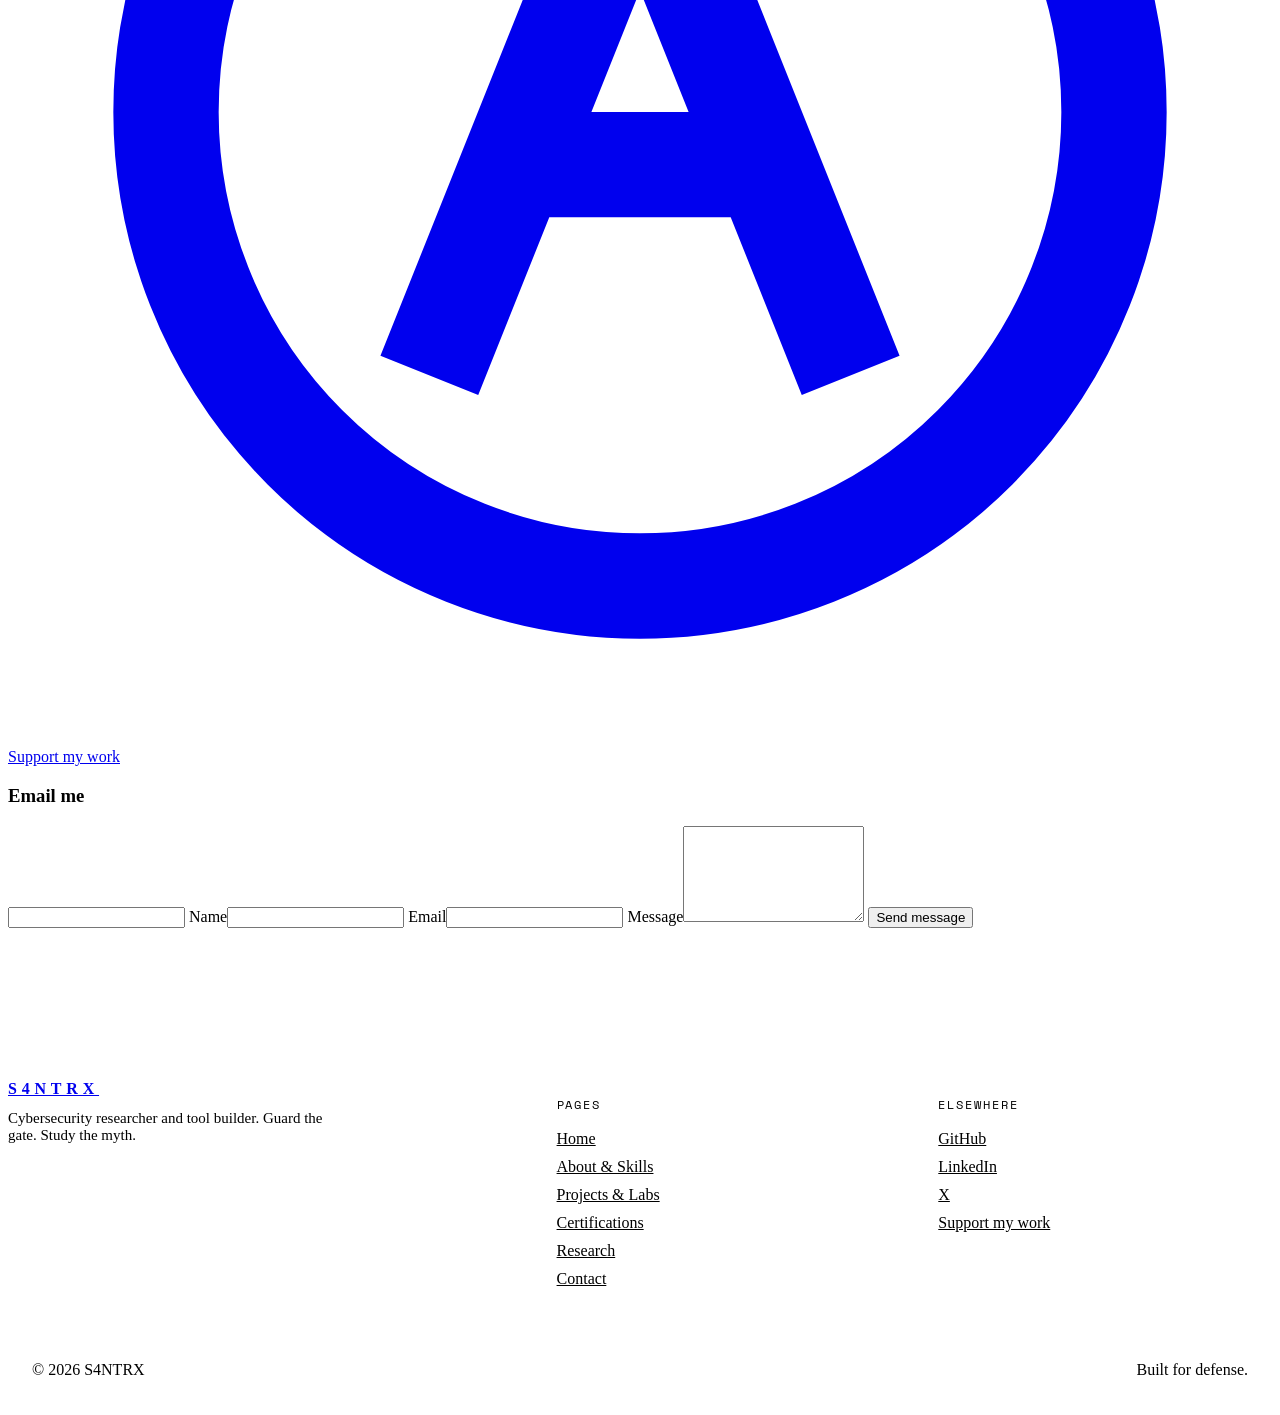
<file: contact.html>
<!DOCTYPE html>
<html lang="en"><head><meta charset="utf-8"><meta name="viewport" content="width=device-width, initial-scale=1, viewport-fit=cover"><title>Contact | S4NTRX</title><meta name="description" content="Email, LinkedIn, GitHub and other professional links."><link rel="icon" type="image/svg+xml" href="favicon.svg"><link rel="preconnect" href="https://fonts.googleapis.com"><link rel="preconnect" href="https://fonts.gstatic.com" crossorigin><link href="https://fonts.googleapis.com/css2?family=Bodoni+Moda:ital,wght@0,400;0,600;1,400&family=Great+Vibes&family=Space+Mono:wght@400;700&family=UnifrakturCook:wght@700&display=swap" rel="stylesheet"><link rel="stylesheet" href="style.css"></head>
<body><nav><div class="wrap"><a class="brand mono" href="index.html"><b>S4NTRX</b></a><ul class="mono" id="tabs"><li><a href="index.html">Home</a></li><li><a href="about.html">About &amp; Skills</a></li><li><a href="projects.html">Projects &amp; Labs</a></li><li><a href="certifications.html">Certifications</a></li><li><a href="research.html">Research</a></li><li><a href="contact.html" aria-current=page>Contact</a></li></ul><a class="btn mono" href="https://github.com/s4ntrx">GitHub</a></div></nav><main id="top"><section id="contact" class="page"><div class="wrap"><div class="key"></div><p class="idx mono">06 / Contact</p><h2>Contact</h2>
<p class="big" style="margin-top:24px">Ready to build and defend the future <em>together?</em></p>
<div class="split">
<div><h3>Professional links</h3><div class="soc mono"><a href="https://github.com/s4ntrx"><svg viewBox="0 0 24 24" aria-hidden="true"><path d="M12 .297c-6.63 0-12 5.373-12 12 0 5.303 3.438 9.8 8.205 11.385.6.113.82-.258.82-.577 0-.285-.01-1.04-.015-2.04-3.338.724-4.042-1.61-4.042-1.61C4.422 18.07 3.633 17.7 3.633 17.7c-1.087-.744.084-.729.084-.729 1.205.084 1.838 1.236 1.838 1.236 1.07 1.835 2.809 1.305 3.495.998.108-.776.417-1.305.76-1.605-2.665-.3-5.466-1.332-5.466-5.93 0-1.31.465-2.38 1.235-3.22-.135-.303-.54-1.523.105-3.176 0 0 1.005-.322 3.3 1.23.96-.267 1.98-.399 3-.405 1.02.006 2.04.138 3 .405 2.28-1.552 3.285-1.23 3.285-1.23.645 1.653.24 2.873.12 3.176.765.84 1.23 1.91 1.23 3.22 0 4.61-2.805 5.625-5.475 5.92.42.36.81 1.096.81 2.22 0 1.606-.015 2.896-.015 3.286 0 .315.21.69.825.57C20.565 22.092 24 17.592 24 12.297c0-6.627-5.373-12-12-12"/></svg>GitHub</a><a href="https://x.com/BdMutant"><svg viewBox="0 0 24 24" aria-hidden="true"><path d="M14.234 10.162 22.977 0h-2.072l-7.591 8.824L7.251 0H.258l9.168 13.343L.258 24H2.33l8.016-9.318L16.749 24h6.993zm-2.837 3.299-.929-1.329L3.076 1.56h3.182l5.965 8.532.929 1.329 7.754 11.09h-3.182z"/></svg>X</a><a href="https://www.linkedin.com/in/peter-kariuki-150546432"><svg viewBox="0 0 24 24" aria-hidden="true"><path d="M3 3h18v18H3zM7 10v7M7 7v.5M11 17v-7M11 13c0-3 6-3 6 1v3" fill="none" stroke="currentColor" stroke-width="2"/></svg>LinkedIn</a><a href="https://paystack.shop/pay/bxg5kd2ghg"><svg viewBox="0 0 24 24" aria-hidden="true"><circle cx="12" cy="12" r="9" fill="none" stroke="currentColor" stroke-width="2"/><path d="M8 17l4-10 4 10M10 13h4" fill="none" stroke="currentColor" stroke-width="2"/></svg>Support my work</a></div></div>
<div><h3>Email me</h3>
<form action="https://formsubmit.co/sntxsec@proton.me" method="POST">
<input type="hidden" name="_subject" value="New message from the S4NTRX portfolio"><input type="hidden" name="_template" value="table"><input type="hidden" name="_next" value="https://s4ntrx.github.io/Portifolio/contact.html"><input class="hp" type="text" name="_honey" tabindex="-1" autocomplete="off">
<label class="mono" for="fn">Name</label><input id="fn" name="name" required autocomplete="name">
<label class="mono" for="fe">Email</label><input id="fe" name="email" type="email" required autocomplete="email">
<label class="mono" for="fm">Message</label><textarea id="fm" name="message" rows="6" required></textarea>
<button class="btn mono" type="submit">Send message</button></form>
</div>
</div></div></section></main><footer class="foot"><div class="wrap fgrid"><div><a class="brand mono" href="index.html"><b>S4NTRX</b></a><p>Cybersecurity researcher and tool builder. Guard the gate. Study the myth.</p></div><div><h4>Pages</h4><a class="l" href="index.html">Home</a><a class="l" href="about.html">About &amp; Skills</a><a class="l" href="projects.html">Projects &amp; Labs</a><a class="l" href="certifications.html">Certifications</a><a class="l" href="research.html">Research</a><a class="l" href="contact.html">Contact</a></div><div><h4>Elsewhere</h4><a class="l" href="https://github.com/s4ntrx">GitHub</a><a class="l" href="https://www.linkedin.com/in/peter-kariuki-150546432">LinkedIn</a><a class="l" href="https://x.com/BdMutant">X</a><a class="l" href="https://paystack.shop/pay/bxg5kd2ghg">Support my work</a></div></div><div class="wrap fbase mono"><span>© 2026 S4NTRX</span><span>Built for defense.</span></div></footer><script src="app.js"></script></body></html>
</file>
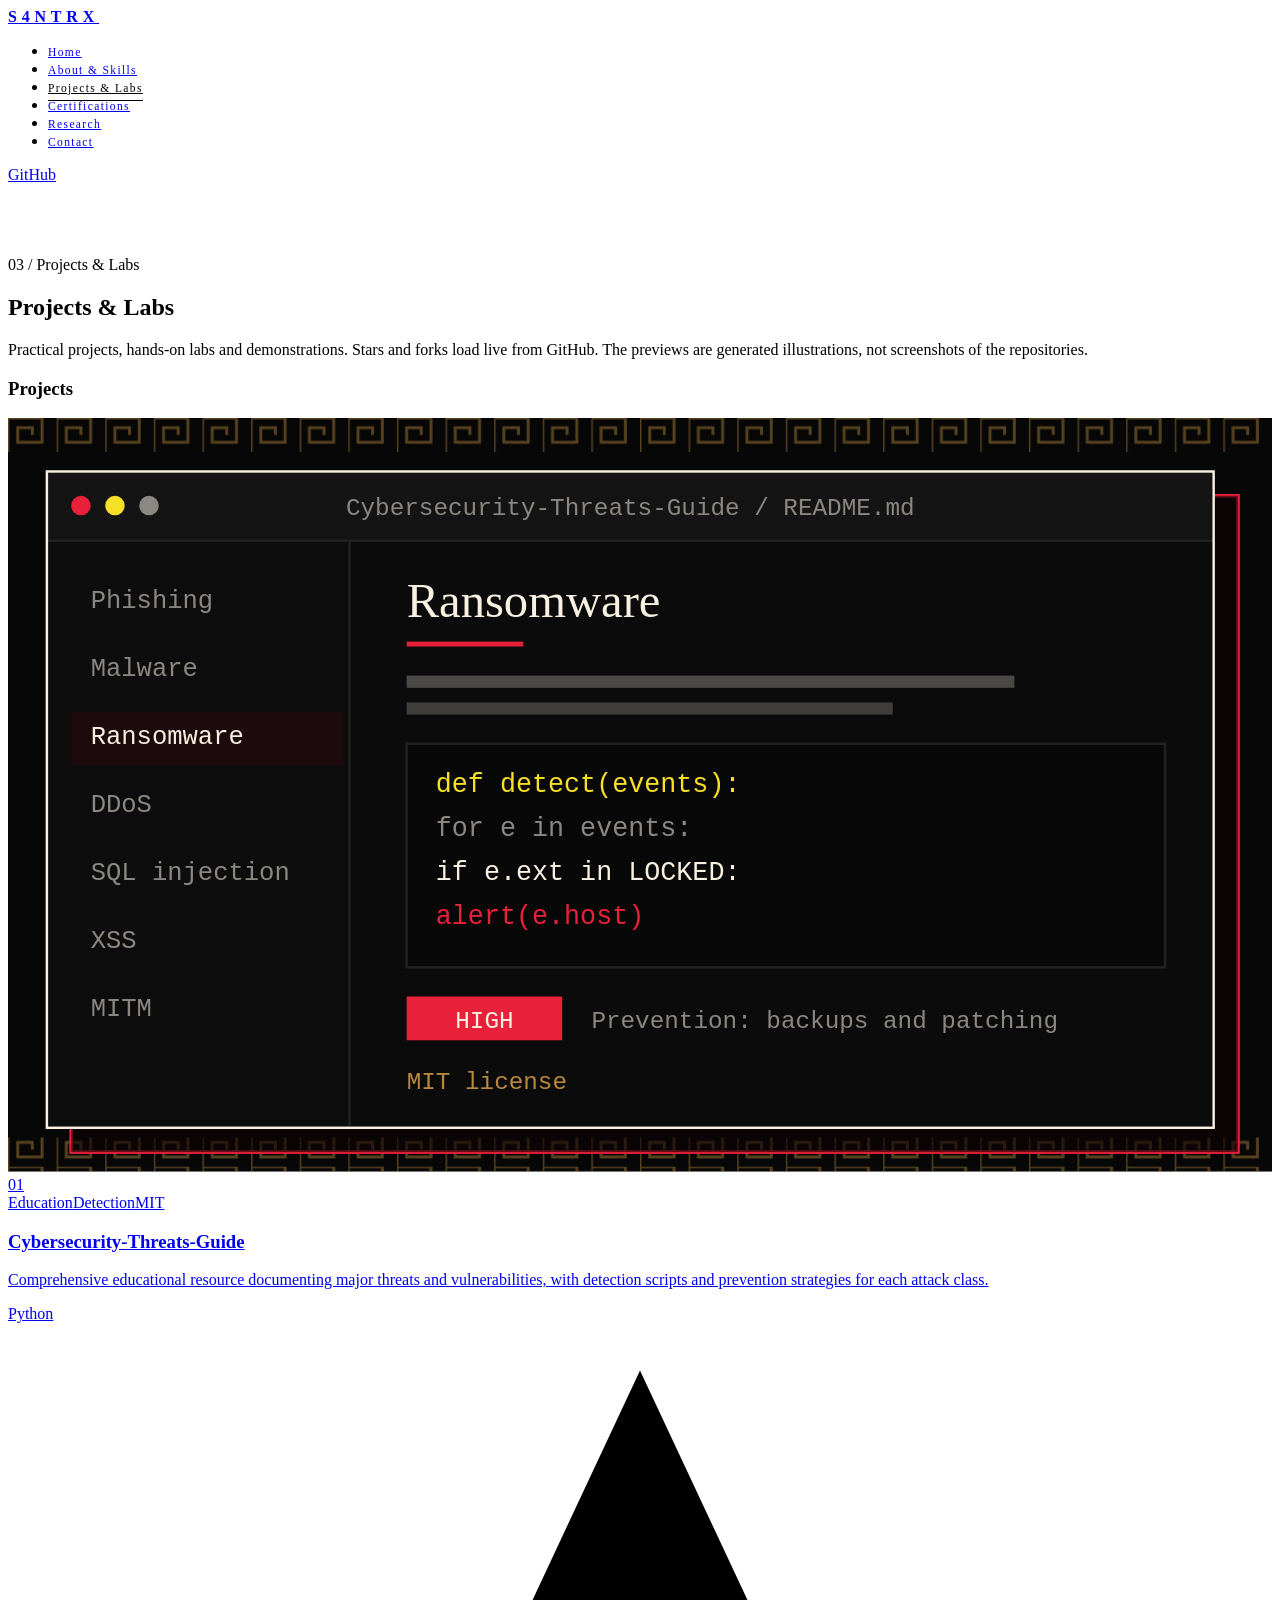
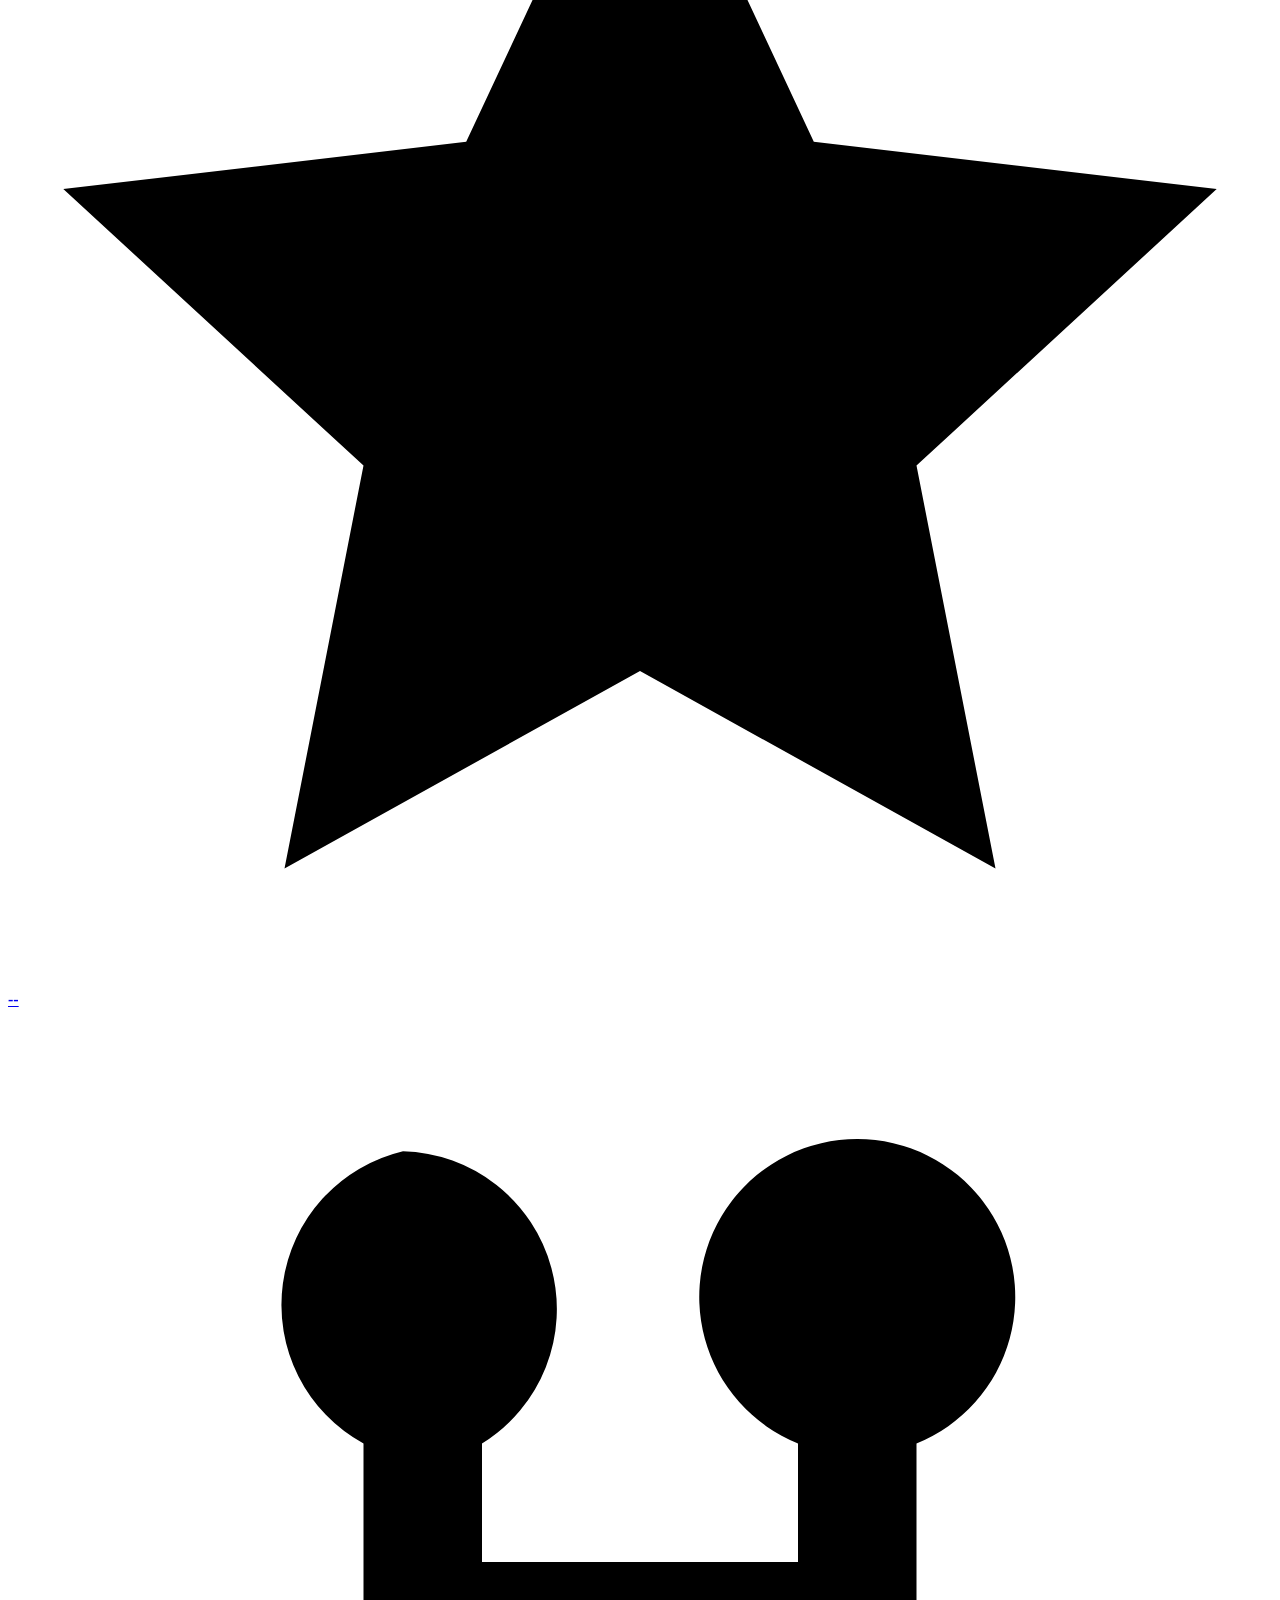
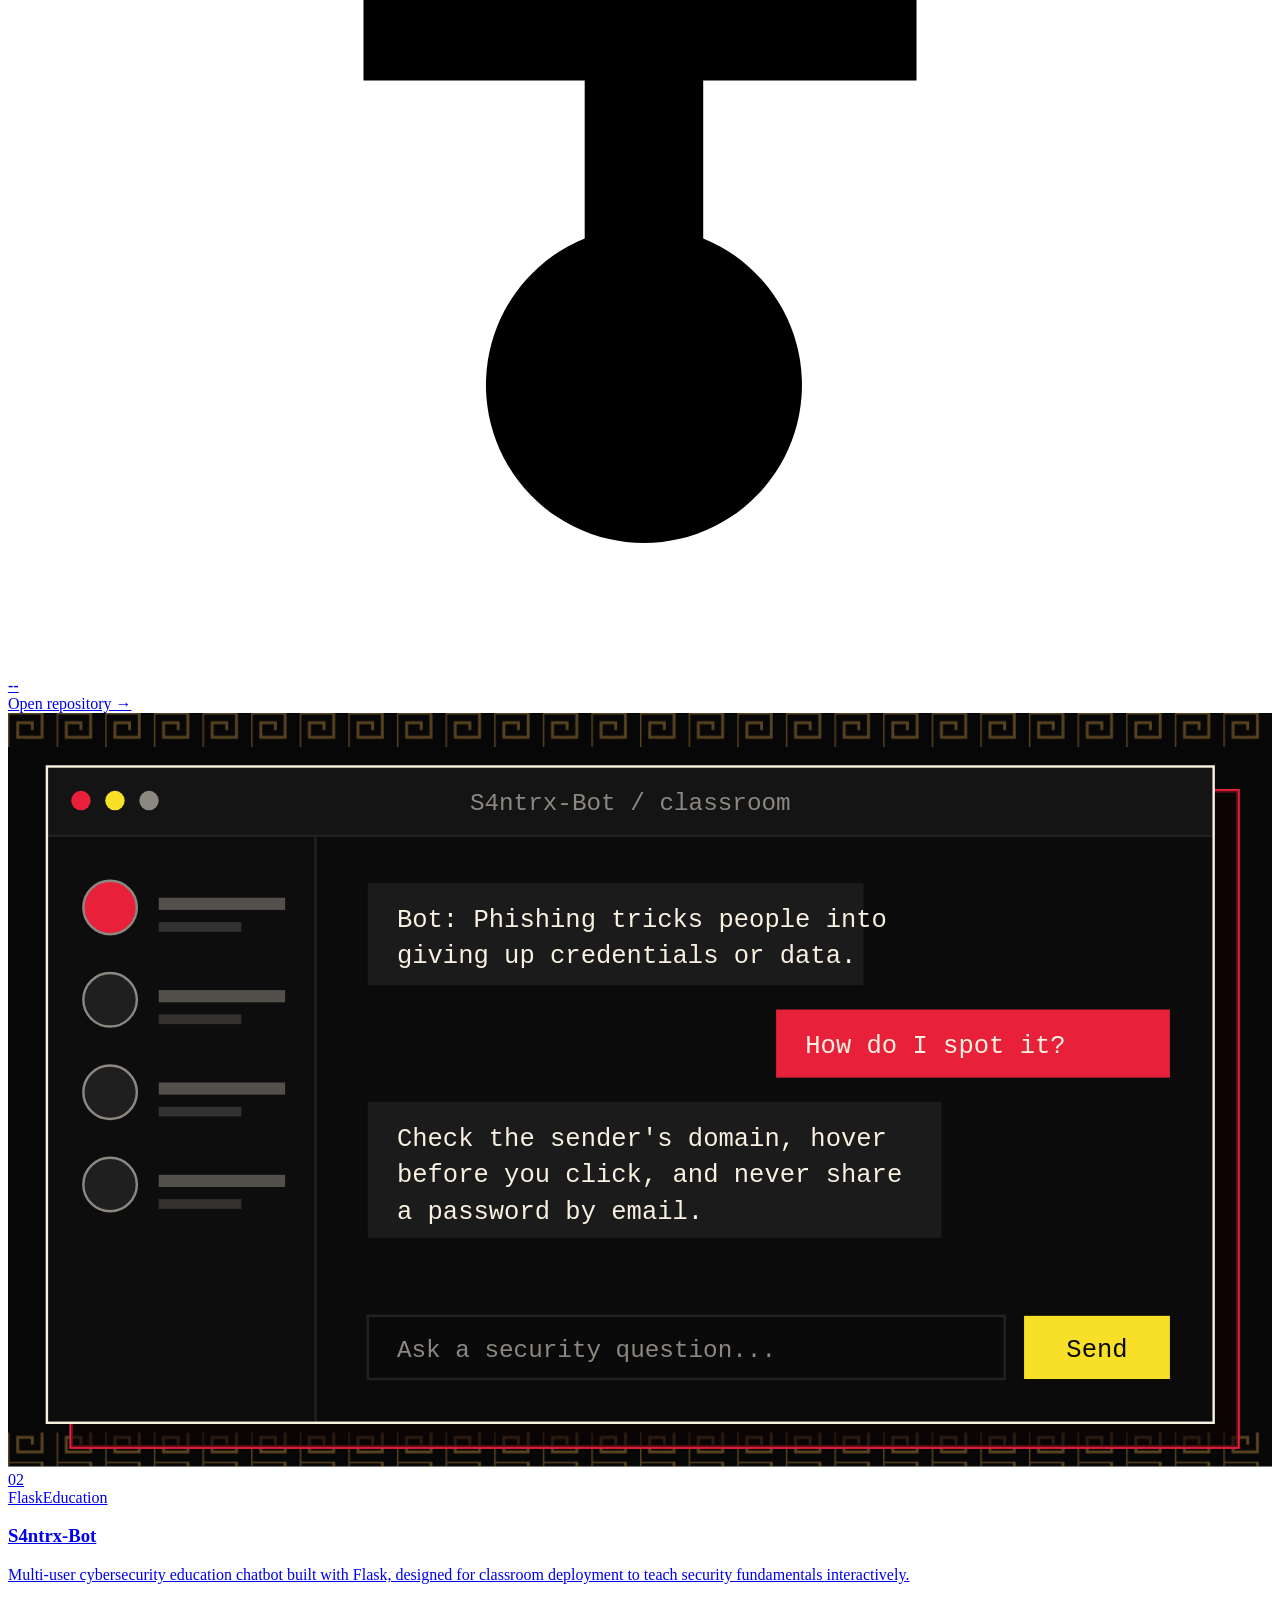
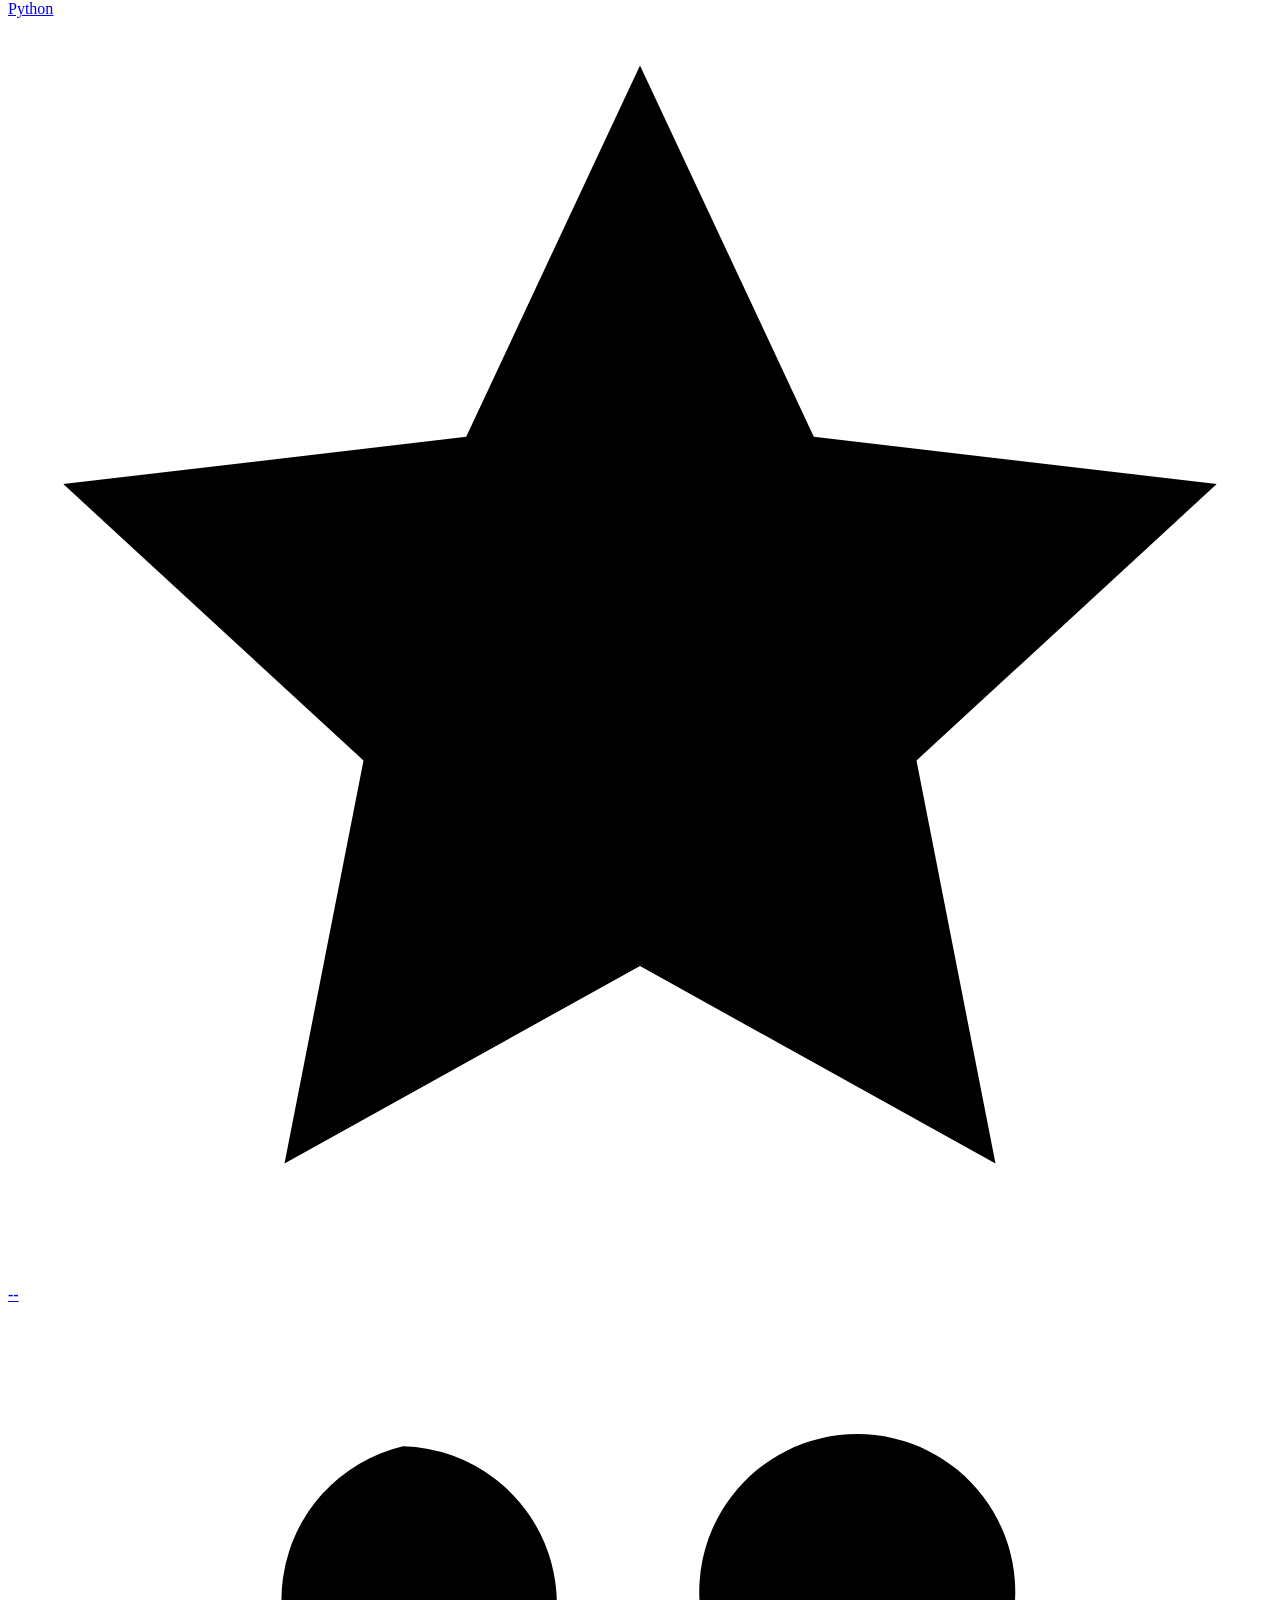
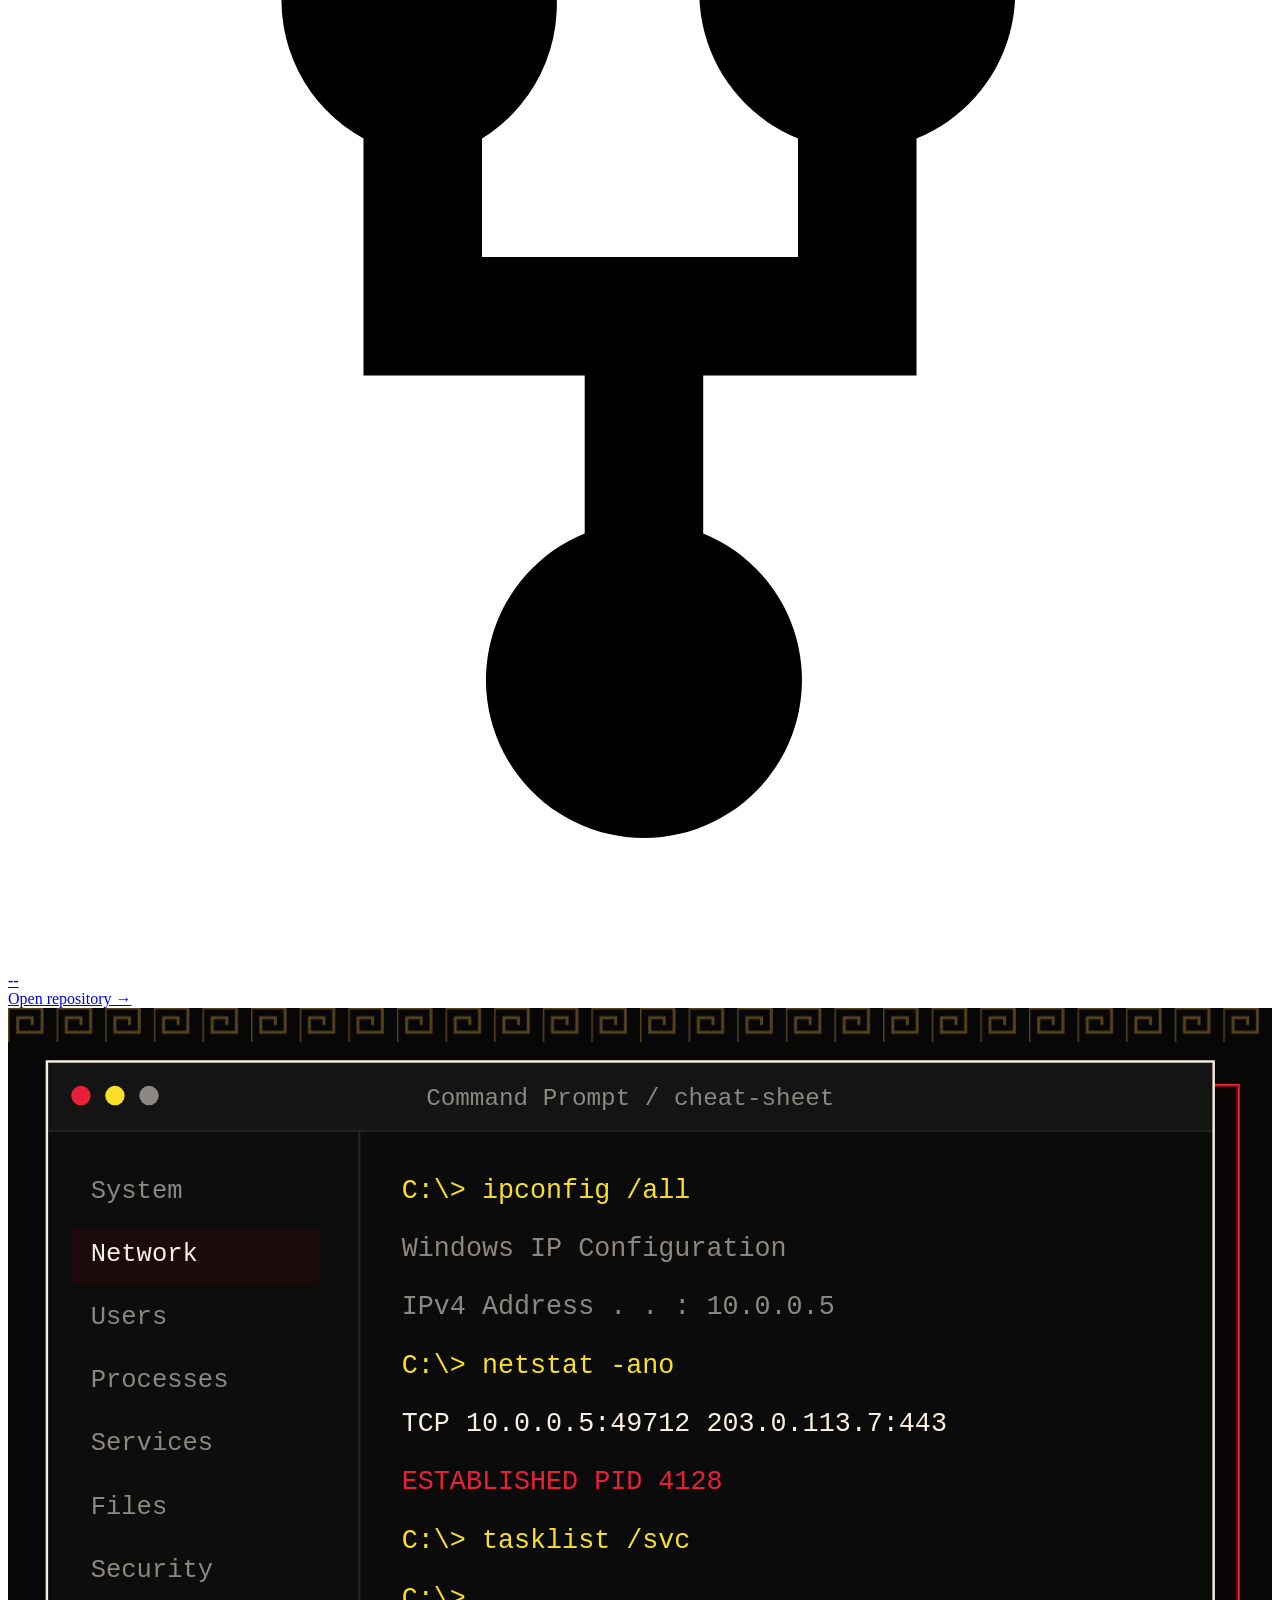
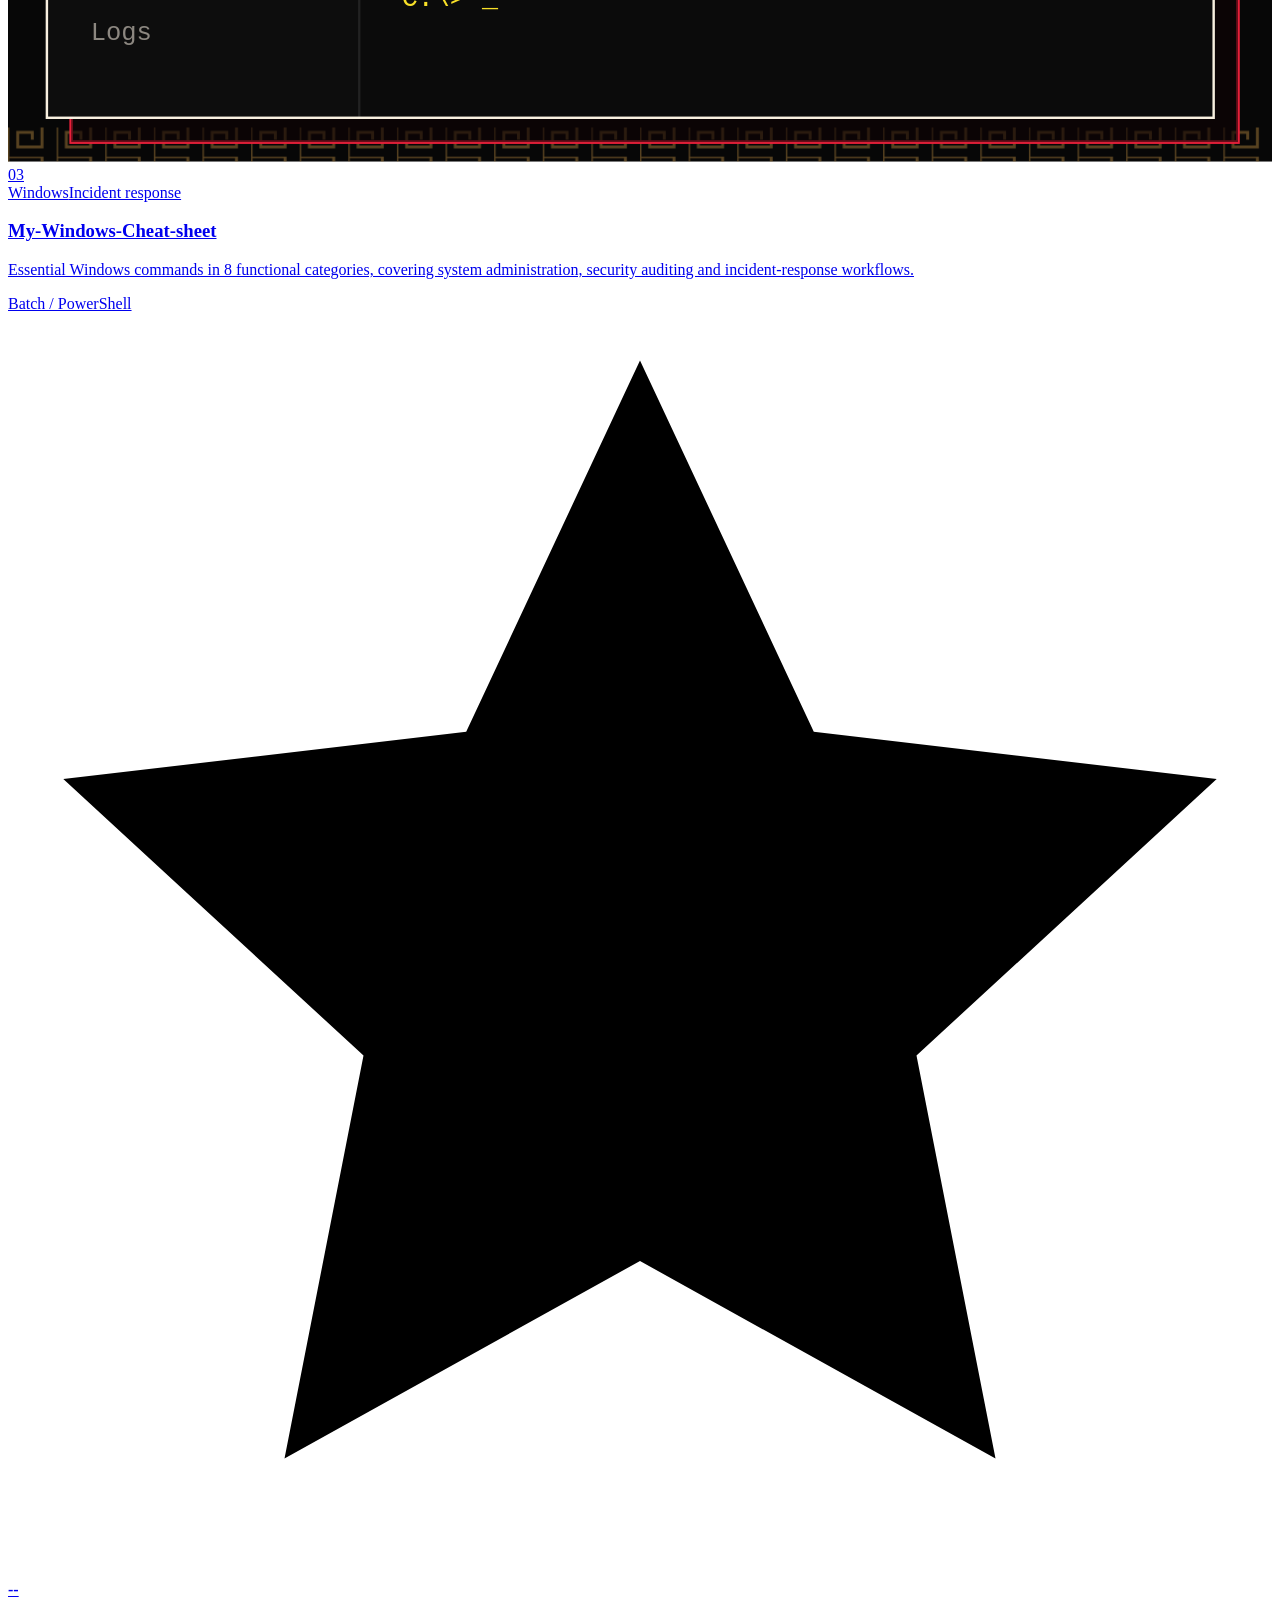
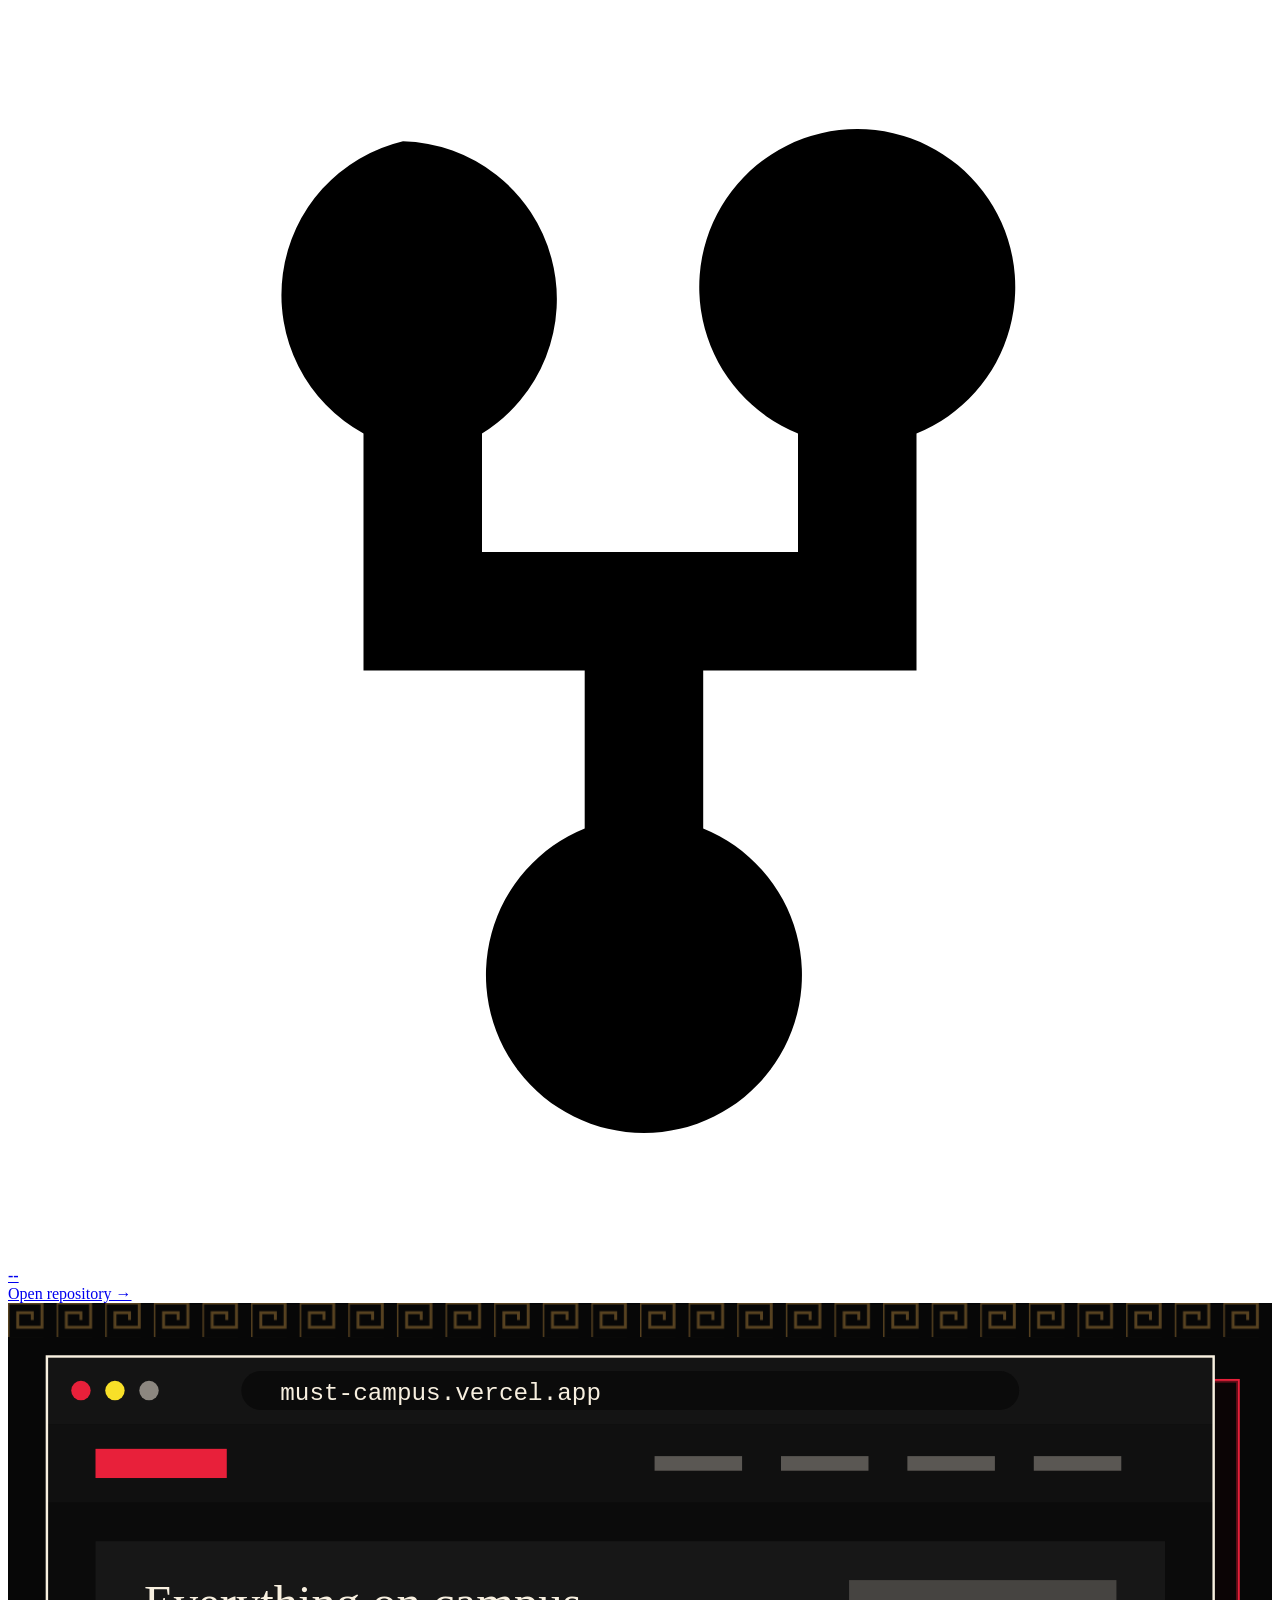
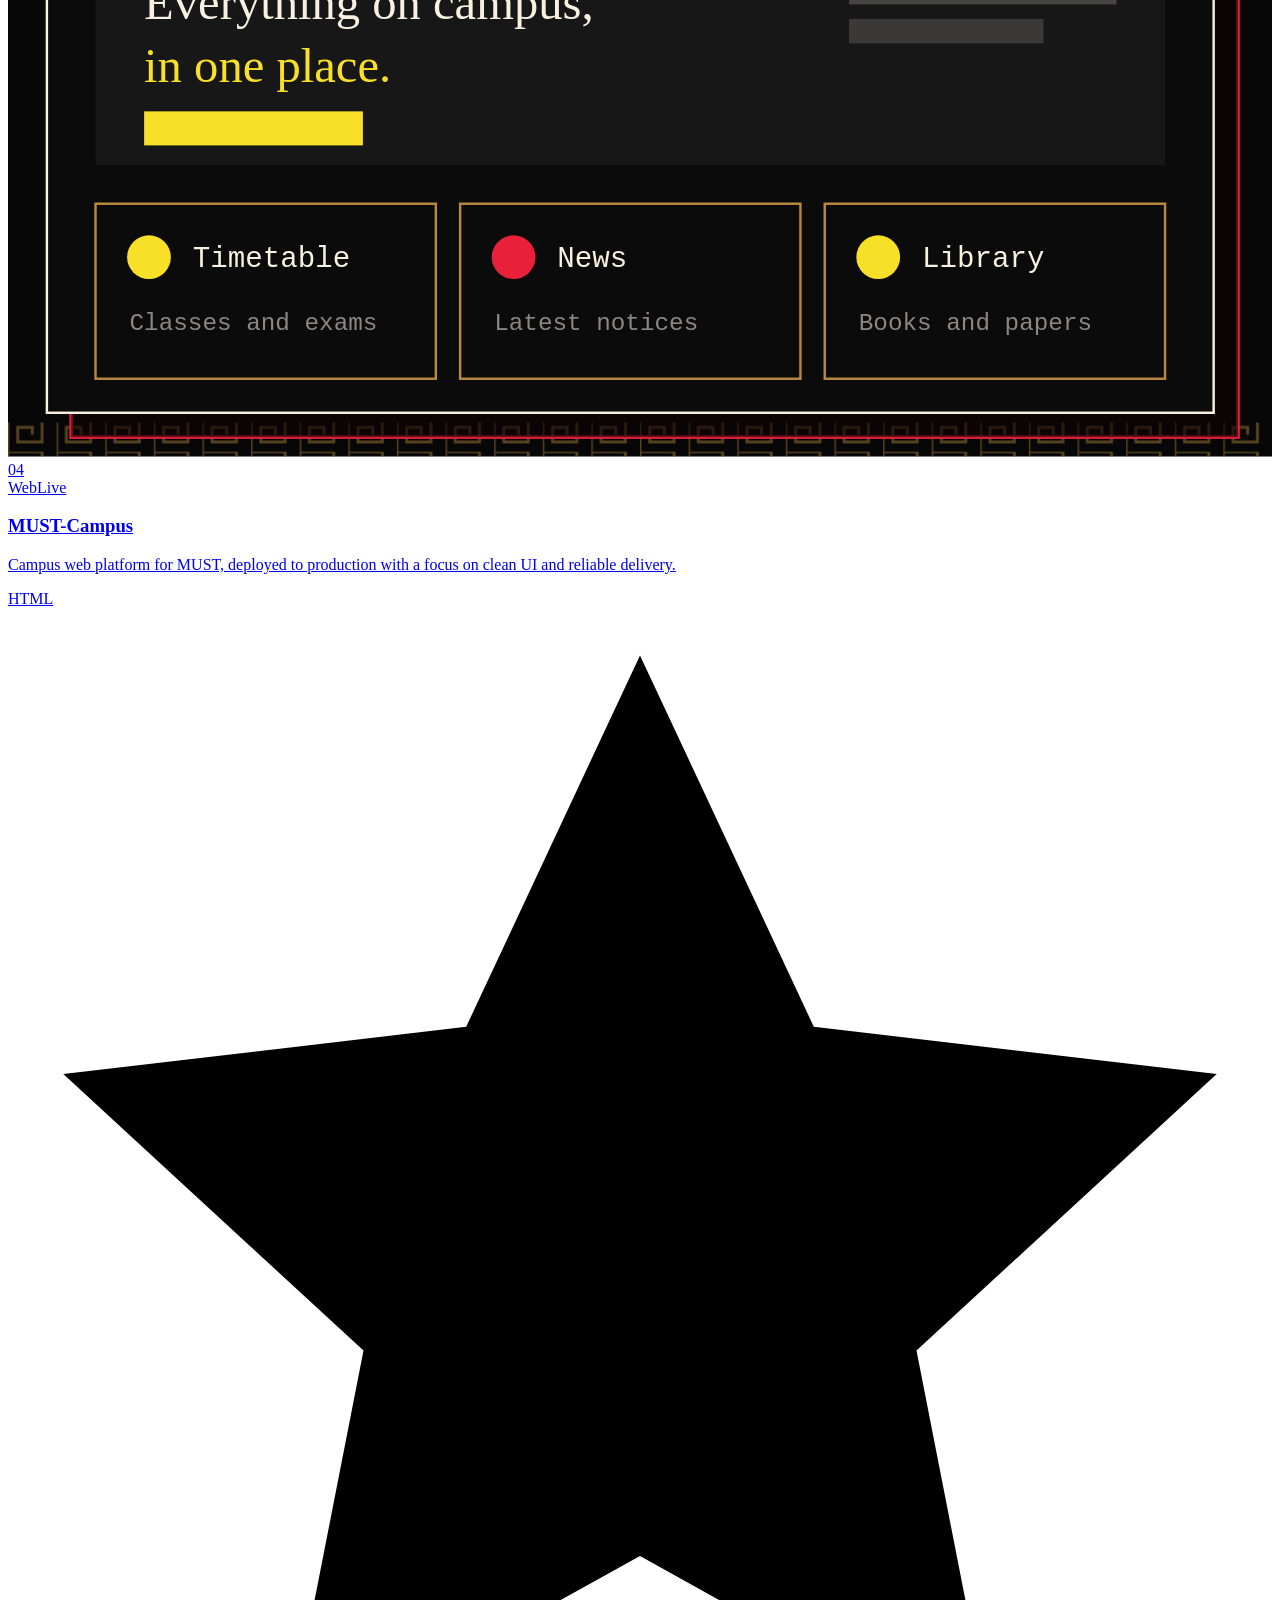
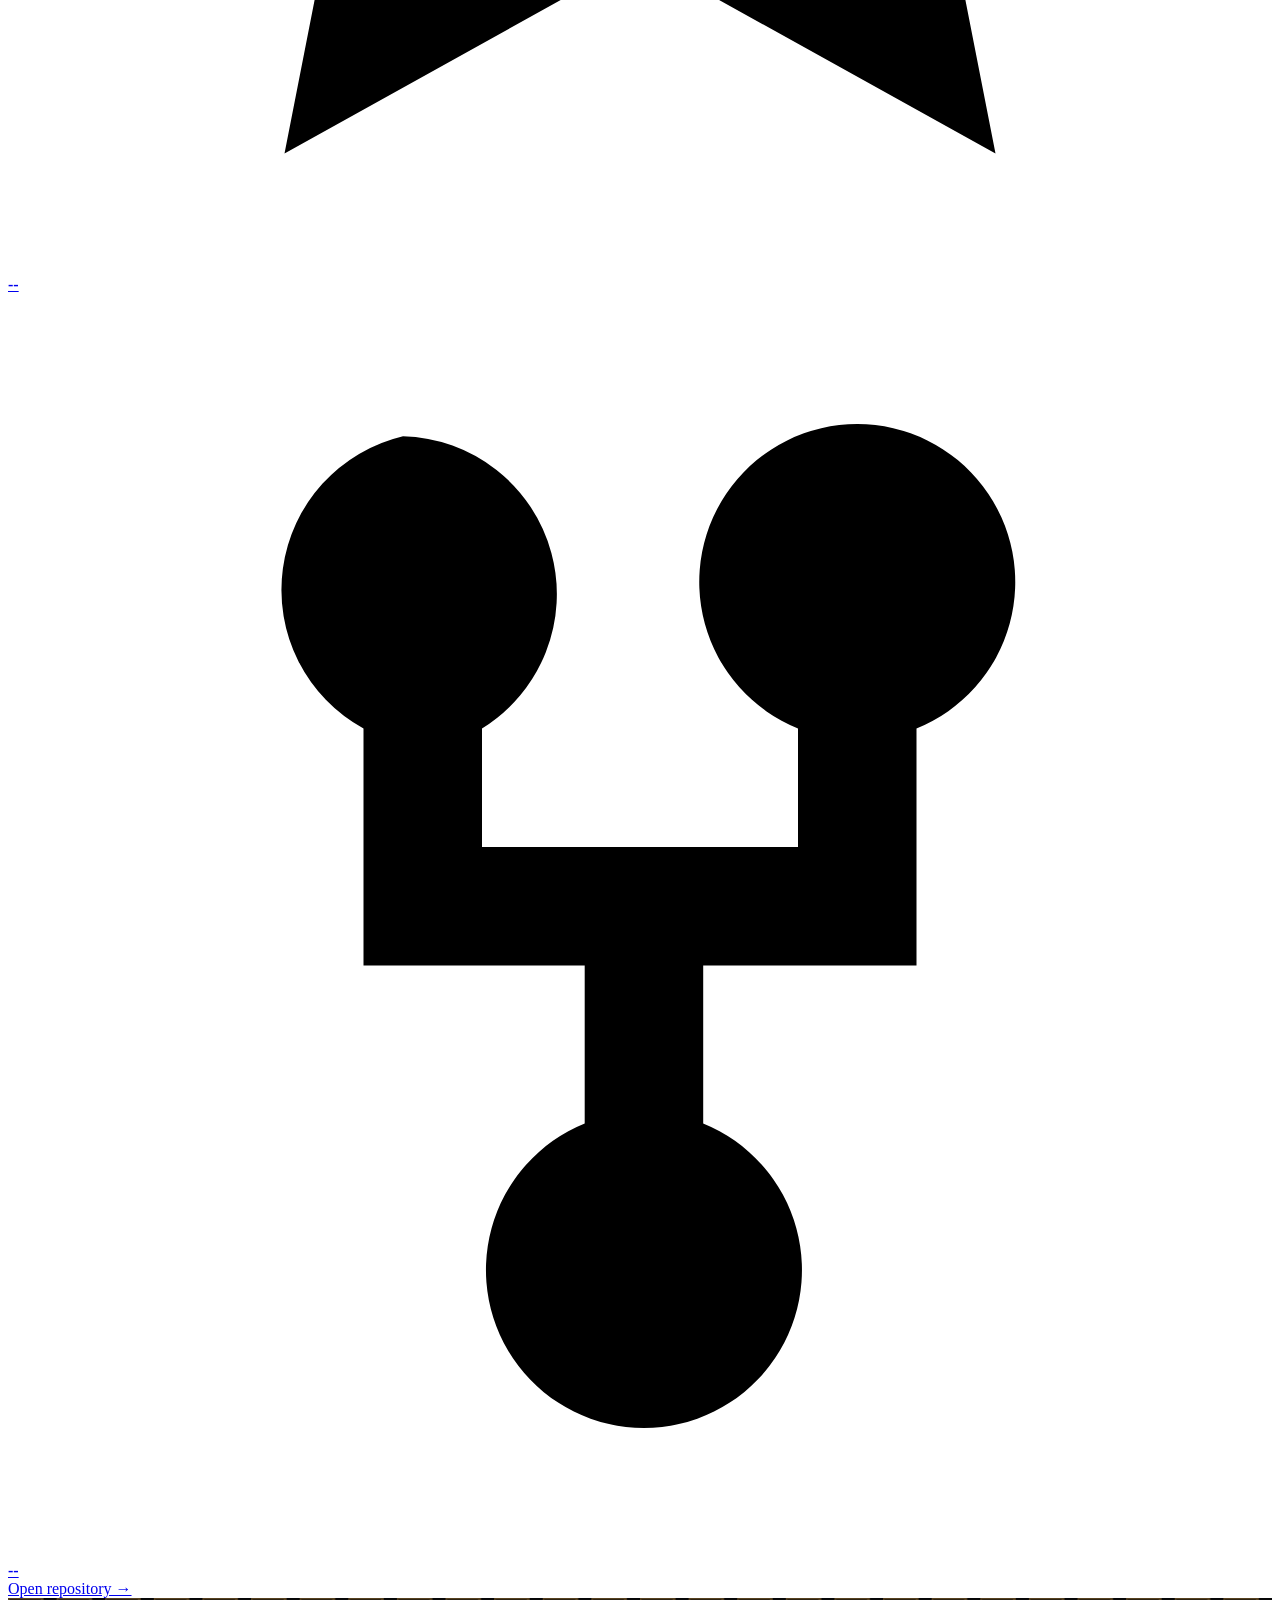
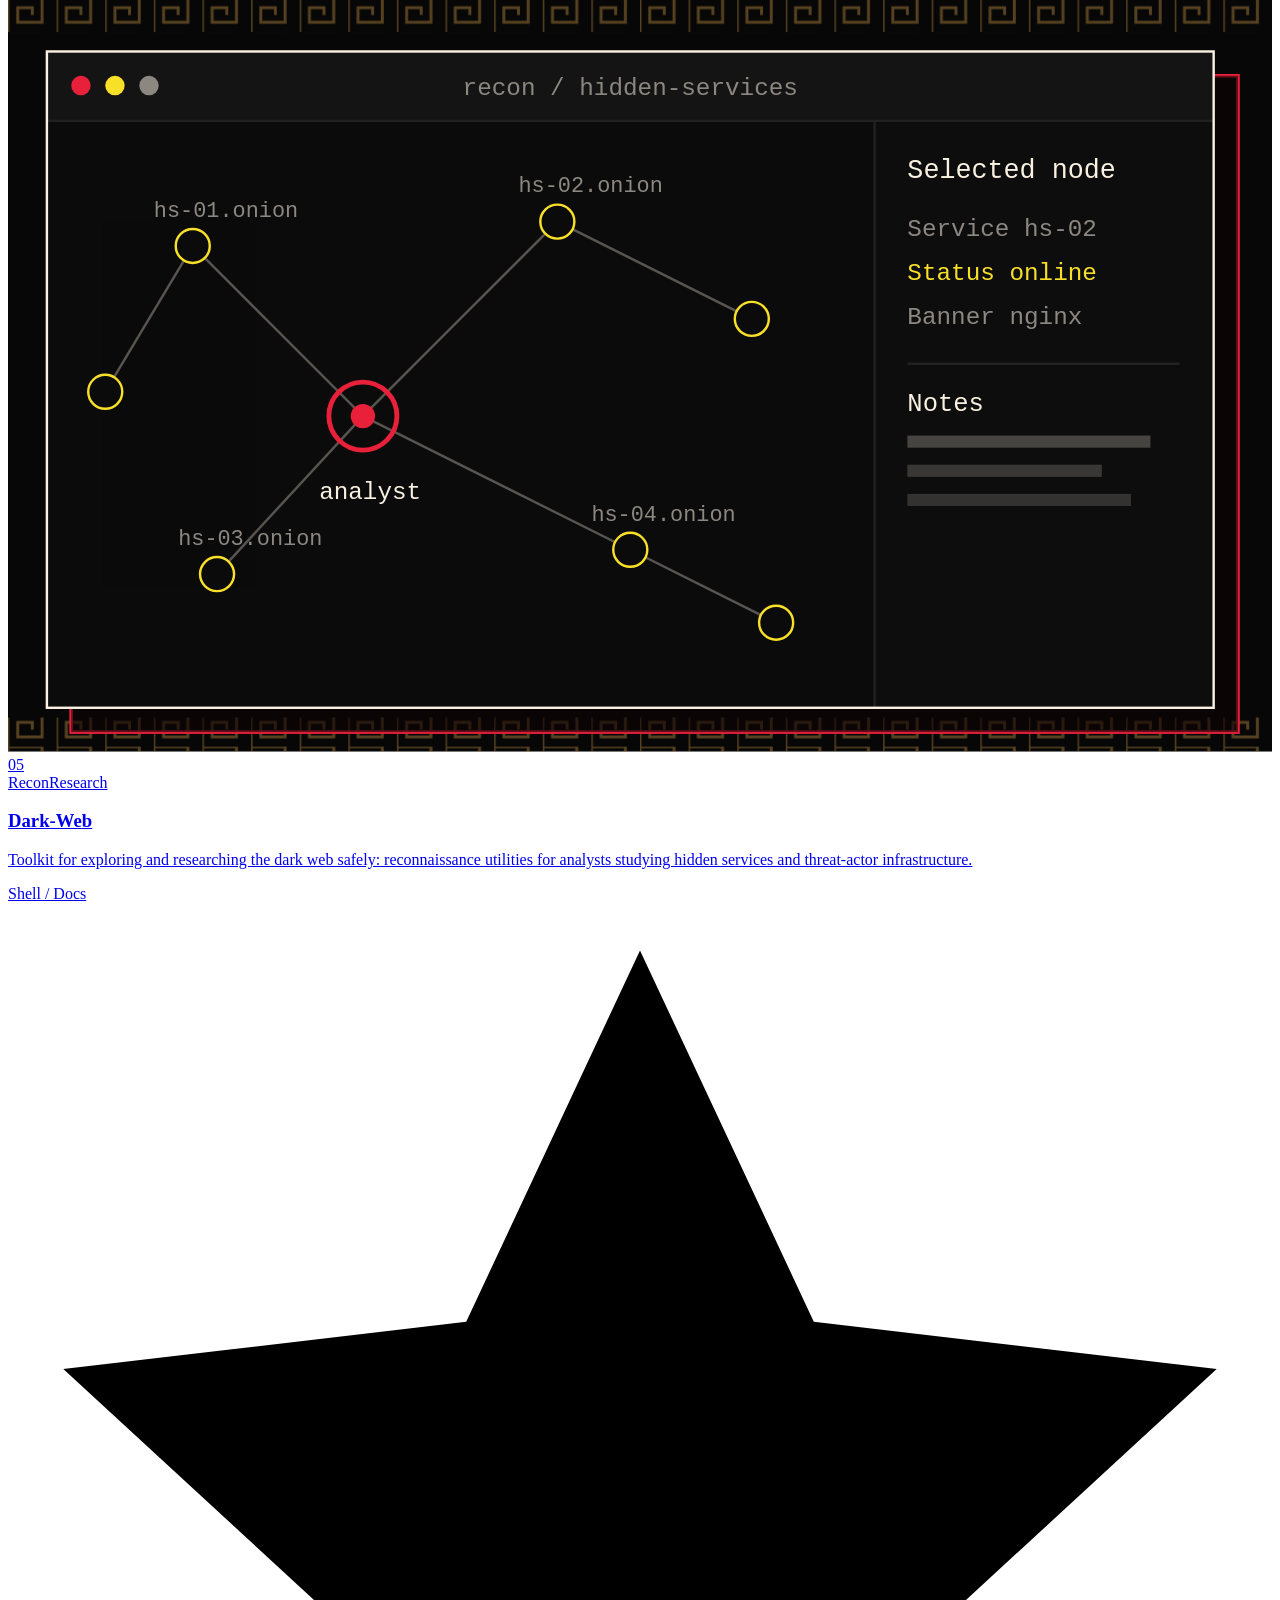
<file: projects.html>
<!DOCTYPE html>
<html lang="en"><head><meta charset="utf-8"><meta name="viewport" content="width=device-width, initial-scale=1, viewport-fit=cover"><title>Projects &amp; Labs | S4NTRX</title><meta name="description" content="Practical projects, hands-on labs and demonstrations."><link rel="icon" type="image/svg+xml" href="favicon.svg"><link rel="preconnect" href="https://fonts.googleapis.com"><link rel="preconnect" href="https://fonts.gstatic.com" crossorigin><link href="https://fonts.googleapis.com/css2?family=Bodoni+Moda:ital,wght@0,400;0,600;1,400&family=Great+Vibes&family=Space+Mono:wght@400;700&family=UnifrakturCook:wght@700&display=swap" rel="stylesheet"><link rel="stylesheet" href="style.css"></head>
<body><nav><div class="wrap"><a class="brand mono" href="index.html"><b>S4NTRX</b></a><ul class="mono" id="tabs"><li><a href="index.html">Home</a></li><li><a href="about.html">About &amp; Skills</a></li><li><a href="projects.html" aria-current=page>Projects &amp; Labs</a></li><li><a href="certifications.html">Certifications</a></li><li><a href="research.html">Research</a></li><li><a href="contact.html">Contact</a></li></ul><a class="btn mono" href="https://github.com/s4ntrx">GitHub</a></div></nav><main id="top"><div id="projects"><section id="projects-cards"><div class="wrap"><div class="key"></div><p class="idx mono">03 / Projects &amp; Labs</p><h2>Projects &amp; Labs</h2><p class="sub">Practical projects, hands-on labs and demonstrations. Stars and forks load live from GitHub. The previews are generated illustrations, not screenshots of the repositories.</p><h3 class="h3 f0">Projects</h3><div class="cards"><a class="card" data-repo="Cybersecurity-Threats-Guide" href="https://github.com/s4ntrx/Cybersecurity-Threats-Guide"><div class="shot"><svg class="art" data-i="0" viewBox="0 0 520 310" role="img" aria-label="Preview of Cybersecurity-Threats-Guide"></svg><span class="num mono">01</span></div><div class="b"><div class="tags"><span>Education</span><span>Detection</span><span>MIT</span></div><h3>Cybersecurity-Threats-Guide</h3><p>Comprehensive educational resource documenting major threats and vulnerabilities, with detection scripts and prevention strategies for each attack class.</p><div class="f mono"><span class="lang">Python</span><span class="sf"><span><svg viewBox="0 0 16 16" aria-hidden="true"><path d="M8 .6l2.2 4.7 5.1.6-3.8 3.5 1 5.1L8 12l-4.5 2.5 1-5.1L.7 5.9l5.1-.6z"/></svg><b data-s>--</b></span><span><svg viewBox="0 0 16 16" aria-hidden="true"><path d="M5 1.8a2 2 0 011 3.7V7h4V5.5a2 2 0 11 1.5 0V8.5H8.8v2a2 2 0 11-1.5 0v-2H4.5V5.5A2 2 0 015 1.8z"/></svg><b data-f>--</b></span></span></div><span class="go mono">Open repository →</span></div></a><a class="card" data-repo="S4ntrx-Bot" href="https://github.com/s4ntrx/S4ntrx-Bot"><div class="shot"><svg class="art" data-i="1" viewBox="0 0 520 310" role="img" aria-label="Preview of S4ntrx-Bot"></svg><span class="num mono">02</span></div><div class="b"><div class="tags"><span>Flask</span><span>Education</span></div><h3>S4ntrx-Bot</h3><p>Multi-user cybersecurity education chatbot built with Flask, designed for classroom deployment to teach security fundamentals interactively.</p><div class="f mono"><span class="lang">Python</span><span class="sf"><span><svg viewBox="0 0 16 16" aria-hidden="true"><path d="M8 .6l2.2 4.7 5.1.6-3.8 3.5 1 5.1L8 12l-4.5 2.5 1-5.1L.7 5.9l5.1-.6z"/></svg><b data-s>--</b></span><span><svg viewBox="0 0 16 16" aria-hidden="true"><path d="M5 1.8a2 2 0 011 3.7V7h4V5.5a2 2 0 11 1.5 0V8.5H8.8v2a2 2 0 11-1.5 0v-2H4.5V5.5A2 2 0 015 1.8z"/></svg><b data-f>--</b></span></span></div><span class="go mono">Open repository →</span></div></a><a class="card" data-repo="My-Windows-Cheat-sheet" href="https://github.com/s4ntrx/My-Windows-Cheat-sheet"><div class="shot"><svg class="art" data-i="2" viewBox="0 0 520 310" role="img" aria-label="Preview of My-Windows-Cheat-sheet"></svg><span class="num mono">03</span></div><div class="b"><div class="tags"><span>Windows</span><span>Incident response</span></div><h3>My-Windows-Cheat-sheet</h3><p>Essential Windows commands in 8 functional categories, covering system administration, security auditing and incident-response workflows.</p><div class="f mono"><span class="lang">Batch / PowerShell</span><span class="sf"><span><svg viewBox="0 0 16 16" aria-hidden="true"><path d="M8 .6l2.2 4.7 5.1.6-3.8 3.5 1 5.1L8 12l-4.5 2.5 1-5.1L.7 5.9l5.1-.6z"/></svg><b data-s>--</b></span><span><svg viewBox="0 0 16 16" aria-hidden="true"><path d="M5 1.8a2 2 0 011 3.7V7h4V5.5a2 2 0 11 1.5 0V8.5H8.8v2a2 2 0 11-1.5 0v-2H4.5V5.5A2 2 0 015 1.8z"/></svg><b data-f>--</b></span></span></div><span class="go mono">Open repository →</span></div></a><a class="card" data-repo="MUST-Campus" href="https://github.com/s4ntrx/MUST-Campus"><div class="shot"><svg class="art" data-i="3" viewBox="0 0 520 310" role="img" aria-label="Preview of MUST-Campus"></svg><span class="num mono">04</span></div><div class="b"><div class="tags"><span>Web</span><span>Live</span></div><h3>MUST-Campus</h3><p>Campus web platform for MUST, deployed to production with a focus on clean UI and reliable delivery.</p><div class="f mono"><span class="lang">HTML</span><span class="sf"><span><svg viewBox="0 0 16 16" aria-hidden="true"><path d="M8 .6l2.2 4.7 5.1.6-3.8 3.5 1 5.1L8 12l-4.5 2.5 1-5.1L.7 5.9l5.1-.6z"/></svg><b data-s>--</b></span><span><svg viewBox="0 0 16 16" aria-hidden="true"><path d="M5 1.8a2 2 0 011 3.7V7h4V5.5a2 2 0 11 1.5 0V8.5H8.8v2a2 2 0 11-1.5 0v-2H4.5V5.5A2 2 0 015 1.8z"/></svg><b data-f>--</b></span></span></div><span class="go mono">Open repository →</span></div></a><a class="card" data-repo="Dark-Web" href="https://github.com/s4ntrx/Dark-Web"><div class="shot"><svg class="art" data-i="4" viewBox="0 0 520 310" role="img" aria-label="Preview of Dark-Web"></svg><span class="num mono">05</span></div><div class="b"><div class="tags"><span>Recon</span><span>Research</span></div><h3>Dark-Web</h3><p>Toolkit for exploring and researching the dark web safely: reconnaissance utilities for analysts studying hidden services and threat-actor infrastructure.</p><div class="f mono"><span class="lang">Shell / Docs</span><span class="sf"><span><svg viewBox="0 0 16 16" aria-hidden="true"><path d="M8 .6l2.2 4.7 5.1.6-3.8 3.5 1 5.1L8 12l-4.5 2.5 1-5.1L.7 5.9l5.1-.6z"/></svg><b data-s>--</b></span><span><svg viewBox="0 0 16 16" aria-hidden="true"><path d="M5 1.8a2 2 0 011 3.7V7h4V5.5a2 2 0 11 1.5 0V8.5H8.8v2a2 2 0 11-1.5 0v-2H4.5V5.5A2 2 0 015 1.8z"/></svg><b data-f>--</b></span></span></div><span class="go mono">Open repository →</span></div></a><a class="card" data-repo="mitmproxy" href="https://github.com/s4ntrx/mitmproxy"><div class="shot"><svg class="art" data-i="5" viewBox="0 0 520 310" role="img" aria-label="Preview of mitmproxy"></svg><span class="num mono">06</span></div><div class="b"><div class="tags"><span>Fork</span><span>Proxy</span></div><h3>mitmproxy</h3><p>Fork of an interactive, TLS-capable intercepting HTTP proxy for penetration testers and software developers.</p><div class="f mono"><span class="lang">Python</span><span class="sf"><span><svg viewBox="0 0 16 16" aria-hidden="true"><path d="M8 .6l2.2 4.7 5.1.6-3.8 3.5 1 5.1L8 12l-4.5 2.5 1-5.1L.7 5.9l5.1-.6z"/></svg><b data-s>--</b></span><span><svg viewBox="0 0 16 16" aria-hidden="true"><path d="M5 1.8a2 2 0 011 3.7V7h4V5.5a2 2 0 11 1.5 0V8.5H8.8v2a2 2 0 11-1.5 0v-2H4.5V5.5A2 2 0 015 1.8z"/></svg><b data-f>--</b></span></span></div><span class="go mono">Open repository →</span></div></a></div></div></section>



<section id="labs" class="tight"><div class="wrap"><h3 class="h3 f0">Hands-on labs</h3>
<p class="sub">Four tools that run entirely in your browser. The sniffer and scanner are simulations: no real traffic is captured and no network is probed. Nothing you type leaves this page.</p>
<div class="lab">
<div class="tabs mono" role="tablist"><button role="tab" aria-selected="true" data-p="sniff">Packet sniffer</button><button role="tab" aria-selected="false" data-p="scan">Port scanner</button><button role="tab" aria-selected="false" data-p="hash">Hash generator</button><button role="tab" aria-selected="false" data-p="b64">Base64</button></div>
<div class="pane" id="sniff"><p class="mono" style="color:var(--mute);margin-bottom:12px">packet_sniffer.py · <span id="pst">Idle</span></p><div class="actions"><button class="btn mono" id="pgo">Start</button><button class="btn mono" id="pstop">Stop</button><button class="btn mono" id="pclr">Clear</button></div>
<div class="chips mono" style="margin:18px 0"><span>Packets <b id="pn" style="color:var(--yel)">0</b></span><span>Data captured <b id="pb" style="color:var(--yel)">0 B</b></span><span>Top protocol <b id="pt" style="color:var(--yel)">None</b></span></div>
<div style="overflow-x:auto;max-height:300px;overflow-y:auto"><table class="tb"><thead><tr><th>Time</th><th>Source IP</th><th>Destination</th><th>Protocol</th><th>Len</th><th>Info</th></tr></thead><tbody id="ptb"></tbody></table></div></div>
<div class="pane" id="scan" hidden><label class="mono" for="sin">Target name</label><input id="sin" placeholder="host.example.test" autocomplete="off"><button class="btn mono" id="sgo">Scan</button><div class="out" id="sout" aria-live="polite"><span>Result appears here.</span></div><p class="sub" style="margin:12px 0 0;font-size:14px">Results are generated from the target name and are not real. Only scan systems you own or have written permission to test.</p></div>
<div class="pane" id="hash" hidden><label class="mono" for="hin">Text to hash</label><textarea id="hin" rows="3" placeholder="Type or paste text"></textarea><div class="out" id="hout" aria-live="polite"><span>Hashes appear here.</span></div></div>
<div class="pane" id="b64" hidden><label class="mono" for="bin">Text or Base64</label><textarea id="bin" rows="3" placeholder="Type or paste text"></textarea><button class="btn mono" id="enc">Encode</button> <button class="btn mono" id="dec">Decode</button><div class="out" id="bout" aria-live="polite"><span>Result appears here.</span></div></div>
</div></div></section>

</div><div class="nextp"><a class="btn mono" href="certifications.html">Next: Certifications →</a></div></main><footer class="foot"><div class="wrap fgrid"><div><a class="brand mono" href="index.html"><b>S4NTRX</b></a><p>Cybersecurity researcher and tool builder. Guard the gate. Study the myth.</p></div><div><h4>Pages</h4><a class="l" href="index.html">Home</a><a class="l" href="about.html">About &amp; Skills</a><a class="l" href="projects.html">Projects &amp; Labs</a><a class="l" href="certifications.html">Certifications</a><a class="l" href="research.html">Research</a><a class="l" href="contact.html">Contact</a></div><div><h4>Elsewhere</h4><a class="l" href="https://github.com/s4ntrx">GitHub</a><a class="l" href="https://www.linkedin.com/in/peter-kariuki-150546432">LinkedIn</a><a class="l" href="https://x.com/BdMutant">X</a><a class="l" href="https://paystack.shop/pay/bxg5kd2ghg">Support my work</a></div></div><div class="wrap fbase mono"><span>© 2026 S4NTRX</span><span>Built for defense.</span></div></footer><script src="app.js"></script></body></html>
</file>
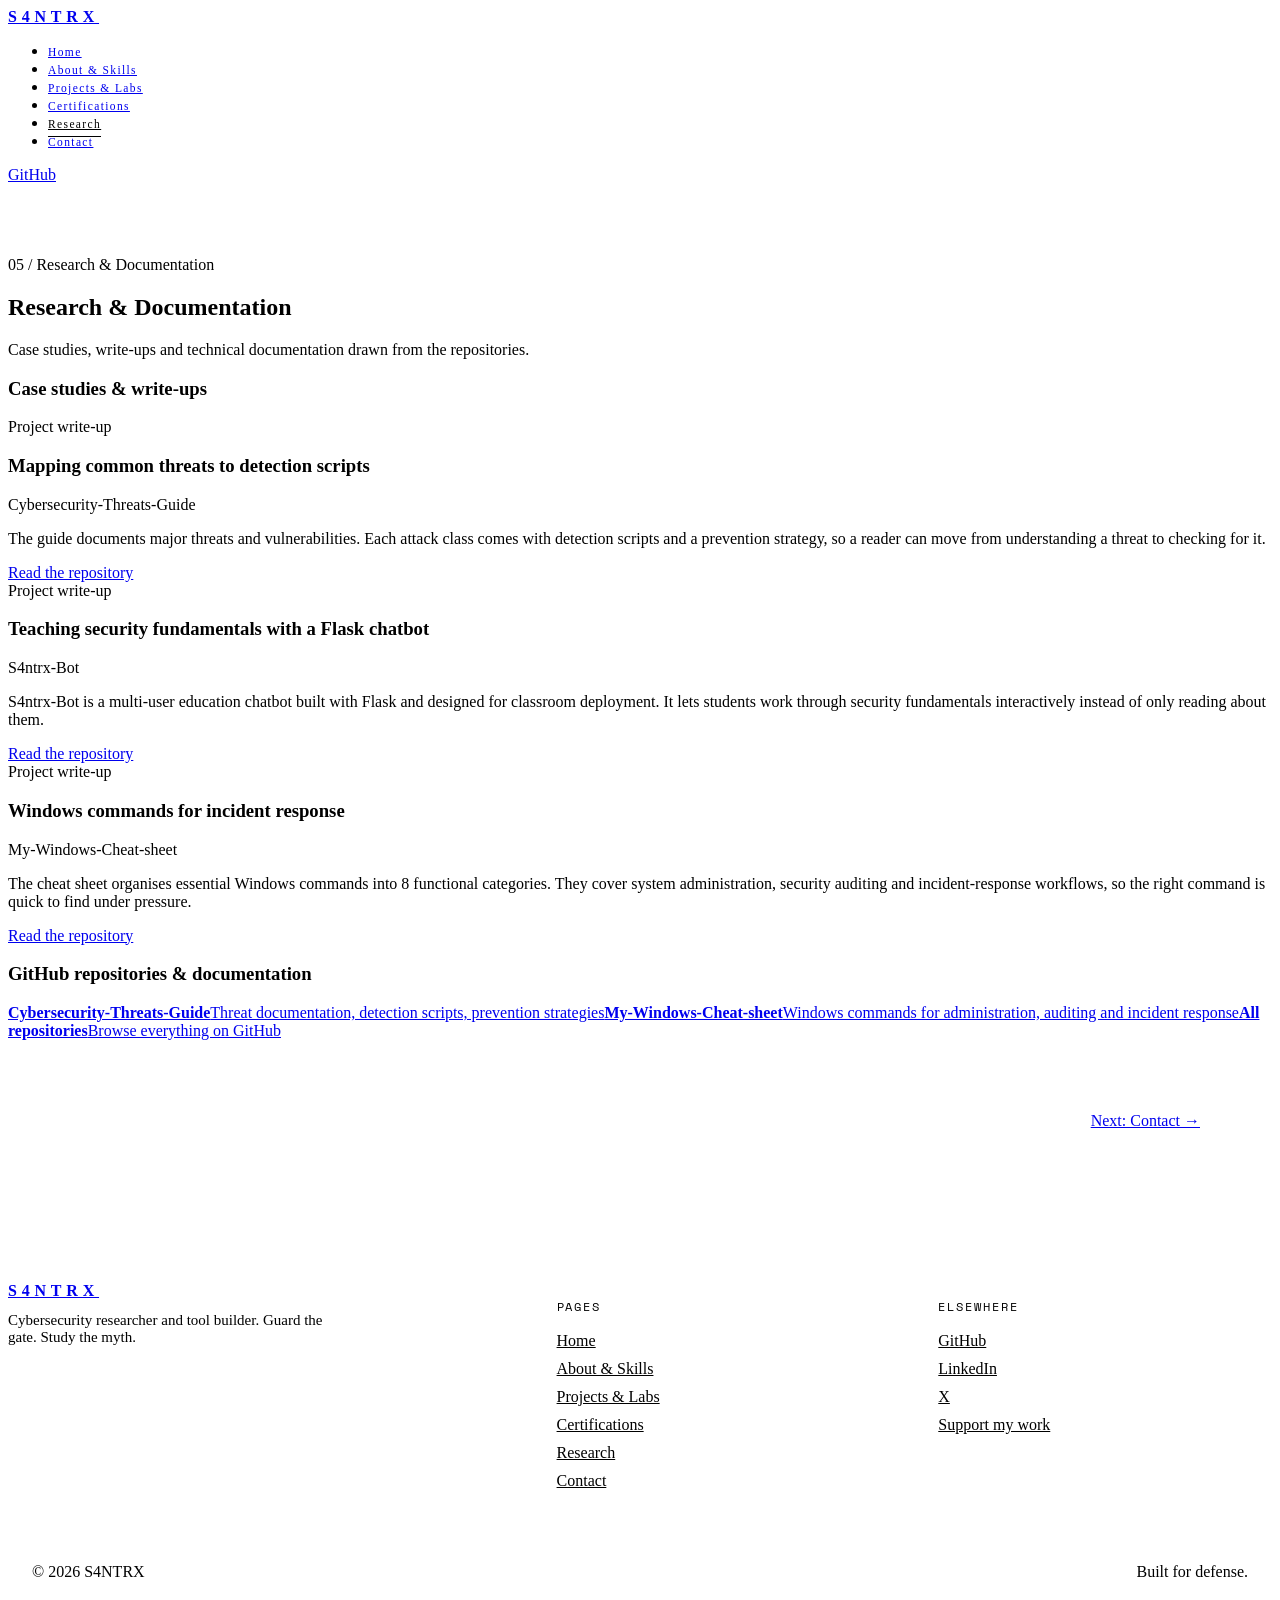
<file: research.html>
<!DOCTYPE html>
<html lang="en"><head><meta charset="utf-8"><meta name="viewport" content="width=device-width, initial-scale=1, viewport-fit=cover"><title>Research &amp; Documentation | S4NTRX</title><meta name="description" content="Case studies, write-ups and technical documentation."><link rel="icon" type="image/svg+xml" href="favicon.svg"><link rel="preconnect" href="https://fonts.googleapis.com"><link rel="preconnect" href="https://fonts.gstatic.com" crossorigin><link href="https://fonts.googleapis.com/css2?family=Bodoni+Moda:ital,wght@0,400;0,600;1,400&family=Great+Vibes&family=Space+Mono:wght@400;700&family=UnifrakturCook:wght@700&display=swap" rel="stylesheet"><link rel="stylesheet" href="style.css"></head>
<body><nav><div class="wrap"><a class="brand mono" href="index.html"><b>S4NTRX</b></a><ul class="mono" id="tabs"><li><a href="index.html">Home</a></li><li><a href="about.html">About &amp; Skills</a></li><li><a href="projects.html">Projects &amp; Labs</a></li><li><a href="certifications.html">Certifications</a></li><li><a href="research.html" aria-current=page>Research</a></li><li><a href="contact.html">Contact</a></li></ul><a class="btn mono" href="https://github.com/s4ntrx">GitHub</a></div></nav><main id="top"><section id="research" class="page"><div class="wrap"><div class="key"></div><p class="idx mono">05 / Research &amp; Documentation</p><h2>Research &amp; Documentation</h2><p class="sub">Case studies, write-ups and technical documentation drawn from the repositories.</p><h3 class="h3 f0">Case studies &amp; write-ups</h3><div class="cards" id="posts"></div><h3 class="h3">GitHub repositories &amp; documentation</h3><div class="docs"><a class="doc" href="https://github.com/s4ntrx/Cybersecurity-Threats-Guide"><b>Cybersecurity-Threats-Guide</b><span class="mono">Threat documentation, detection scripts, prevention strategies</span></a><a class="doc" href="https://github.com/s4ntrx/My-Windows-Cheat-sheet"><b>My-Windows-Cheat-sheet</b><span class="mono">Windows commands for administration, auditing and incident response</span></a><a class="doc" href="https://github.com/s4ntrx?tab=repositories"><b>All repositories</b><span class="mono">Browse everything on GitHub</span></a></div></div></section><div class="nextp"><a class="btn mono" href="contact.html">Next: Contact →</a></div></main><footer class="foot"><div class="wrap fgrid"><div><a class="brand mono" href="index.html"><b>S4NTRX</b></a><p>Cybersecurity researcher and tool builder. Guard the gate. Study the myth.</p></div><div><h4>Pages</h4><a class="l" href="index.html">Home</a><a class="l" href="about.html">About &amp; Skills</a><a class="l" href="projects.html">Projects &amp; Labs</a><a class="l" href="certifications.html">Certifications</a><a class="l" href="research.html">Research</a><a class="l" href="contact.html">Contact</a></div><div><h4>Elsewhere</h4><a class="l" href="https://github.com/s4ntrx">GitHub</a><a class="l" href="https://www.linkedin.com/in/peter-kariuki-150546432">LinkedIn</a><a class="l" href="https://x.com/BdMutant">X</a><a class="l" href="https://paystack.shop/pay/bxg5kd2ghg">Support my work</a></div></div><div class="wrap fbase mono"><span>© 2026 S4NTRX</span><span>Built for defense.</span></div></footer><script src="app.js"></script></body></html>
</file>
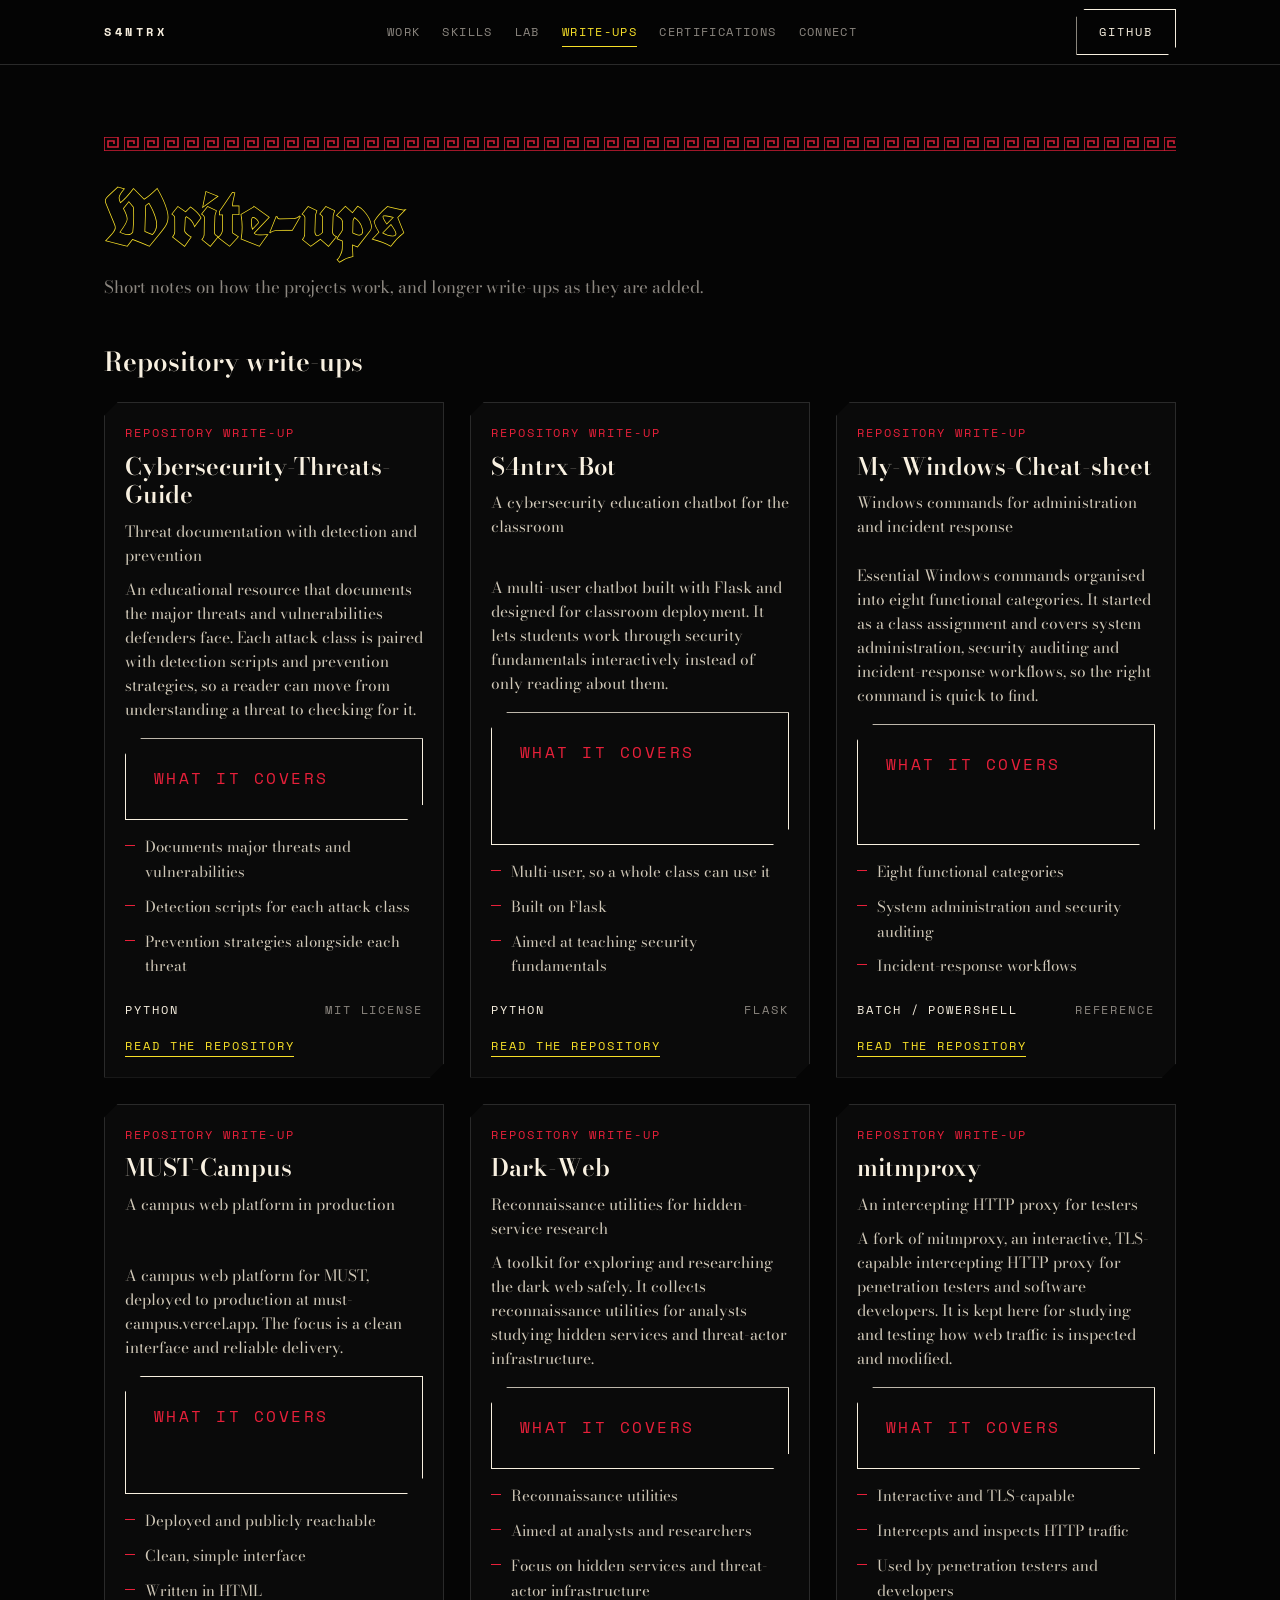
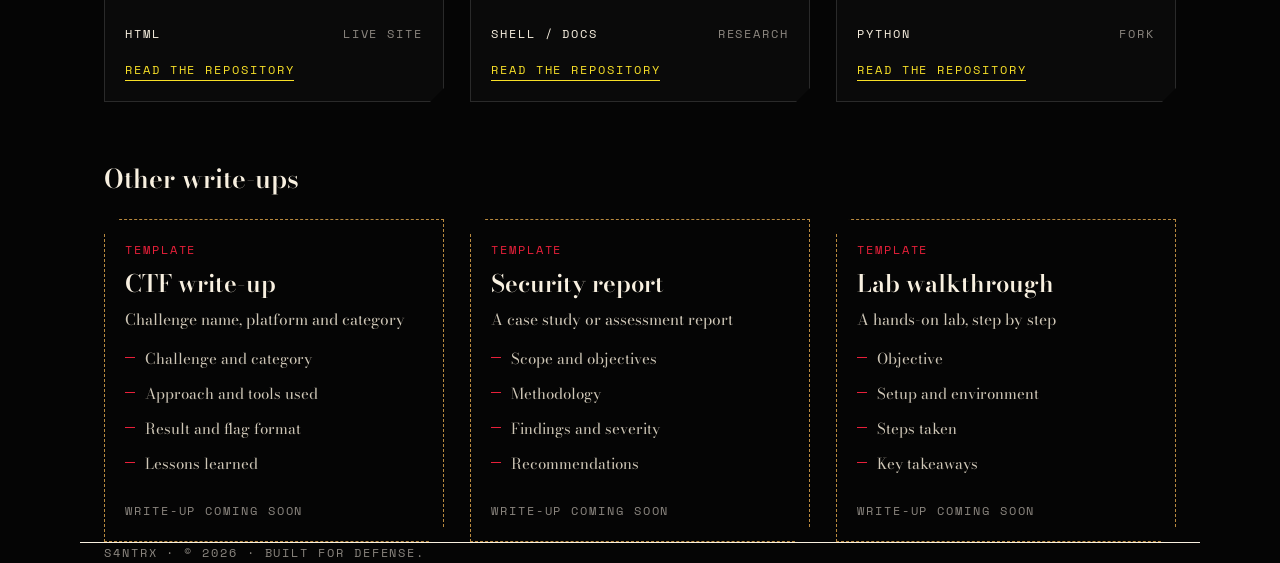
<file: writeups.html>
<!DOCTYPE html>
<html lang="en"><head><meta charset="utf-8"><meta name="viewport" content="width=device-width, initial-scale=1, viewport-fit=cover"><title>Write-ups | S4NTRX</title><meta name="description" content="Repository write-ups and case studies by S4NTRX."><link rel="icon" type="image/svg+xml" href="data:image/svg+xml,%3Csvg%20xmlns%3D%22http%3A%2F%2Fwww.w3.org%2F2000%2Fsvg%22%20viewBox%3D%22-200%20-200%20400%20400%22%3E%3Crect%20x%3D%22-200%22%20y%3D%22-200%22%20width%3D%22400%22%20height%3D%22400%22%20rx%3D%2264%22%20fill%3D%22%23050505%22%2F%3E%3Crect%20x%3D%22-190%22%20y%3D%22-190%22%20width%3D%22380%22%20height%3D%22380%22%20rx%3D%2256%22%20fill%3D%22none%22%20stroke%3D%22%23F8F0E0%22%20stroke-width%3D%225%22%2F%3E%3Cg%3E%3Cpath%20d%3D%22M0%20158A158%20158%200%200%200%2079.0%20-136.8%22%20fill%3D%22none%22%20stroke%3D%22%23B8893F%22%20stroke-width%3D%225%22%2F%3E%3Cpath%20transform%3D%22translate%2820.1%20156.7%29%20rotate%28-49.3%29%20scale%281.43%29%22%20d%3D%22M0%200C6-7%2018-7%2027%200%2018%207%206%207%200%200Z%22%20fill%3D%22%23B8893F%22%20stroke%3D%22%23050505%22%20stroke-width%3D%222%22%20stroke-linejoin%3D%22round%22%2F%3E%3Cpath%20transform%3D%22translate%2820.1%20156.7%29%20rotate%2834.7%29%20scale%281.43%29%22%20d%3D%22M0%200C6-7%2018-7%2027%200%2018%207%206%207%200%200Z%22%20fill%3D%22%23B8893F%22%20stroke%3D%22%23050505%22%20stroke-width%3D%222%22%20stroke-linejoin%3D%22round%22%2F%3E%3Cpath%20transform%3D%22translate%2863.1%20144.9%29%20rotate%28-65.5%29%20scale%281.39%29%22%20d%3D%22M0%200C6-7%2018-7%2027%200%2018%207%206%207%200%200Z%22%20fill%3D%22%23B8893F%22%20stroke%3D%22%23050505%22%20stroke-width%3D%222%22%20stroke-linejoin%3D%22round%22%2F%3E%3Cpath%20transform%3D%22translate%2863.1%20144.9%29%20rotate%2818.5%29%20scale%281.39%29%22%20d%3D%22M0%200C6-7%2018-7%2027%200%2018%207%206%207%200%200Z%22%20fill%3D%22%23B8893F%22%20stroke%3D%22%23050505%22%20stroke-width%3D%222%22%20stroke-linejoin%3D%22round%22%2F%3E%3Cpath%20transform%3D%22translate%28101.0%20121.5%29%20rotate%28-81.7%29%20scale%281.34%29%22%20d%3D%22M0%200C6-7%2018-7%2027%200%2018%207%206%207%200%200Z%22%20fill%3D%22%23B8893F%22%20stroke%3D%22%23050505%22%20stroke-width%3D%222%22%20stroke-linejoin%3D%22round%22%2F%3E%3Cpath%20transform%3D%22translate%28101.0%20121.5%29%20rotate%282.3%29%20scale%281.34%29%22%20d%3D%22M0%200C6-7%2018-7%2027%200%2018%207%206%207%200%200Z%22%20fill%3D%22%23B8893F%22%20stroke%3D%22%23050505%22%20stroke-width%3D%222%22%20stroke-linejoin%3D%22round%22%2F%3E%3Cpath%20transform%3D%22translate%28130.9%2088.4%29%20rotate%28-98.0%29%20scale%281.30%29%22%20d%3D%22M0%200C6-7%2018-7%2027%200%2018%207%206%207%200%200Z%22%20fill%3D%22%23B8893F%22%20stroke%3D%22%23050505%22%20stroke-width%3D%222%22%20stroke-linejoin%3D%22round%22%2F%3E%3Cpath%20transform%3D%22translate%28130.9%2088.4%29%20rotate%28-14.0%29%20scale%281.30%29%22%20d%3D%22M0%200C6-7%2018-7%2027%200%2018%207%206%207%200%200Z%22%20fill%3D%22%23B8893F%22%20stroke%3D%22%23050505%22%20stroke-width%3D%222%22%20stroke-linejoin%3D%22round%22%2F%3E%3Cpath%20transform%3D%22translate%28150.4%2048.3%29%20rotate%28-114.2%29%20scale%281.25%29%22%20d%3D%22M0%200C6-7%2018-7%2027%200%2018%207%206%207%200%200Z%22%20fill%3D%22%23B8893F%22%20stroke%3D%22%23050505%22%20stroke-width%3D%222%22%20stroke-linejoin%3D%22round%22%2F%3E%3Cpath%20transform%3D%22translate%28150.4%2048.3%29%20rotate%28-30.2%29%20scale%281.25%29%22%20d%3D%22M0%200C6-7%2018-7%2027%200%2018%207%206%207%200%200Z%22%20fill%3D%22%23B8893F%22%20stroke%3D%22%23050505%22%20stroke-width%3D%222%22%20stroke-linejoin%3D%22round%22%2F%3E%3Cpath%20transform%3D%22translate%28157.9%204.4%29%20rotate%28-130.4%29%20scale%281.21%29%22%20d%3D%22M0%200C6-7%2018-7%2027%200%2018%207%206%207%200%200Z%22%20fill%3D%22%23B8893F%22%20stroke%3D%22%23050505%22%20stroke-width%3D%222%22%20stroke-linejoin%3D%22round%22%2F%3E%3Cpath%20transform%3D%22translate%28157.9%204.4%29%20rotate%28-46.4%29%20scale%281.21%29%22%20d%3D%22M0%200C6-7%2018-7%2027%200%2018%207%206%207%200%200Z%22%20fill%3D%22%23B8893F%22%20stroke%3D%22%23050505%22%20stroke-width%3D%222%22%20stroke-linejoin%3D%22round%22%2F%3E%3Cpath%20transform%3D%22translate%28152.9%20-39.9%29%20rotate%28-146.6%29%20scale%281.16%29%22%20d%3D%22M0%200C6-7%2018-7%2027%200%2018%207%206%207%200%200Z%22%20fill%3D%22%23B8893F%22%20stroke%3D%22%23050505%22%20stroke-width%3D%222%22%20stroke-linejoin%3D%22round%22%2F%3E%3Cpath%20transform%3D%22translate%28152.9%20-39.9%29%20rotate%28-62.6%29%20scale%281.16%29%22%20d%3D%22M0%200C6-7%2018-7%2027%200%2018%207%206%207%200%200Z%22%20fill%3D%22%23B8893F%22%20stroke%3D%22%23050505%22%20stroke-width%3D%222%22%20stroke-linejoin%3D%22round%22%2F%3E%3Cpath%20transform%3D%22translate%28135.6%20-81.0%29%20rotate%28-162.9%29%20scale%281.12%29%22%20d%3D%22M0%200C6-7%2018-7%2027%200%2018%207%206%207%200%200Z%22%20fill%3D%22%23B8893F%22%20stroke%3D%22%23050505%22%20stroke-width%3D%222%22%20stroke-linejoin%3D%22round%22%2F%3E%3Cpath%20transform%3D%22translate%28135.6%20-81.0%29%20rotate%28-78.9%29%20scale%281.12%29%22%20d%3D%22M0%200C6-7%2018-7%2027%200%2018%207%206%207%200%200Z%22%20fill%3D%22%23B8893F%22%20stroke%3D%22%23050505%22%20stroke-width%3D%222%22%20stroke-linejoin%3D%22round%22%2F%3E%3Cpath%20transform%3D%22translate%28107.6%20-115.7%29%20rotate%28-179.1%29%20scale%281.07%29%22%20d%3D%22M0%200C6-7%2018-7%2027%200%2018%207%206%207%200%200Z%22%20fill%3D%22%23B8893F%22%20stroke%3D%22%23050505%22%20stroke-width%3D%222%22%20stroke-linejoin%3D%22round%22%2F%3E%3Cpath%20transform%3D%22translate%28107.6%20-115.7%29%20rotate%28-95.1%29%20scale%281.07%29%22%20d%3D%22M0%200C6-7%2018-7%2027%200%2018%207%206%207%200%200Z%22%20fill%3D%22%23B8893F%22%20stroke%3D%22%23050505%22%20stroke-width%3D%222%22%20stroke-linejoin%3D%22round%22%2F%3E%3Cpath%20d%3D%22M0%20158A158%20158%200%200%201%20-79.0%20-136.8%22%20fill%3D%22none%22%20stroke%3D%22%23B8893F%22%20stroke-width%3D%225%22%2F%3E%3Cpath%20transform%3D%22translate%28-20.1%20156.7%29%20rotate%28-214.7%29%20scale%281.43%29%22%20d%3D%22M0%200C6-7%2018-7%2027%200%2018%207%206%207%200%200Z%22%20fill%3D%22%23B8893F%22%20stroke%3D%22%23050505%22%20stroke-width%3D%222%22%20stroke-linejoin%3D%22round%22%2F%3E%3Cpath%20transform%3D%22translate%28-20.1%20156.7%29%20rotate%28-130.7%29%20scale%281.43%29%22%20d%3D%22M0%200C6-7%2018-7%2027%200%2018%207%206%207%200%200Z%22%20fill%3D%22%23B8893F%22%20stroke%3D%22%23050505%22%20stroke-width%3D%222%22%20stroke-linejoin%3D%22round%22%2F%3E%3Cpath%20transform%3D%22translate%28-63.1%20144.9%29%20rotate%28-198.5%29%20scale%281.39%29%22%20d%3D%22M0%200C6-7%2018-7%2027%200%2018%207%206%207%200%200Z%22%20fill%3D%22%23B8893F%22%20stroke%3D%22%23050505%22%20stroke-width%3D%222%22%20stroke-linejoin%3D%22round%22%2F%3E%3Cpath%20transform%3D%22translate%28-63.1%20144.9%29%20rotate%28-114.5%29%20scale%281.39%29%22%20d%3D%22M0%200C6-7%2018-7%2027%200%2018%207%206%207%200%200Z%22%20fill%3D%22%23B8893F%22%20stroke%3D%22%23050505%22%20stroke-width%3D%222%22%20stroke-linejoin%3D%22round%22%2F%3E%3Cpath%20transform%3D%22translate%28-101.0%20121.5%29%20rotate%28-182.3%29%20scale%281.34%29%22%20d%3D%22M0%200C6-7%2018-7%2027%200%2018%207%206%207%200%200Z%22%20fill%3D%22%23B8893F%22%20stroke%3D%22%23050505%22%20stroke-width%3D%222%22%20stroke-linejoin%3D%22round%22%2F%3E%3Cpath%20transform%3D%22translate%28-101.0%20121.5%29%20rotate%28-98.3%29%20scale%281.34%29%22%20d%3D%22M0%200C6-7%2018-7%2027%200%2018%207%206%207%200%200Z%22%20fill%3D%22%23B8893F%22%20stroke%3D%22%23050505%22%20stroke-width%3D%222%22%20stroke-linejoin%3D%22round%22%2F%3E%3Cpath%20transform%3D%22translate%28-130.9%2088.4%29%20rotate%28-166.0%29%20scale%281.30%29%22%20d%3D%22M0%200C6-7%2018-7%2027%200%2018%207%206%207%200%200Z%22%20fill%3D%22%23B8893F%22%20stroke%3D%22%23050505%22%20stroke-width%3D%222%22%20stroke-linejoin%3D%22round%22%2F%3E%3Cpath%20transform%3D%22translate%28-130.9%2088.4%29%20rotate%28-82.0%29%20scale%281.30%29%22%20d%3D%22M0%200C6-7%2018-7%2027%200%2018%207%206%207%200%200Z%22%20fill%3D%22%23B8893F%22%20stroke%3D%22%23050505%22%20stroke-width%3D%222%22%20stroke-linejoin%3D%22round%22%2F%3E%3Cpath%20transform%3D%22translate%28-150.4%2048.3%29%20rotate%28-149.8%29%20scale%281.25%29%22%20d%3D%22M0%200C6-7%2018-7%2027%200%2018%207%206%207%200%200Z%22%20fill%3D%22%23B8893F%22%20stroke%3D%22%23050505%22%20stroke-width%3D%222%22%20stroke-linejoin%3D%22round%22%2F%3E%3Cpath%20transform%3D%22translate%28-150.4%2048.3%29%20rotate%28-65.8%29%20scale%281.25%29%22%20d%3D%22M0%200C6-7%2018-7%2027%200%2018%207%206%207%200%200Z%22%20fill%3D%22%23B8893F%22%20stroke%3D%22%23050505%22%20stroke-width%3D%222%22%20stroke-linejoin%3D%22round%22%2F%3E%3Cpath%20transform%3D%22translate%28-157.9%204.4%29%20rotate%28-133.6%29%20scale%281.21%29%22%20d%3D%22M0%200C6-7%2018-7%2027%200%2018%207%206%207%200%200Z%22%20fill%3D%22%23B8893F%22%20stroke%3D%22%23050505%22%20stroke-width%3D%222%22%20stroke-linejoin%3D%22round%22%2F%3E%3Cpath%20transform%3D%22translate%28-157.9%204.4%29%20rotate%28-49.6%29%20scale%281.21%29%22%20d%3D%22M0%200C6-7%2018-7%2027%200%2018%207%206%207%200%200Z%22%20fill%3D%22%23B8893F%22%20stroke%3D%22%23050505%22%20stroke-width%3D%222%22%20stroke-linejoin%3D%22round%22%2F%3E%3Cpath%20transform%3D%22translate%28-152.9%20-39.9%29%20rotate%28-117.4%29%20scale%281.16%29%22%20d%3D%22M0%200C6-7%2018-7%2027%200%2018%207%206%207%200%200Z%22%20fill%3D%22%23B8893F%22%20stroke%3D%22%23050505%22%20stroke-width%3D%222%22%20stroke-linejoin%3D%22round%22%2F%3E%3Cpath%20transform%3D%22translate%28-152.9%20-39.9%29%20rotate%28-33.4%29%20scale%281.16%29%22%20d%3D%22M0%200C6-7%2018-7%2027%200%2018%207%206%207%200%200Z%22%20fill%3D%22%23B8893F%22%20stroke%3D%22%23050505%22%20stroke-width%3D%222%22%20stroke-linejoin%3D%22round%22%2F%3E%3Cpath%20transform%3D%22translate%28-135.6%20-81.0%29%20rotate%28-101.1%29%20scale%281.12%29%22%20d%3D%22M0%200C6-7%2018-7%2027%200%2018%207%206%207%200%200Z%22%20fill%3D%22%23B8893F%22%20stroke%3D%22%23050505%22%20stroke-width%3D%222%22%20stroke-linejoin%3D%22round%22%2F%3E%3Cpath%20transform%3D%22translate%28-135.6%20-81.0%29%20rotate%28-17.1%29%20scale%281.12%29%22%20d%3D%22M0%200C6-7%2018-7%2027%200%2018%207%206%207%200%200Z%22%20fill%3D%22%23B8893F%22%20stroke%3D%22%23050505%22%20stroke-width%3D%222%22%20stroke-linejoin%3D%22round%22%2F%3E%3Cpath%20transform%3D%22translate%28-107.6%20-115.7%29%20rotate%28-84.9%29%20scale%281.07%29%22%20d%3D%22M0%200C6-7%2018-7%2027%200%2018%207%206%207%200%200Z%22%20fill%3D%22%23B8893F%22%20stroke%3D%22%23050505%22%20stroke-width%3D%222%22%20stroke-linejoin%3D%22round%22%2F%3E%3Cpath%20transform%3D%22translate%28-107.6%20-115.7%29%20rotate%28-0.9%29%20scale%281.07%29%22%20d%3D%22M0%200C6-7%2018-7%2027%200%2018%207%206%207%200%200Z%22%20fill%3D%22%23B8893F%22%20stroke%3D%22%23050505%22%20stroke-width%3D%222%22%20stroke-linejoin%3D%22round%22%2F%3E%3C%2Fg%3E%3Ccircle%20r%3D%22122%22%20fill%3D%22none%22%20stroke%3D%22%23B8893F%22%20stroke-width%3D%226%22%2F%3E%3Cpath%20d%3D%22M0%20154l-16%2024%2016-8%2016%208z%22%20fill%3D%22%23E8203A%22%20stroke%3D%22%23050505%22%20stroke-width%3D%223%22%20stroke-linejoin%3D%22round%22%2F%3E%3Cpath%20d%3D%22M0-186l11%2011-11%2011-11-11z%22%20fill%3D%22%23E8203A%22%20stroke%3D%22%23050505%22%20stroke-width%3D%223%22%2F%3E%3Cpath%20d%3D%22M-42.838%2055.204Q-52.641999999999996%2055.204%20-59.786%2052.164Q-66.93%2049.124%20-71.718%2043.804L-78.786%2054.52H-81.37V23.284000000000002H-78.406Q-77.19%2029.516000000000002%20-74.53%2034.76Q-71.87%2040.004%20-67.652%2043.879999999999995Q-63.434%2047.756%20-57.62%2049.922Q-51.806%2052.088%20-44.206%2052.088Q-36.15%2052.088%20-30.26%2049.352000000000004Q-24.370000000000005%2046.616%20-21.178000000000004%2041.41Q-17.986000000000004%2036.204%20-17.986000000000004%2028.68Q-17.986000000000004%2021.992%20-21.254000000000005%2017.394Q-24.522000000000006%2012.796%20-29.956000000000003%209.414000000000001Q-35.39%206.032000000000004%20-41.85%203.182000000000002Q-48.31%200.33200000000000074%20-54.77%20-2.783999999999999Q-61.230000000000004%20-5.899999999999999%20-66.664%20-10.041999999999998Q-72.098%20-14.183999999999997%20-75.366%20-20.073999999999998Q-78.634%20-25.964%20-78.634%20-34.39999999999999Q-78.634%20-42.836%20-74.378%20-49.144Q-70.122%20-55.452%20-62.94%20-58.986Q-55.758%20-62.519999999999996%20-47.094%20-62.519999999999996Q-39.57%20-62.519999999999996%20-33.262%20-60.126Q-26.954%20-57.732%20-22.317999999999998%20-52.867999999999995L-15.25%20-62.519999999999996H-12.742000000000004V-31.283999999999992H-15.629999999999995Q-17.150000000000006%20-40.78399999999999%20-21.330000000000005%20-46.977999999999994Q-25.510000000000005%20-53.172%20-31.742%20-56.174Q-37.974%20-59.176%20-45.65%20-59.176Q-56.518%20-59.176%20-62.104%20-54.046Q-67.69%20-48.916%20-67.69%20-40.480000000000004Q-67.69%20-34.476%20-64.46000000000001%20-30.296Q-61.230000000000004%20-26.116%20-55.91%20-22.961999999999996Q-50.589999999999996%20-19.807999999999993%20-44.206%20-16.995999999999995Q-37.822%20-14.183999999999997%20-31.438000000000002%20-10.953999999999997Q-25.054000000000002%20-7.723999999999997%20-19.734%20-3.315999999999999Q-14.414000000000001%201.0919999999999987%20-11.183999999999997%207.361999999999998Q-7.9539999999999935%2013.631999999999998%20-7.9539999999999935%2022.6Q-7.9539999999999935%2032.480000000000004%20-12.209999999999994%2039.81400000000001Q-16.465999999999994%2047.148%20-24.293999999999997%2051.176Q-32.122%2055.204%20-42.838%2055.204Z%22%20fill%3D%22%23F8F0E0%22%2F%3E%3Cpath%20d%3D%22M42.913999999999994%2053.0V50.036H57.35399999999999V21.764H4.457999999999994L59.63399999999999%20-61.0H71.794V18.800000000000004H88.514V21.764H71.794V50.036H83.19399999999999V53.0ZM57.35399999999999%2018.800000000000004V-51.879999999999995L10.081999999999994%2018.800000000000004Z%22%20fill%3D%22%23E8203A%22%2F%3E%3C%2Fsvg%3E"><link rel="preconnect" href="https://fonts.googleapis.com"><link rel="preconnect" href="https://fonts.gstatic.com" crossorigin><link href="https://fonts.googleapis.com/css2?family=Bodoni+Moda:ital,wght@0,400;0,600;1,400&family=Great+Vibes&family=Space+Mono:wght@400;700&family=UnifrakturCook:wght@700&display=swap" rel="stylesheet"><style>
:root{--bk:#050505;--bone:#F8F0E0;--red:#E8203A;--yel:#F8E028;--gold:#B8893F;--mute:#8C8780;--line:#2a2a2a;color-scheme:dark}
*{box-sizing:border-box;margin:0}
html{scroll-behavior:smooth;scroll-padding-top:72px}
body{background:var(--bk);color:var(--bone);font:17px/1.65 "Bodoni Moda",Georgia,serif;padding:env(safe-area-inset-top) 0 env(safe-area-inset-bottom)}
a{color:inherit;text-decoration:none}
a:focus-visible,button:focus-visible,input:focus-visible,textarea:focus-visible{outline:2px solid var(--yel);outline-offset:3px}
.mono{font-family:"Space Mono",monospace;font-size:12px;letter-spacing:.16em;text-transform:uppercase}
.wrap{max-width:1120px;margin:0 auto;padding:0 24px}
nav{position:sticky;top:0;z-index:5;background:rgba(5,5,5,.94);border-bottom:1px solid var(--line)}
nav .wrap{display:flex;align-items:center;justify-content:space-between;height:64px;gap:16px}
nav b{font-weight:600;letter-spacing:.3em}
nav ul{display:flex;gap:28px;list-style:none;padding:0}
nav ul a{color:var(--mute)}nav ul a:hover{color:var(--bone)}
.btn{display:inline-block;padding:12px 22px;border:1px solid var(--bone);clip-path:polygon(8px 0,100% 0,100% calc(100% - 8px),calc(100% - 8px) 100%,0 100%,0 8px)}
.btn.red{background:var(--red);border-color:var(--red)}.btn:hover{background:var(--yel);border-color:var(--yel);color:var(--bk)}
.hero{display:grid;grid-template-columns:1.2fr .8fr;gap:32px;align-items:center;padding:72px 0 56px}
.rule{display:flex;align-items:center;gap:16px;color:var(--bone)}.rule:before,.rule:after{content:"";height:1px;background:var(--bone);flex:1}
h1{font-weight:400;font-size:clamp(64px,13vw,168px);line-height:.95;letter-spacing:.02em;margin:18px 0 0}
.script{font-family:"Great Vibes",cursive;color:var(--red);font-size:clamp(48px,8vw,104px);line-height:1;margin:-.5em 0 0 .7em;position:relative}
.lead{max-width:520px;margin:28px 0;color:#d8d0c0}
.actions{display:flex;gap:14px;flex-wrap:wrap}
.emblem{width:100%;max-width:420px;justify-self:center}
.stats{display:grid;grid-template-columns:repeat(4,1fr);border-top:1px solid var(--bone);border-bottom:1px solid var(--bone)}
.stats div{padding:24px 16px;border-left:1px solid var(--line)}.stats div:first-child{border:0}
.stats b{display:block;font-size:44px;font-weight:400;color:var(--yel);line-height:1.1}
section{padding:96px 0 0}
.key{height:14px;margin:0 0 28px;background:url("data:image/svg+xml,%3Csvg xmlns='http://www.w3.org/2000/svg' width='20' height='14'%3E%3Cpath d='M0 14V0H14V10H4V4H10V7M0 14H20' fill='none' stroke='%23E8203A' stroke-width='1.6'/%3E%3C/svg%3E") repeat-x;opacity:.9}
h2{font:700 clamp(40px,7vw,76px)/1.05 "UnifrakturCook",serif;color:var(--bk);-webkit-text-stroke:1.5px var(--yel);paint-order:stroke fill}
.sub{max-width:620px;color:var(--mute);margin:14px 0 40px}
.row{display:grid;grid-template-columns:64px 1fr 150px 40px;gap:20px;align-items:start;padding:28px 0;border-top:1px solid var(--line);transition:border-color .2s}
.row:last-child{border-bottom:1px solid var(--line)}.row:hover{border-top-color:var(--red)}.row:hover .arr{color:var(--red);transform:translateX(4px)}
.row .n{color:var(--red);font-style:italic;font-size:26px}
.row h3{font-weight:600;font-size:26px;line-height:1.2;margin-bottom:6px}.row p{color:#cfc7b7;max-width:640px}
.tag{display:inline-block;margin:10px 8px 0 0;padding:2px 10px;border:1px solid var(--gold);color:var(--gold)}.tag.live{border-color:var(--yel);color:var(--yel)}
.arr{transition:.2s;font-size:22px;text-align:right}.lang{color:var(--mute)}
.skills{display:grid;grid-template-columns:1fr 1fr;gap:0 56px}
.sk{padding:20px 0;border-top:1px solid var(--line)}.sk h3{font-weight:600;font-size:21px;display:flex;justify-content:space-between;gap:12px}
.sk h3 span{color:var(--yel);font-family:"Space Mono",monospace;font-size:13px}.sk p{color:var(--mute);font-size:15px;margin:2px 0 12px}
.bar{height:4px;background:var(--line)}.bar i{display:block;height:100%;background:var(--red)}
.lab{border:1px solid var(--bone);padding:28px;clip-path:polygon(16px 0,100% 0,100% calc(100% - 16px),calc(100% - 16px) 100%,0 100%,0 16px)}
.tabs{display:flex;gap:10px;margin-bottom:20px}
.tabs button{background:none;border:1px solid var(--line);color:var(--mute);padding:8px 16px;cursor:pointer;font:inherit}
.tabs button[aria-selected=true]{border-color:var(--yel);color:var(--yel)}
textarea,input{width:100%;background:#0b0b0b;color:var(--bone);border:1px solid var(--line);padding:14px;font:14px "Space Mono",monospace;resize:vertical}
.out{margin-top:14px;padding:14px;border:1px dashed var(--gold);color:var(--yel);font:13px/1.7 "Space Mono",monospace;word-break:break-all;min-height:56px}
.out div{margin-bottom:6px}.out span{color:var(--mute)}
.pane[hidden]{display:none}.pane .btn{margin-top:12px;background:none;color:var(--bone);cursor:pointer;font:inherit}
.contact h2{font-size:clamp(36px,6vw,64px)}
.big{font-size:clamp(32px,5vw,56px);line-height:1.15;max-width:820px;margin-bottom:32px}.big em{color:var(--red);font-family:"Great Vibes",cursive;font-size:1.3em}
.links{display:flex;flex-wrap:wrap;gap:10px;margin-top:28px}.links a{padding:8px 14px;border:1px solid var(--line);color:var(--mute)}.links a:hover{border-color:var(--yel);color:var(--yel)}
footer{margin-top:96px;padding:28px 0;border-top:1px solid var(--bone);color:var(--mute)}
@media(max-width:820px){nav ul{display:none}.hero{grid-template-columns:1fr}.emblem{max-width:300px}.stats{grid-template-columns:1fr 1fr}.stats div:nth-child(3){border-left:0}.row{grid-template-columns:40px 1fr}.row .lang,.row .arr{display:none}.skills{grid-template-columns:1fr}}
@media(prefers-reduced-motion:reduce){*{transition:none!important;scroll-behavior:auto!important}}

.cards{display:grid;grid-template-columns:repeat(3,1fr);gap:22px}
.card{display:flex;flex-direction:column;border:1px solid var(--line);background:#0a0a0a;transition:border-color .2s,transform .2s}
.card:hover{border-color:var(--red);transform:translateY(-3px)}.card .art{display:block;width:100%}
.card .b{padding:20px;display:flex;flex-direction:column;gap:8px;flex:1}.card h3{font-weight:600;font-size:23px;line-height:1.2}.card p{color:#cfc7b7;font-size:15.5px;line-height:1.55;flex:1}
.card .f{display:flex;justify-content:space-between;color:var(--mute);margin-top:6px}.cap{color:var(--mute);font-size:10px;padding:6px 20px 0;opacity:.8}
.chips{display:flex;flex-wrap:wrap;gap:10px}.chips span{padding:8px 16px;border:1px solid var(--gold);color:var(--bone)}
details.post{border-top:1px solid var(--line);padding:22px 0}details.post:last-child{border-bottom:1px solid var(--line)}
details.post summary{cursor:pointer;list-style:none;display:grid;grid-template-columns:1fr auto;gap:6px 20px}details.post summary::-webkit-details-marker{display:none}
details.post h3{font-weight:600;font-size:25px}details.post .tg{color:var(--red)}details.post summary p{grid-column:1/-1;color:var(--mute)}
details.post[open] summary h3{color:var(--yel)}details.post .bd{max-width:720px;margin-top:14px;color:#d8d0c0}details.post .bd p{margin-bottom:12px}details.post a.l{color:var(--yel);border-bottom:1px solid var(--yel)}
.split{display:grid;grid-template-columns:1fr 1fr;gap:56px;margin-top:8px}.split h3{font-weight:600;font-size:26px;margin-bottom:18px}
.soc a{display:flex;justify-content:space-between;padding:14px 0;border-top:1px solid var(--line)}.soc a:last-child{border-bottom:1px solid var(--line)}.soc a:hover{color:var(--yel)}.soc span{color:var(--mute)}
form label{display:block;margin:14px 0 6px;color:var(--mute)}form .btn{margin-top:18px;background:var(--red);border-color:var(--red);color:var(--bone);cursor:pointer;font-family:"Space Mono",monospace}form .btn:hover{background:var(--yel);color:var(--bk)}
.hp{display:none}
.idx{color:var(--red);margin-bottom:10px}.mute{color:var(--mute);margin:18px 0 10px}
.h3{font-weight:600;font-size:26px;margin:56px 0 18px}.h3.f0{margin-top:0}
.two{display:grid;grid-template-columns:1.2fr .8fr;gap:56px}.two p{color:#d8d0c0}
.focus{list-style:none;padding:0}.focus li{padding:12px 0;border-top:1px solid var(--line);color:#d8d0c0}.focus li:last-child{border-bottom:1px solid var(--line)}
.tight{padding-top:72px}
.empty{border:1px dashed var(--gold);padding:22px;color:var(--mute)}.empty a{color:var(--yel);border-bottom:1px solid var(--yel)}
.ent{padding:16px 0;border-top:1px solid var(--line)}.ent:last-child{border-bottom:1px solid var(--line)}.ent b{display:block;font-weight:600;font-size:20px}.ent span{color:var(--mute)}.ent .y{color:var(--yel);float:right}
.docs a.doc{display:flex;justify-content:space-between;align-items:baseline;gap:20px;flex-wrap:wrap;padding:20px 0;border-top:1px solid var(--line);transition:color .2s}.docs a.doc:last-child{border-bottom:1px solid var(--line)}.docs a.doc b{font-weight:600;font-size:22px}.docs a.doc span{color:var(--mute)}.docs a.doc:hover b{color:var(--yel)}
@media(max-width:820px){.two{grid-template-columns:1fr;gap:32px}}
.cards{gap:26px}.card{clip-path:polygon(14px 0,100% 0,100% calc(100% - 14px),calc(100% - 14px) 100%,0 100%,0 14px)}
.shot{position:relative;overflow:hidden;border-bottom:1px solid var(--line);background:#070707}.shot .art{transition:transform .6s}.card:hover .shot .art{transform:scale(1.05)}
.num{position:absolute;top:10px;left:12px;color:var(--yel);background:rgba(5,5,5,.85);padding:2px 9px;border:1px solid var(--yel);font-size:11px}
.tags{display:flex;gap:6px;flex-wrap:wrap}.tags span{font:10px "Space Mono",monospace;letter-spacing:.12em;text-transform:uppercase;padding:2px 8px;border:1px solid var(--gold);color:var(--gold)}
.go{color:var(--yel);margin-top:8px;transition:letter-spacing .25s}.card:hover .go{letter-spacing:.26em}.lang{color:var(--bone)}
.sf{display:flex;gap:14px;align-items:center}.sf svg{width:13px;height:13px;fill:var(--yel);vertical-align:-2px;margin-right:4px}.sf b{font-weight:400;color:var(--bone)}
.post.card .b{gap:10px}.post.card .tg{color:var(--red)}.post.card h3{font-size:24px}.post.card .l{color:var(--yel);border-bottom:1px solid var(--yel);align-self:flex-start;margin-top:6px}
.card:hover .art{filter:brightness(1.12)}
.tb{width:100%;border-collapse:collapse;font:12px "Space Mono",monospace;white-space:nowrap}.tb th{text-align:left;color:var(--mute);font-weight:400;padding:8px 12px;border-bottom:1px solid var(--bone);position:sticky;top:0;background:var(--bk)}.tb td{padding:6px 12px;border-bottom:1px solid var(--line)}.tb td:nth-child(4){color:var(--yel)}
.lab .btn{background:none;color:var(--bone);cursor:pointer;font:inherit;margin:12px 10px 0 0}.lab .actions .btn{margin:0}.lab .btn:hover{background:var(--yel);color:var(--bk)}
.soc{display:flex;flex-wrap:wrap;gap:12px}.soc a{display:inline-flex;align-items:center;gap:10px;padding:11px 18px;border:1px solid var(--gold);border-top:1px solid var(--gold);clip-path:polygon(8px 0,100% 0,100% calc(100% - 8px),calc(100% - 8px) 100%,0 100%,0 8px)}.soc a:last-child{border-bottom:1px solid var(--gold)}.soc a:hover{border-color:var(--yel);color:var(--yel)}.soc svg{width:18px;height:18px;fill:currentColor;flex:none}
@media(max-width:820px){.cards{grid-template-columns:1fr}.split{grid-template-columns:1fr;gap:40px}}


nav ul{gap:22px}nav ul a{font-size:11.5px;letter-spacing:.12em;padding:6px 0;white-space:nowrap;border-bottom:1px solid transparent}
nav ul a[aria-current=page]{color:var(--yel);border-bottom-color:var(--yel)}.brand b{font-weight:600;letter-spacing:.3em}
.nextp{padding:72px 24px 0;max-width:1120px;margin:0 auto;display:flex;justify-content:flex-end}
@media(max-width:820px){nav .wrap{flex-wrap:wrap;height:auto;padding:10px 24px 6px}nav ul{display:flex!important;order:3;width:100%;overflow-x:auto;gap:20px;padding:6px 0 8px;scrollbar-width:none}nav ul::-webkit-scrollbar{display:none}}
@media(prefers-reduced-motion:reduce){.page.on{animation:none!important}}

.pagehead{padding:72px 0 0}
.mute2{color:var(--mute)}.card.post .lab{color:var(--red);margin-top:6px}
.pts{list-style:none;padding:0;color:#cfc7b7;font-size:15px}.pts li{position:relative;padding:5px 0 5px 20px}.pts li:before{content:"";position:absolute;left:0;top:15px;width:10px;height:1px;background:var(--red)}
.card.tpl{background:transparent;border:1px dashed var(--gold)}.card.tpl:hover{border-color:var(--yel);transform:none}.tpl .tg{color:var(--yel)}.soon{color:var(--mute);margin-top:auto;padding-top:10px}
.cframe{aspect-ratio:4/3;display:grid;place-items:center;border-bottom:1px dashed var(--gold);color:var(--mute);background:#080808;overflow:hidden}.cframe img{width:100%;height:100%;object-fit:cover;display:block}
.cmeta{display:flex;flex-wrap:wrap;gap:6px 16px;color:var(--mute)}.clinks{display:flex;gap:16px;margin-top:10px}.clinks a{color:var(--yel);border-bottom:1px solid var(--yel)}.clinks span{color:var(--mute);border-bottom:1px dashed var(--mute)}
nav ul a[aria-current=page]{color:var(--yel);border-bottom-color:var(--yel)}
</style></head>
<body id="top"><nav><div class="wrap"><a class="brand mono" href="index.html"><b>S4NTRX</b></a><ul class="mono"><li><a href="index.html#work">Work</a></li><li><a href="index.html#skills">Skills</a></li><li><a href="index.html#lab">Lab</a></li><li><a href="writeups.html" aria-current=page>Write-ups</a></li><li><a href="certifications.html">Certifications</a></li><li><a href="index.html#contact">Connect</a></li></ul><a class="btn mono" href="https://github.com/s4ntrx">GitHub</a></div></nav><main><section class="pagehead"><div class="wrap"><div class="key"></div><h2>Write-ups</h2><p class="sub">Short notes on how the projects work, and longer write-ups as they are added.</p><h3 class="h3 f0">Repository write-ups</h3><div class="cards"><article class="card post"><div class="b"><span class="tg mono">Repository write-up</span><h3>Cybersecurity-Threats-Guide</h3><p class="mute2">Threat documentation with detection and prevention</p><p>An educational resource that documents the major threats and vulnerabilities defenders face. Each attack class is paired with detection scripts and prevention strategies, so a reader can move from understanding a threat to checking for it.</p><p class="lab mono">What it covers</p><ul class="pts"><li>Documents major threats and vulnerabilities</li><li>Detection scripts for each attack class</li><li>Prevention strategies alongside each threat</li></ul><div class="f mono"><span class="lang">Python</span><span>MIT license</span></div><a class="l mono" href="https://github.com/s4ntrx/Cybersecurity-Threats-Guide">Read the repository</a></div></article><article class="card post"><div class="b"><span class="tg mono">Repository write-up</span><h3>S4ntrx-Bot</h3><p class="mute2">A cybersecurity education chatbot for the classroom</p><p>A multi-user chatbot built with Flask and designed for classroom deployment. It lets students work through security fundamentals interactively instead of only reading about them.</p><p class="lab mono">What it covers</p><ul class="pts"><li>Multi-user, so a whole class can use it</li><li>Built on Flask</li><li>Aimed at teaching security fundamentals</li></ul><div class="f mono"><span class="lang">Python</span><span>Flask</span></div><a class="l mono" href="https://github.com/s4ntrx/S4ntrx-Bot">Read the repository</a></div></article><article class="card post"><div class="b"><span class="tg mono">Repository write-up</span><h3>My-Windows-Cheat-sheet</h3><p class="mute2">Windows commands for administration and incident response</p><p>Essential Windows commands organised into eight functional categories. It started as a class assignment and covers system administration, security auditing and incident-response workflows, so the right command is quick to find.</p><p class="lab mono">What it covers</p><ul class="pts"><li>Eight functional categories</li><li>System administration and security auditing</li><li>Incident-response workflows</li></ul><div class="f mono"><span class="lang">Batch / PowerShell</span><span>Reference</span></div><a class="l mono" href="https://github.com/s4ntrx/My-Windows-Cheat-sheet">Read the repository</a></div></article><article class="card post"><div class="b"><span class="tg mono">Repository write-up</span><h3>MUST-Campus</h3><p class="mute2">A campus web platform in production</p><p>A campus web platform for MUST, deployed to production at must-campus.vercel.app. The focus is a clean interface and reliable delivery.</p><p class="lab mono">What it covers</p><ul class="pts"><li>Deployed and publicly reachable</li><li>Clean, simple interface</li><li>Written in HTML</li></ul><div class="f mono"><span class="lang">HTML</span><span>Live site</span></div><a class="l mono" href="https://github.com/s4ntrx/MUST-Campus">Read the repository</a></div></article><article class="card post"><div class="b"><span class="tg mono">Repository write-up</span><h3>Dark-Web</h3><p class="mute2">Reconnaissance utilities for hidden-service research</p><p>A toolkit for exploring and researching the dark web safely. It collects reconnaissance utilities for analysts studying hidden services and threat-actor infrastructure.</p><p class="lab mono">What it covers</p><ul class="pts"><li>Reconnaissance utilities</li><li>Aimed at analysts and researchers</li><li>Focus on hidden services and threat-actor infrastructure</li></ul><div class="f mono"><span class="lang">Shell / Docs</span><span>Research</span></div><a class="l mono" href="https://github.com/s4ntrx/Dark-Web">Read the repository</a></div></article><article class="card post"><div class="b"><span class="tg mono">Repository write-up</span><h3>mitmproxy</h3><p class="mute2">An intercepting HTTP proxy for testers</p><p>A fork of mitmproxy, an interactive, TLS-capable intercepting HTTP proxy for penetration testers and software developers. It is kept here for studying and testing how web traffic is inspected and modified.</p><p class="lab mono">What it covers</p><ul class="pts"><li>Interactive and TLS-capable</li><li>Intercepts and inspects HTTP traffic</li><li>Used by penetration testers and developers</li></ul><div class="f mono"><span class="lang">Python</span><span>Fork</span></div><a class="l mono" href="https://github.com/s4ntrx/mitmproxy">Read the repository</a></div></article></div><h3 class="h3">Other write-ups</h3><div class="cards" id="more"><article class="card post tpl"><div class="b"><span class="tg mono">Template</span><h3>CTF write-up</h3><p class="mute2">Challenge name, platform and category</p><ul class="pts"><li>Challenge and category</li><li>Approach and tools used</li><li>Result and flag format</li><li>Lessons learned</li></ul><span class="soon mono">Write-up coming soon</span></div></article><article class="card post tpl"><div class="b"><span class="tg mono">Template</span><h3>Security report</h3><p class="mute2">A case study or assessment report</p><ul class="pts"><li>Scope and objectives</li><li>Methodology</li><li>Findings and severity</li><li>Recommendations</li></ul><span class="soon mono">Write-up coming soon</span></div></article><article class="card post tpl"><div class="b"><span class="tg mono">Template</span><h3>Lab walkthrough</h3><p class="mute2">A hands-on lab, step by step</p><ul class="pts"><li>Objective</li><li>Setup and environment</li><li>Steps taken</li><li>Key takeaways</li></ul><span class="soon mono">Write-up coming soon</span></div></article></div></div></section></main><footer class="wrap mono">S4NTRX · © 2026 · Built for defense.</footer><script>
const $=s=>document.querySelector(s);
/* To add a write-up, put an entry in this list. The template cards disappear as soon as the list has one.
   Entry shape: {tag:"CTF write-up", title:"Title", summary:"One line", body:"A short paragraph", points:["Point one","Point two"], link:"https://..."}  */
const writeups=[
];
const esc=t=>String(t==null?"":t).replace(/[&<>"]/g,c=>({"&":"&amp;","<":"&lt;",">":"&gt;",'"':"&quot;"}[c]));
if(writeups.length)$("#more").innerHTML=writeups.map(w=>`<article class="card post"><div class="b"><span class="tg mono">${esc(w.tag||"Write-up")}</span><h3>${esc(w.title)}</h3><p class="mute2">${esc(w.summary)}</p><p>${esc(w.body)}</p>${(w.points||[]).length?`<ul class="pts">${w.points.map(p=>`<li>${esc(p)}</li>`).join("")}</ul>`:""}${w.link?`<a class="l mono" href="${esc(w.link)}">Read the write-up</a>`:""}</div></article>`).join("");
</script></body></html>
</file>
<file: style.css>
.page{display:block!important}@keyframes fade{from{opacity:0;transform:translateY(6px)}to{opacity:1;transform:none}}main{animation:fade .35s ease}
section.page,#projects>section:first-child{padding-top:56px}
nav ul{gap:22px}nav ul a{font-size:11.5px;letter-spacing:.12em;padding:6px 0;white-space:nowrap;border-bottom:1px solid transparent}
nav ul a[aria-current=page]{color:var(--yel);border-bottom-color:var(--yel)}.brand b{font-weight:600;letter-spacing:.3em}
.nextp{padding:72px 24px 0;max-width:1120px;margin:0 auto;display:flex;justify-content:flex-end}
@media(max-width:820px){nav .wrap{flex-wrap:wrap;height:auto;padding:10px 24px 6px}nav ul{display:flex!important;order:3;width:100%;overflow-x:auto;gap:20px;padding:6px 0 8px;scrollbar-width:none}nav ul::-webkit-scrollbar{display:none}}
@media(prefers-reduced-motion:reduce){.page.on{animation:none!important}}

.foot{margin-top:112px;border-top:1px solid var(--bone);padding-top:40px}
.fgrid{display:grid;grid-template-columns:1.5fr 1fr 1fr;gap:48px}.fgrid p{color:var(--mute);max-width:340px;margin-top:12px;font-size:15px}
.fgrid h4{font:400 12px "Space Mono",monospace;letter-spacing:.16em;text-transform:uppercase;color:var(--red);margin-bottom:12px}
.fgrid a.l{display:block;color:var(--mute);padding:5px 0}.fgrid a.l:hover{color:var(--yel)}
.fbase{display:flex;justify-content:space-between;gap:16px;flex-wrap:wrap;padding:28px 24px;margin-top:40px;border-top:1px solid var(--line);color:var(--mute)}
@media(max-width:820px){.fgrid{grid-template-columns:1fr;gap:28px}}
</file>
